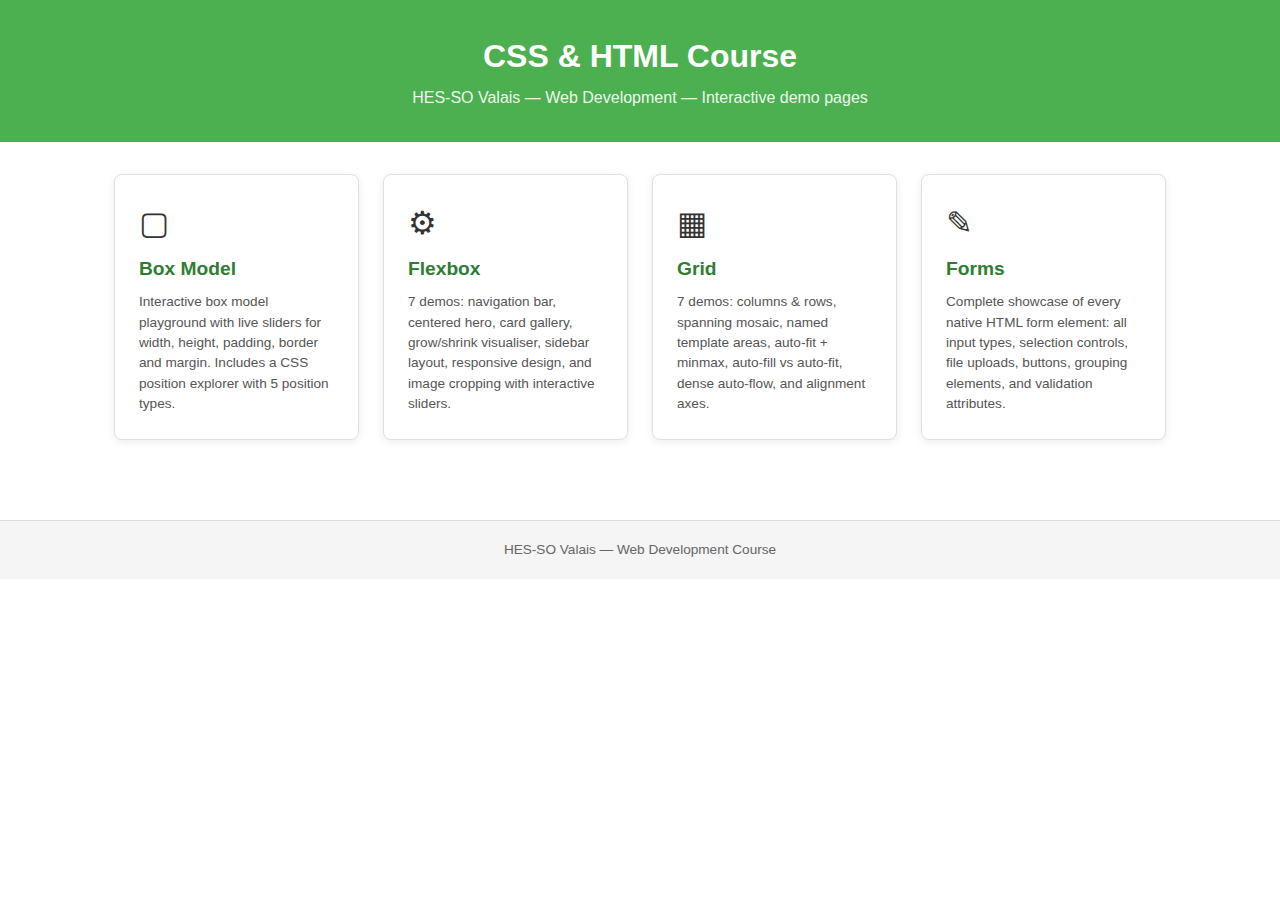
<file: index.html>
<!DOCTYPE html>
<html lang="en">
<head>
    <meta charset="utf-8">
    <meta name="viewport" content="width=device-width">
    <title>CSS &amp; HTML Course – HES-SO Valais</title>
    <link rel="stylesheet" href="css/reset.css">
    <link rel="stylesheet" href="css/variables.css">
    <link rel="stylesheet" href="css/layout.css">
    <link rel="stylesheet" href="css/typography.css">
    <link rel="stylesheet" href="css/forms.css">
    <link rel="stylesheet" href="css/components.css">
    <link rel="stylesheet" href="css/responsive.css">
</head>
<body>

    <!-- ====================================================
         Page header
    ===================================================== -->
    <header class="page-header">
        <h1>CSS &amp; HTML Course</h1>
        <p>HES-SO Valais &mdash; Web Development &mdash; Interactive demo pages</p>
    </header>

    <main class="page-main">

        <div class="hub-grid">

            <a class="hub-card" href="boxmodel.html">
                <span class="hub-card__icon">&#9634;</span>
                <h2 class="hub-card__title">Box Model</h2>
                <p class="hub-card__desc">
                    Interactive box model playground with live sliders for width, height, padding,
                    border and margin. Includes a CSS position explorer with 5 position types.
                </p>
            </a>

            <a class="hub-card" href="flexbox.html">
                <span class="hub-card__icon">&#9881;</span>
                <h2 class="hub-card__title">Flexbox</h2>
                <p class="hub-card__desc">
                    7 demos: navigation bar, centered hero, card gallery, grow/shrink visualiser,
                    sidebar layout, responsive design, and image cropping with interactive sliders.
                </p>
            </a>

            <a class="hub-card" href="grid.html">
                <span class="hub-card__icon">&#9638;</span>
                <h2 class="hub-card__title">Grid</h2>
                <p class="hub-card__desc">
                    7 demos: columns &amp; rows, spanning mosaic, named template areas, auto-fit + minmax,
                    auto-fill vs auto-fit, dense auto-flow, and alignment axes.
                </p>
            </a>

            <a class="hub-card" href="forms.html">
                <span class="hub-card__icon">&#9998;</span>
                <h2 class="hub-card__title">Forms</h2>
                <p class="hub-card__desc">
                    Complete showcase of every native HTML form element: all input types, selection
                    controls, file uploads, buttons, grouping elements, and validation attributes.
                </p>
            </a>

        </div>

    </main>

    <!-- ====================================================
         Page footer
    ===================================================== -->
    <footer class="page-footer">
        <p>
            HES-SO Valais &mdash; Web Development Course
        </p>
    </footer>

</body>
</html>
</file>
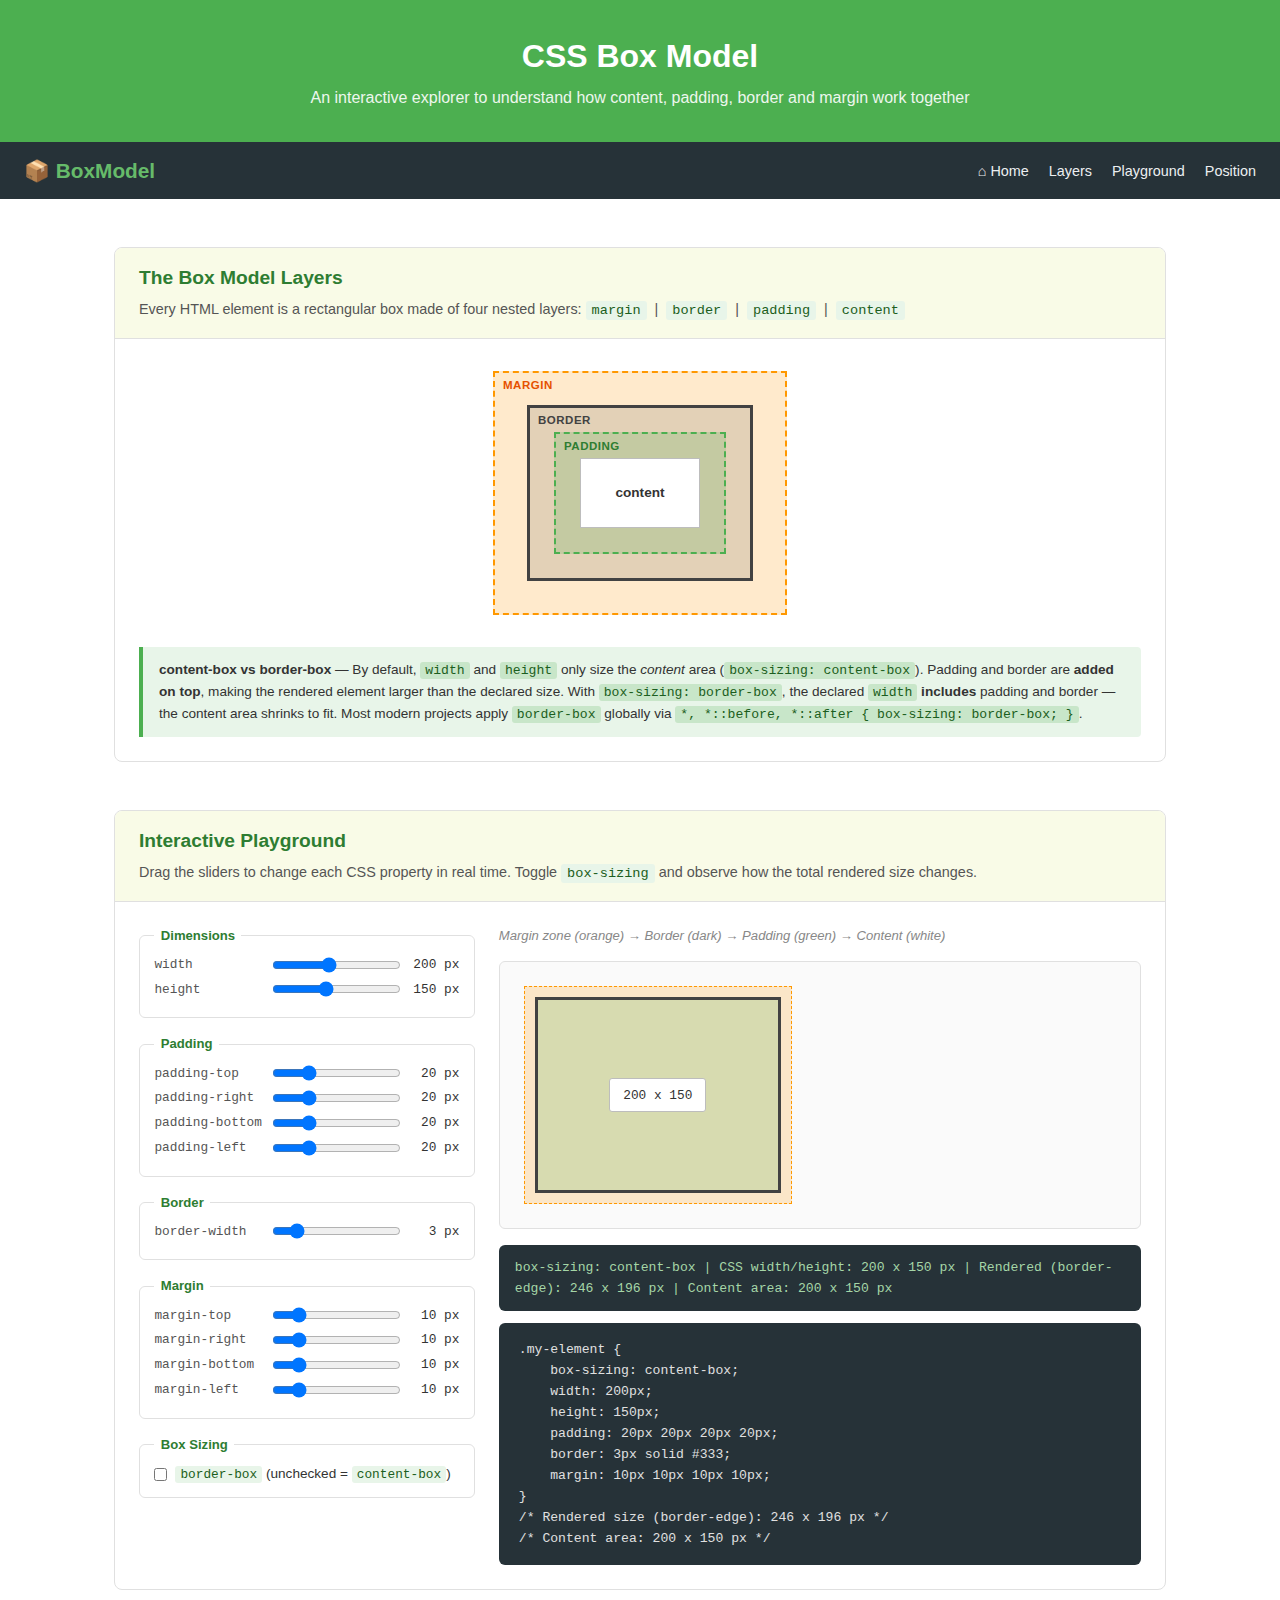
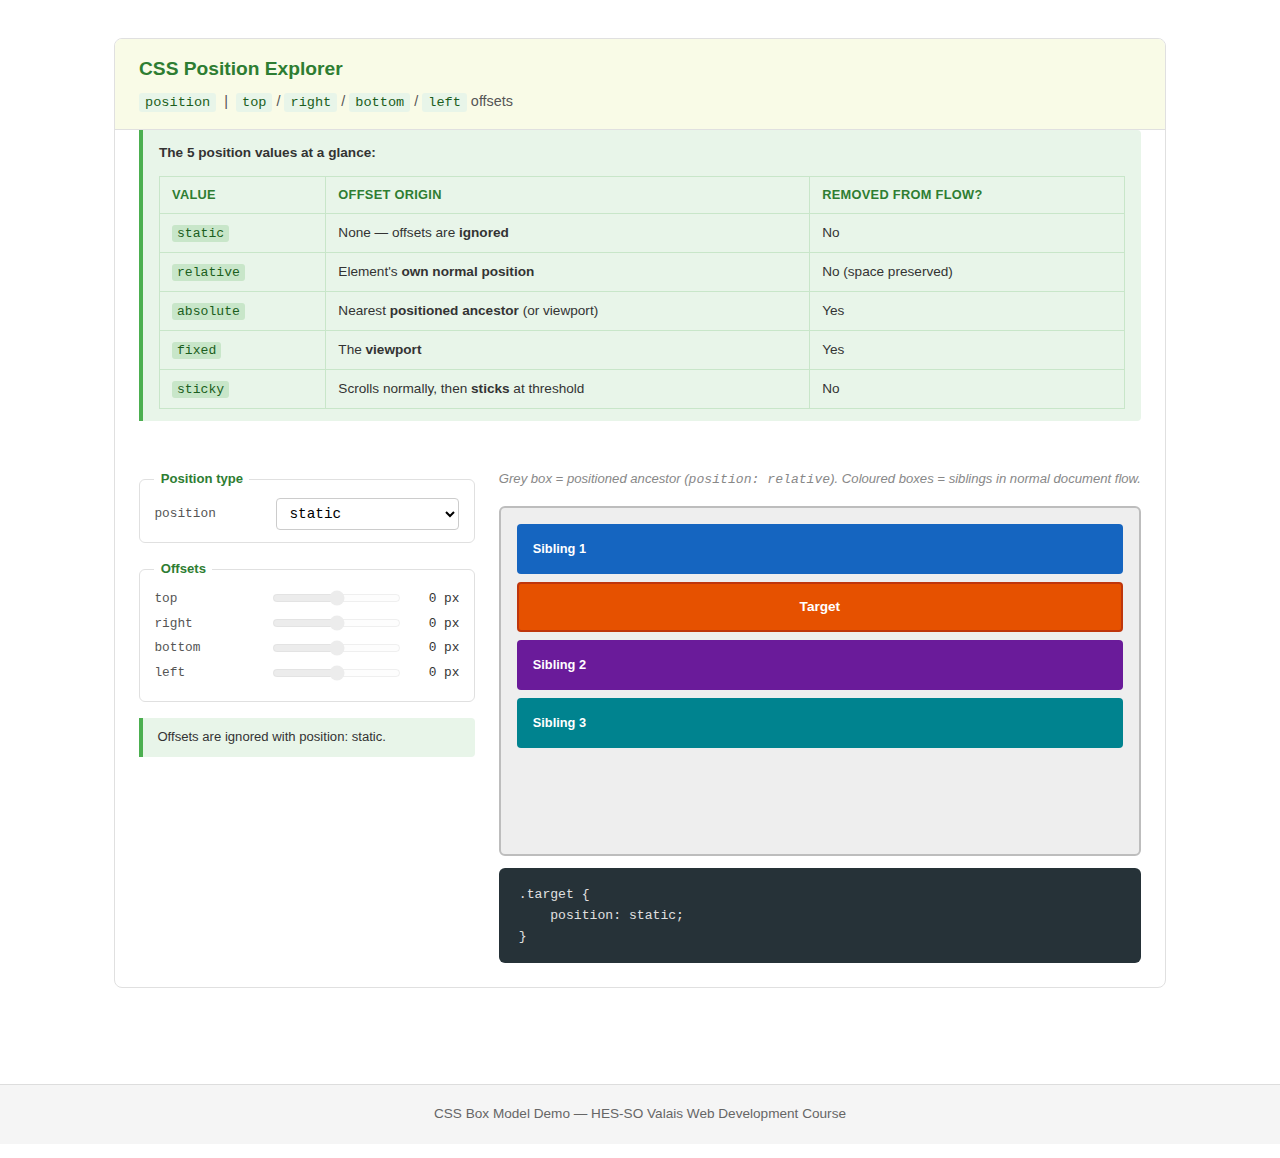
<file: boxmodel.html>
<!DOCTYPE html>
<html lang="en">
<head>
    <meta charset="utf-8">
    <meta name="viewport" content="width=device-width">
    <title>CSS Box Model – Interactive Explorer</title>
    <link rel="stylesheet" href="css/reset.css">
    <link rel="stylesheet" href="css/variables.css">
    <link rel="stylesheet" href="css/layout.css">
    <link rel="stylesheet" href="css/typography.css">
    <link rel="stylesheet" href="css/forms.css">
    <link rel="stylesheet" href="css/components.css">
    <link rel="stylesheet" href="css/responsive.css">
</head>
<body>

    <!-- ====================================================
         Page header
    ===================================================== -->
    <header class="page-header">
        <h1>CSS Box Model</h1>
        <p>An interactive explorer to understand how content, padding, border and margin work together</p>
    </header>

    <!-- ====================================================
         Site navigation
    ===================================================== -->
    <nav class="grid-nav" aria-label="Section navigation">
        <span class="grid-nav__logo">📦 BoxModel</span>
        <ul class="grid-nav__links" role="list">
            <li><a class="grid-nav__link" href="index.html">&#8962; Home</a></li>
            <li><a class="grid-nav__link" href="#demo-layers">Layers</a></li>
            <li><a class="grid-nav__link" href="#demo-playground">Playground</a></li>
            <li><a class="grid-nav__link" href="#demo-position">Position</a></li>
        </ul>
    </nav>

    <main class="page-main">

        <!-- ================================================
             Section 1 – Theory: the four layers
        ================================================= -->
        <section id="demo-layers" class="demo-section">
            <div class="demo-label">
                <h2>The Box Model Layers</h2>
                <p>
                    Every HTML element is a rectangular box made of four nested layers:
                    <code>margin</code> &nbsp;|&nbsp;
                    <code>border</code> &nbsp;|&nbsp;
                    <code>padding</code> &nbsp;|&nbsp;
                    <code>content</code>
                </p>
            </div>

            <!-- Static CSS-only diagram -->
            <div class="bm-diagram-wrapper">
                <div class="bm-diagram">
                    <span class="bm-diagram__tag">margin</span>
                    <div class="bm-diagram__layer--border">
                        <span class="bm-diagram__tag">border</span>
                        <div class="bm-diagram__layer--padding">
                            <span class="bm-diagram__tag">padding</span>
                            <div class="bm-diagram__layer--content">
                                content
                            </div>
                        </div>
                    </div>
                </div>
            </div>

            <!-- Why box -->
            <div class="demo-why">
                <strong>content-box vs border-box</strong> &mdash;
                By default, <code>width</code> and <code>height</code> only size the
                <em>content</em> area (<code>box-sizing: content-box</code>).
                Padding and border are <strong>added on top</strong>, making the rendered
                element larger than the declared size.
                With <code>box-sizing: border-box</code>, the declared <code>width</code>
                <strong>includes</strong> padding and border &mdash; the content area shrinks
                to fit. Most modern projects apply <code>border-box</code> globally via
                <code>*, *::before, *::after { box-sizing: border-box; }</code>.
            </div>
        </section>

        <!-- ================================================
             Section 2 – Interactive playground
        ================================================= -->
        <section id="demo-playground" class="demo-section">
            <div class="demo-label">
                <h2>Interactive Playground</h2>
                <p>
                    Drag the sliders to change each CSS property in real time.
                    Toggle <code>box-sizing</code> and observe how the total rendered size changes.
                </p>
            </div>

            <div class="bm-playground">

                <!-- ── Controls panel ──────────────────────── -->
                <div class="bm-controls">

                    <!-- Dimensions -->
                    <fieldset class="bm-controls__fieldset">
                        <legend>Dimensions</legend>
                        <label class="bm-controls__group">
                            <span class="bm-controls__name">width</span>
                            <input type="range" id="bm-width" min="50" max="400" value="200">
                            <output id="bm-width-val">200 px</output>
                        </label>
                        <label class="bm-controls__group">
                            <span class="bm-controls__name">height</span>
                            <input type="range" id="bm-height" min="50" max="300" value="150">
                            <output id="bm-height-val">150 px</output>
                        </label>
                    </fieldset>

                    <!-- Padding -->
                    <fieldset class="bm-controls__fieldset">
                        <legend>Padding</legend>
                        <label class="bm-controls__group">
                            <span class="bm-controls__name">padding-top</span>
                            <input type="range" id="bm-pt" min="0" max="80" value="20">
                            <output id="bm-pt-val">20 px</output>
                        </label>
                        <label class="bm-controls__group">
                            <span class="bm-controls__name">padding-right</span>
                            <input type="range" id="bm-pr" min="0" max="80" value="20">
                            <output id="bm-pr-val">20 px</output>
                        </label>
                        <label class="bm-controls__group">
                            <span class="bm-controls__name">padding-bottom</span>
                            <input type="range" id="bm-pb" min="0" max="80" value="20">
                            <output id="bm-pb-val">20 px</output>
                        </label>
                        <label class="bm-controls__group">
                            <span class="bm-controls__name">padding-left</span>
                            <input type="range" id="bm-pl" min="0" max="80" value="20">
                            <output id="bm-pl-val">20 px</output>
                        </label>
                    </fieldset>

                    <!-- Border -->
                    <fieldset class="bm-controls__fieldset">
                        <legend>Border</legend>
                        <label class="bm-controls__group">
                            <span class="bm-controls__name">border-width</span>
                            <input type="range" id="bm-bw" min="0" max="20" value="3">
                            <output id="bm-bw-val">3 px</output>
                        </label>
                    </fieldset>

                    <!-- Margin -->
                    <fieldset class="bm-controls__fieldset">
                        <legend>Margin</legend>
                        <label class="bm-controls__group">
                            <span class="bm-controls__name">margin-top</span>
                            <input type="range" id="bm-mt" min="0" max="60" value="10">
                            <output id="bm-mt-val">10 px</output>
                        </label>
                        <label class="bm-controls__group">
                            <span class="bm-controls__name">margin-right</span>
                            <input type="range" id="bm-mr" min="0" max="60" value="10">
                            <output id="bm-mr-val">10 px</output>
                        </label>
                        <label class="bm-controls__group">
                            <span class="bm-controls__name">margin-bottom</span>
                            <input type="range" id="bm-mb" min="0" max="60" value="10">
                            <output id="bm-mb-val">10 px</output>
                        </label>
                        <label class="bm-controls__group">
                            <span class="bm-controls__name">margin-left</span>
                            <input type="range" id="bm-ml" min="0" max="60" value="10">
                            <output id="bm-ml-val">10 px</output>
                        </label>
                    </fieldset>

                    <!-- Box-sizing toggle -->
                    <fieldset class="bm-controls__fieldset">
                        <legend>Box Sizing</legend>
                        <label class="bm-controls__checkbox">
                            <input type="checkbox" id="bm-border-box">
                            <span><code>border-box</code> (unchecked = <code>content-box</code>)</span>
                        </label>
                    </fieldset>
                </div>

                <!-- ── Live preview ────────────────────────── -->
                <div class="bm-preview">
                    <p class="bm-preview__hint">Margin zone (orange) &rarr; Border (dark) &rarr; Padding (green) &rarr; Content (white)</p>

                    <div class="bm-preview__stage">
                        <!-- Orange wrapper visualises the margin area -->
                        <div class="bm-margin-zone" id="bm-margin-zone">
                            <div class="bm-target" id="bm-target">
                                <span class="bm-target__label" id="bm-content-label">content</span>
                            </div>
                        </div>
                    </div>

                    <!-- Readout -->
                    <div class="bm-readout" id="bm-readout">
                        <!-- filled by JS -->
                    </div>

                    <!-- Live CSS code -->
                    <pre class="bm-code"><code id="bm-code-output">/* move a slider… */</code></pre>
                </div>

            </div>
        </section>

        <!-- ================================================
             Section 3 – CSS Position Explorer
             Demonstrates: position values + top/right/bottom/left offsets
        ================================================= -->
        <section id="demo-position" class="demo-section">
            <div class="demo-label">
                <h2>CSS Position Explorer</h2>
                <p>
                    <code>position</code> &nbsp;|&nbsp;
                    <code>top</code> / <code>right</code> / <code>bottom</code> / <code>left</code> offsets
                </p>
            </div>

            <!-- Theory: the 5 position values -->
            <div class="demo-why">
                <strong>The 5 position values at a glance:</strong>
                <table class="pos-theory-table">
                    <thead>
                        <tr>
                            <th>Value</th>
                            <th>Offset origin</th>
                            <th>Removed from flow?</th>
                        </tr>
                    </thead>
                    <tbody>
                        <tr>
                            <td><code>static</code></td>
                            <td>None &mdash; offsets are <strong>ignored</strong></td>
                            <td>No</td>
                        </tr>
                        <tr>
                            <td><code>relative</code></td>
                            <td>Element's <strong>own normal position</strong></td>
                            <td>No (space preserved)</td>
                        </tr>
                        <tr>
                            <td><code>absolute</code></td>
                            <td>Nearest <strong>positioned ancestor</strong> (or viewport)</td>
                            <td>Yes</td>
                        </tr>
                        <tr>
                            <td><code>fixed</code></td>
                            <td>The <strong>viewport</strong></td>
                            <td>Yes</td>
                        </tr>
                        <tr>
                            <td><code>sticky</code></td>
                            <td>Scrolls normally, then <strong>sticks</strong> at threshold</td>
                            <td>No</td>
                        </tr>
                    </tbody>
                </table>
            </div>

            <div class="pos-playground">

                <!-- ── Controls ────────────────────────────── -->
                <div class="pos-controls">

                    <!-- Position type selector -->
                    <fieldset class="bm-controls__fieldset">
                        <legend>Position type</legend>
                        <label class="pos-controls__select-label">
                            <span class="bm-controls__name">position</span>
                            <select id="pos-type" class="pos-controls__select">
                                <option value="static" selected>static</option>
                                <option value="relative">relative</option>
                                <option value="absolute">absolute</option>
                                <option value="fixed">fixed</option>
                                <option value="sticky">sticky</option>
                            </select>
                        </label>
                    </fieldset>

                    <!-- Offset sliders -->
                    <fieldset class="bm-controls__fieldset" id="pos-offsets-fieldset">
                        <legend>Offsets</legend>
                        <label class="bm-controls__group">
                            <span class="bm-controls__name">top</span>
                            <input type="range" id="pos-top" min="-200" max="200" value="0">
                            <output id="pos-top-val">0 px</output>
                        </label>
                        <label class="bm-controls__group">
                            <span class="bm-controls__name">right</span>
                            <input type="range" id="pos-right" min="-200" max="200" value="0">
                            <output id="pos-right-val">0 px</output>
                        </label>
                        <label class="bm-controls__group">
                            <span class="bm-controls__name">bottom</span>
                            <input type="range" id="pos-bottom" min="-200" max="200" value="0">
                            <output id="pos-bottom-val">0 px</output>
                        </label>
                        <label class="bm-controls__group">
                            <span class="bm-controls__name">left</span>
                            <input type="range" id="pos-left" min="-200" max="200" value="0">
                            <output id="pos-left-val">0 px</output>
                        </label>
                    </fieldset>

                    <!-- Origin info -->
                    <div class="pos-origin-info" id="pos-origin-info">
                        Offsets are ignored with <code>position: static</code>.
                    </div>
                </div>

                <!-- ── Live preview ────────────────────────── -->
                <div class="pos-preview">
                    <p class="bm-preview__hint">
                        Grey box = positioned ancestor (<code>position: relative</code>).
                        Coloured boxes = siblings in normal document flow.
                    </p>

                    <div class="pos-container" id="pos-container">
                        <!-- Origin marker (dashed crosshair at container 0,0) -->
                        <div class="pos-origin-marker" id="pos-origin-marker">
                            <span class="pos-origin-marker__label">origin</span>
                        </div>

                        <div class="pos-sibling pos-sibling--1">Sibling 1</div>
                        <div class="pos-target" id="pos-target">Target</div>
                        <div class="pos-sibling pos-sibling--2">Sibling 2</div>
                        <div class="pos-sibling pos-sibling--3">Sibling 3</div>

                        <!-- Extra tall content for sticky scrolling demo -->
                        <div class="pos-scroll-filler" id="pos-scroll-filler">
                            <p>Scroll down inside this container to see <code>sticky</code> in action&hellip;</p>
                            <div class="pos-scroll-filler__spacer"></div>
                            <p>End of scrollable area.</p>
                        </div>
                    </div>

                    <!-- Warning note for fixed/sticky -->
                    <p class="pos-note" id="pos-note"></p>

                    <!-- Live CSS code -->
                    <pre class="bm-code"><code id="pos-code-output">/* choose a position type… */</code></pre>
                </div>

            </div>
        </section>

    </main>

    <!-- ====================================================
         Page footer
    ===================================================== -->
    <footer class="page-footer">
        <p>
            CSS Box Model Demo &mdash; HES-SO Valais Web Development Course
        </p>
    </footer>

    <!-- ====================================================
         JavaScript – Interactive box model sliders
    ===================================================== -->
    <script>
    (function () {

        /* ── Slider references ───────────────────────── */
        var w   = document.getElementById('bm-width');
        var h   = document.getElementById('bm-height');
        var pt  = document.getElementById('bm-pt');
        var pr  = document.getElementById('bm-pr');
        var pb  = document.getElementById('bm-pb');
        var pl  = document.getElementById('bm-pl');
        var bw  = document.getElementById('bm-bw');
        var mt  = document.getElementById('bm-mt');
        var mr  = document.getElementById('bm-mr');
        var mb  = document.getElementById('bm-mb');
        var ml  = document.getElementById('bm-ml');
        var bb  = document.getElementById('bm-border-box');

        /* ── Output references ───────────────────────── */
        var wVal  = document.getElementById('bm-width-val');
        var hVal  = document.getElementById('bm-height-val');
        var ptVal = document.getElementById('bm-pt-val');
        var prVal = document.getElementById('bm-pr-val');
        var pbVal = document.getElementById('bm-pb-val');
        var plVal = document.getElementById('bm-pl-val');
        var bwVal = document.getElementById('bm-bw-val');
        var mtVal = document.getElementById('bm-mt-val');
        var mrVal = document.getElementById('bm-mr-val');
        var mbVal = document.getElementById('bm-mb-val');
        var mlVal = document.getElementById('bm-ml-val');

        /* ── Target elements ─────────────────────────── */
        var target      = document.getElementById('bm-target');
        var marginZone  = document.getElementById('bm-margin-zone');
        var readout     = document.getElementById('bm-readout');
        var codeOutput  = document.getElementById('bm-code-output');
        var contentLabel = document.getElementById('bm-content-label');

        /* ── All sliders in one array for event binding ── */
        var sliders = [w, h, pt, pr, pb, pl, bw, mt, mr, mb, ml];

        /* ── Main update function ────────────────────── */
        function update() {
            /* Read values as numbers */
            var vw  = Number(w.value);
            var vh  = Number(h.value);
            var vpt = Number(pt.value);
            var vpr = Number(pr.value);
            var vpb = Number(pb.value);
            var vpl = Number(pl.value);
            var vbw = Number(bw.value);
            var vmt = Number(mt.value);
            var vmr = Number(mr.value);
            var vmb = Number(mb.value);
            var vml = Number(ml.value);
            var isBorderBox = bb.checked;

            /* Update output labels */
            wVal.textContent  = vw  + ' px';
            hVal.textContent  = vh  + ' px';
            ptVal.textContent = vpt + ' px';
            prVal.textContent = vpr + ' px';
            pbVal.textContent = vpb + ' px';
            plVal.textContent = vpl + ' px';
            bwVal.textContent = vbw + ' px';
            mtVal.textContent = vmt + ' px';
            mrVal.textContent = vmr + ' px';
            mbVal.textContent = vmb + ' px';
            mlVal.textContent = vml + ' px';

            /* Apply styles to the target div */
            var boxSizing = isBorderBox ? 'border-box' : 'content-box';
            target.style.boxSizing    = boxSizing;
            target.style.width        = vw  + 'px';
            target.style.height       = vh  + 'px';
            target.style.paddingTop   = vpt + 'px';
            target.style.paddingRight = vpr + 'px';
            target.style.paddingBottom = vpb + 'px';
            target.style.paddingLeft  = vpl + 'px';
            target.style.borderWidth  = vbw + 'px';

            /* Apply margin to the margin-zone wrapper (so the orange shows) */
            marginZone.style.paddingTop    = vmt + 'px';
            marginZone.style.paddingRight  = vmr + 'px';
            marginZone.style.paddingBottom = vmb + 'px';
            marginZone.style.paddingLeft   = vml + 'px';

            /* Compute total rendered size */
            var totalW, totalH;
            if (isBorderBox) {
                /* border-box: declared width includes padding + border */
                totalW = vw;
                totalH = vh;
            } else {
                /* content-box: padding + border are added outside */
                totalW = vw + vpl + vpr + (vbw * 2);
                totalH = vh + vpt + vpb + (vbw * 2);
            }

            /* Compute content area for display */
            var contentW, contentH;
            if (isBorderBox) {
                contentW = Math.max(0, vw - vpl - vpr - (vbw * 2));
                contentH = Math.max(0, vh - vpt - vpb - (vbw * 2));
            } else {
                contentW = vw;
                contentH = vh;
            }

            contentLabel.textContent = contentW + ' x ' + contentH;

            /* Readout */
            readout.textContent =
                'box-sizing: ' + boxSizing +
                '  |  CSS width/height: ' + vw + ' x ' + vh + ' px' +
                '  |  Rendered (border-edge): ' + totalW + ' x ' + totalH + ' px' +
                '  |  Content area: ' + contentW + ' x ' + contentH + ' px';

            /* Live CSS code */
            codeOutput.textContent =
                '.my-element {\n' +
                '    box-sizing: ' + boxSizing + ';\n' +
                '    width: '  + vw  + 'px;\n' +
                '    height: ' + vh  + 'px;\n' +
                '    padding: ' + vpt + 'px ' + vpr + 'px ' + vpb + 'px ' + vpl + 'px;\n' +
                '    border: '  + vbw + 'px solid #333;\n' +
                '    margin: '  + vmt + 'px ' + vmr + 'px ' + vmb + 'px ' + vml + 'px;\n' +
                '}\n' +
                '/* Rendered size (border-edge): ' + totalW + ' x ' + totalH + ' px */\n' +
                '/* Content area: ' + contentW + ' x ' + contentH + ' px */';
        }

        /* ── Event binding ───────────────────────────── */
        sliders.forEach(function (slider) {
            slider.addEventListener('input', update);
        });
        bb.addEventListener('change', update);

        /* ── Initial render ──────────────────────────── */
        update();

    })();
    </script>

    <!-- ====================================================
         JavaScript – CSS Position Explorer
    ===================================================== -->
    <script>
    (function () {

        /* ── References ──────────────────────────────── */
        var posType    = document.getElementById('pos-type');
        var topSlider  = document.getElementById('pos-top');
        var rightSlider = document.getElementById('pos-right');
        var bottomSlider = document.getElementById('pos-bottom');
        var leftSlider  = document.getElementById('pos-left');
        var topVal     = document.getElementById('pos-top-val');
        var rightVal   = document.getElementById('pos-right-val');
        var bottomVal  = document.getElementById('pos-bottom-val');
        var leftVal    = document.getElementById('pos-left-val');
        var target     = document.getElementById('pos-target');
        var container  = document.getElementById('pos-container');
        var originInfo = document.getElementById('pos-origin-info');
        var originMark = document.getElementById('pos-origin-marker');
        var codeOutput = document.getElementById('pos-code-output');
        var noteEl     = document.getElementById('pos-note');
        var filler     = document.getElementById('pos-scroll-filler');

        var sliders = [topSlider, rightSlider, bottomSlider, leftSlider];
        var outputs = [topVal, rightVal, bottomVal, leftVal];

        /* ── Origin messages per position value ──────── */
        var origins = {
            'static':   'Offsets are ignored with position: static.',
            'relative': 'Origin: element\'s own normal position in the document flow.',
            'absolute': 'Origin: the grey container (nearest positioned ancestor with position: relative).',
            'fixed':    'Origin: the browser viewport (element leaves the flow entirely).',
            'sticky':   'Sticks when reaching the offset threshold during scroll inside the container.'
        };

        /* ── Main update function ────────────────────── */
        function updatePosition() {
            var type = posType.value;
            var vt = Number(topSlider.value);
            var vr = Number(rightSlider.value);
            var vb = Number(bottomSlider.value);
            var vl = Number(leftSlider.value);

            /* Update output labels */
            topVal.textContent    = vt + ' px';
            rightVal.textContent  = vr + ' px';
            bottomVal.textContent = vb + ' px';
            leftVal.textContent   = vl + ' px';

            /* Update origin info */
            originInfo.textContent = origins[type] || '';

            /* ── Slider enable/disable logic ─────────── */
            var allDisabled = (type === 'static');
            var stickyMode  = (type === 'sticky');

            sliders.forEach(function (s, i) {
                /* For sticky: only top is useful */
                if (stickyMode) {
                    s.disabled = (i !== 0); /* index 0 = top */
                } else {
                    s.disabled = allDisabled;
                }
            });

            /* ── Apply position to target ────────────── */
            /* For fixed: use absolute as visual approximation inside container */
            var appliedType = (type === 'fixed') ? 'absolute' : type;
            target.style.position = appliedType;

            if (type === 'static') {
                target.style.top    = 'auto';
                target.style.right  = 'auto';
                target.style.bottom = 'auto';
                target.style.left   = 'auto';
            } else if (type === 'sticky') {
                target.style.top    = vt + 'px';
                target.style.right  = 'auto';
                target.style.bottom = 'auto';
                target.style.left   = 'auto';
            } else {
                target.style.top    = vt + 'px';
                target.style.right  = vr + 'px';
                target.style.bottom = vb + 'px';
                target.style.left   = vl + 'px';
            }

            /* ── Origin marker visibility ────────────── */
            var showMarker = (type === 'absolute' || type === 'fixed');
            originMark.style.display = showMarker ? 'block' : 'none';

            /* ── Scroll filler for sticky demo ───────── */
            if (type === 'sticky') {
                container.style.overflow = 'auto';
                container.style.maxHeight = '350px';
                filler.style.display = 'block';
            } else {
                container.style.overflow = 'visible';
                container.style.maxHeight = 'none';
                filler.style.display = 'none';
            }

            /* ── Note for fixed ──────────────────────── */
            if (type === 'fixed') {
                noteEl.textContent = 'Note: In a real page, position: fixed positions the element relative to the viewport. Here we approximate it with absolute inside the container for demo purposes.';
                noteEl.style.display = 'block';
            } else if (type === 'sticky') {
                noteEl.textContent = 'Tip: Scroll inside the grey container above to see the Target stick at the top offset.';
                noteEl.style.display = 'block';
            } else {
                noteEl.style.display = 'none';
            }

            /* ── Live CSS code ───────────────────────── */
            var code = '.target {\n    position: ' + type + ';';
            if (type !== 'static') {
                if (type === 'sticky') {
                    code += '\n    top: ' + vt + 'px;';
                } else {
                    code += '\n    top: '    + vt + 'px;';
                    code += '\n    right: '  + vr + 'px;';
                    code += '\n    bottom: ' + vb + 'px;';
                    code += '\n    left: '   + vl + 'px;';
                }
            }
            code += '\n}';

            if (type === 'absolute' || type === 'fixed') {
                code += '\n\n/* The positioned ancestor needs: */\n.container {\n    position: relative;\n}';
            }

            codeOutput.textContent = code;
        }

        /* ── Event binding ───────────────────────────── */
        posType.addEventListener('change', updatePosition);
        sliders.forEach(function (s) {
            s.addEventListener('input', updatePosition);
        });

        /* ── Initial render ──────────────────────────── */
        updatePosition();

    })();
    </script>

</body>
</html>
</file>
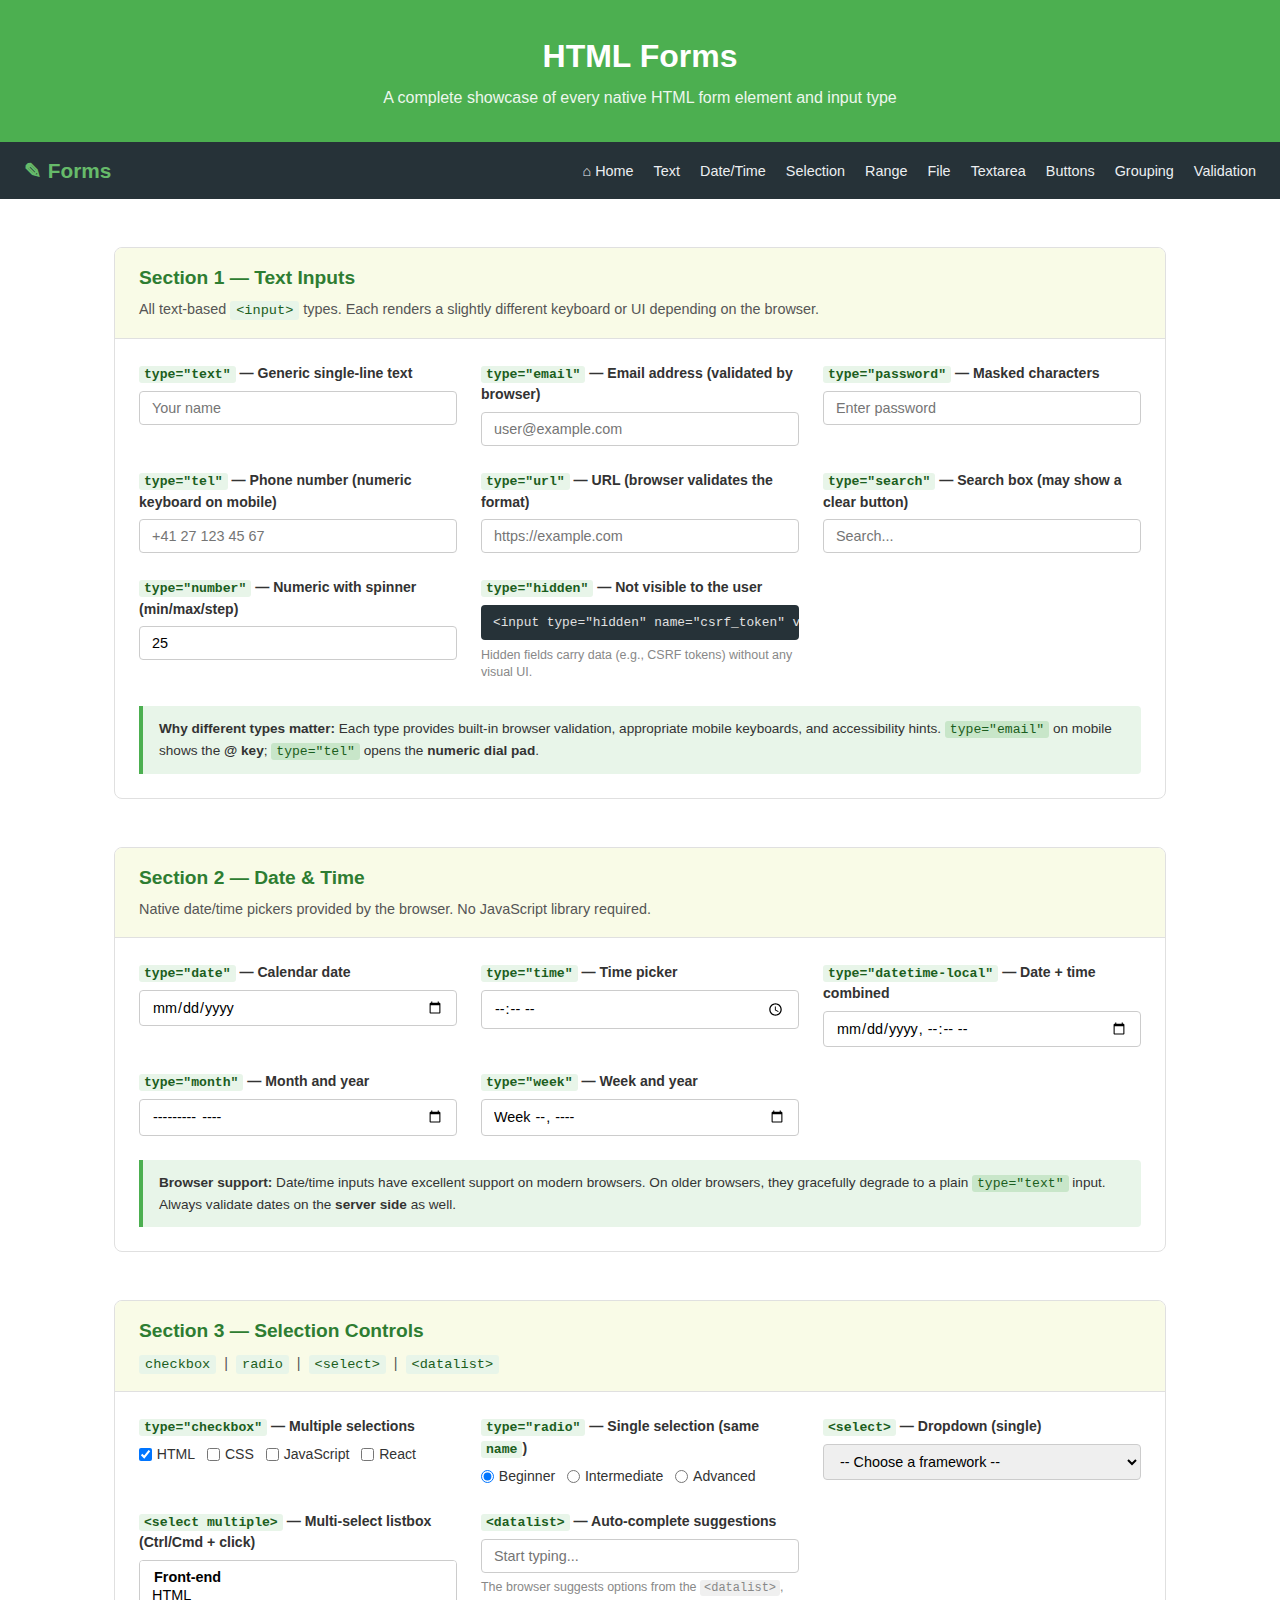
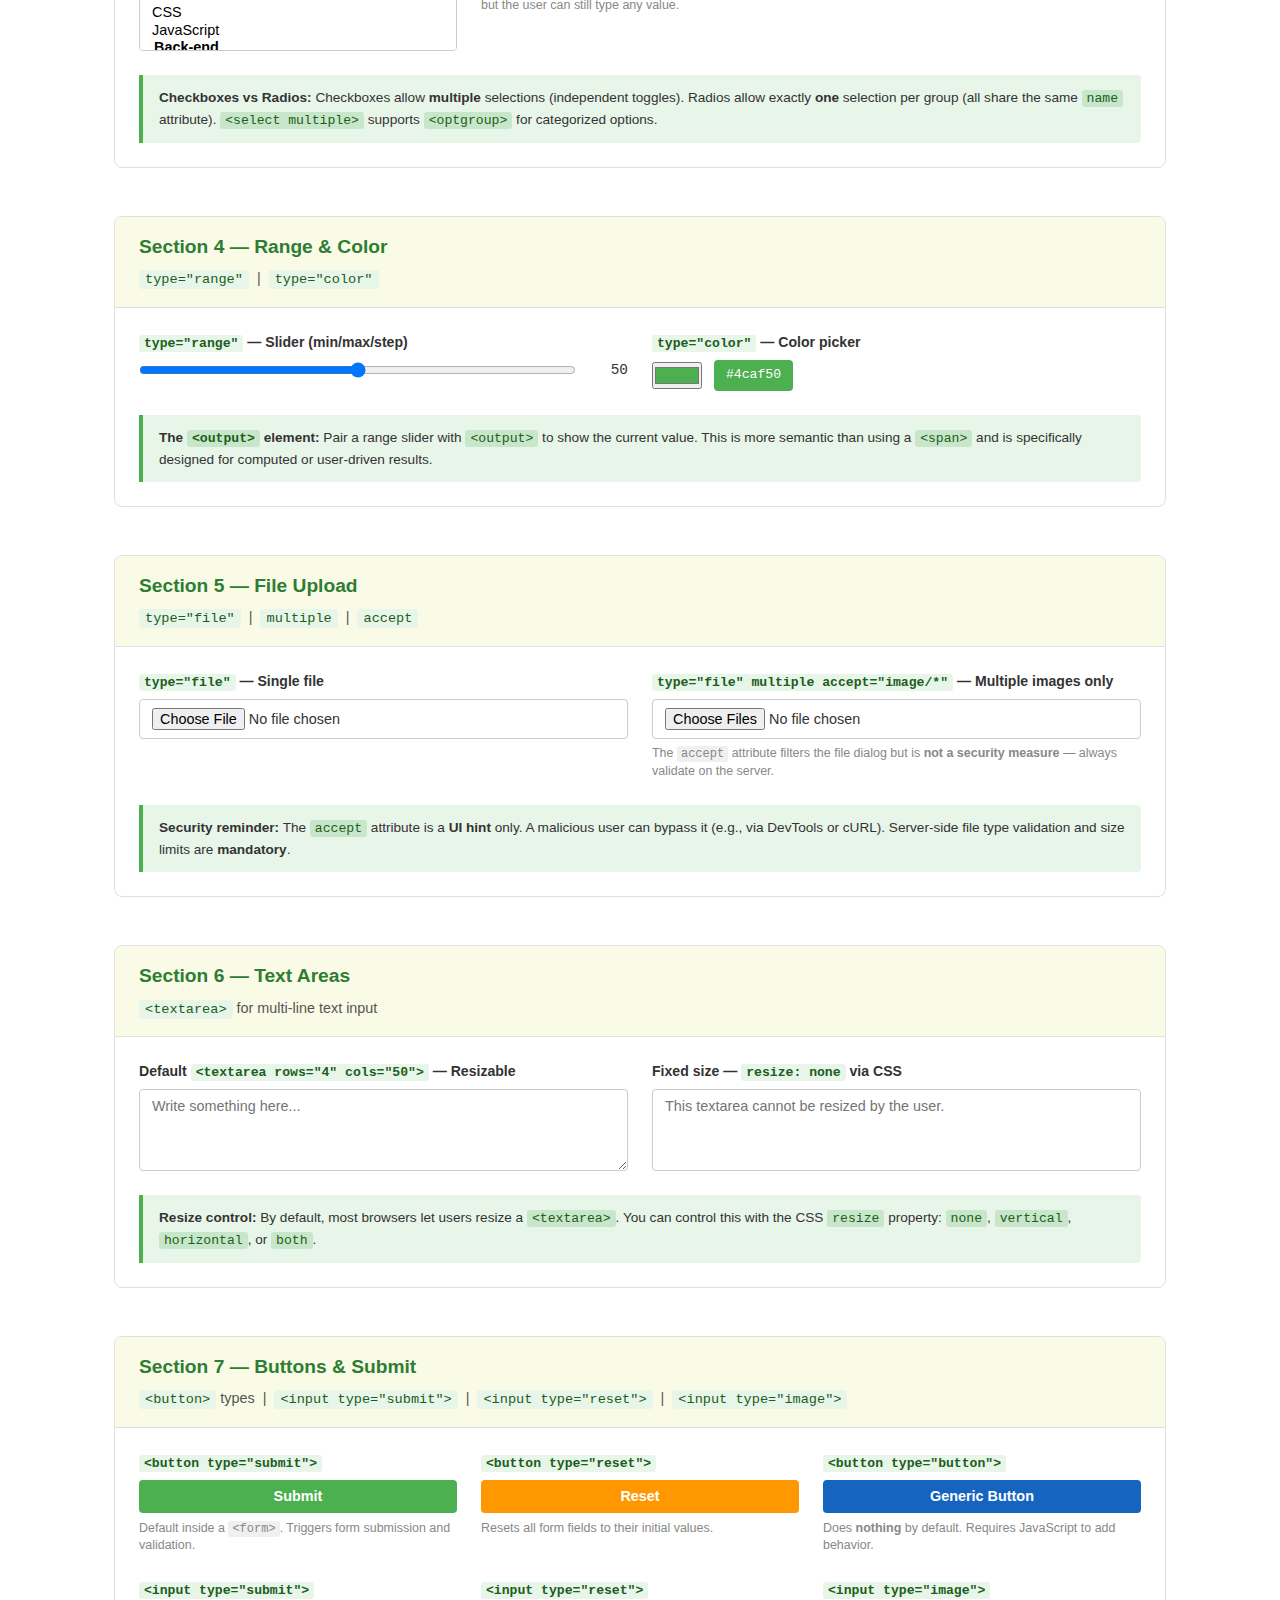
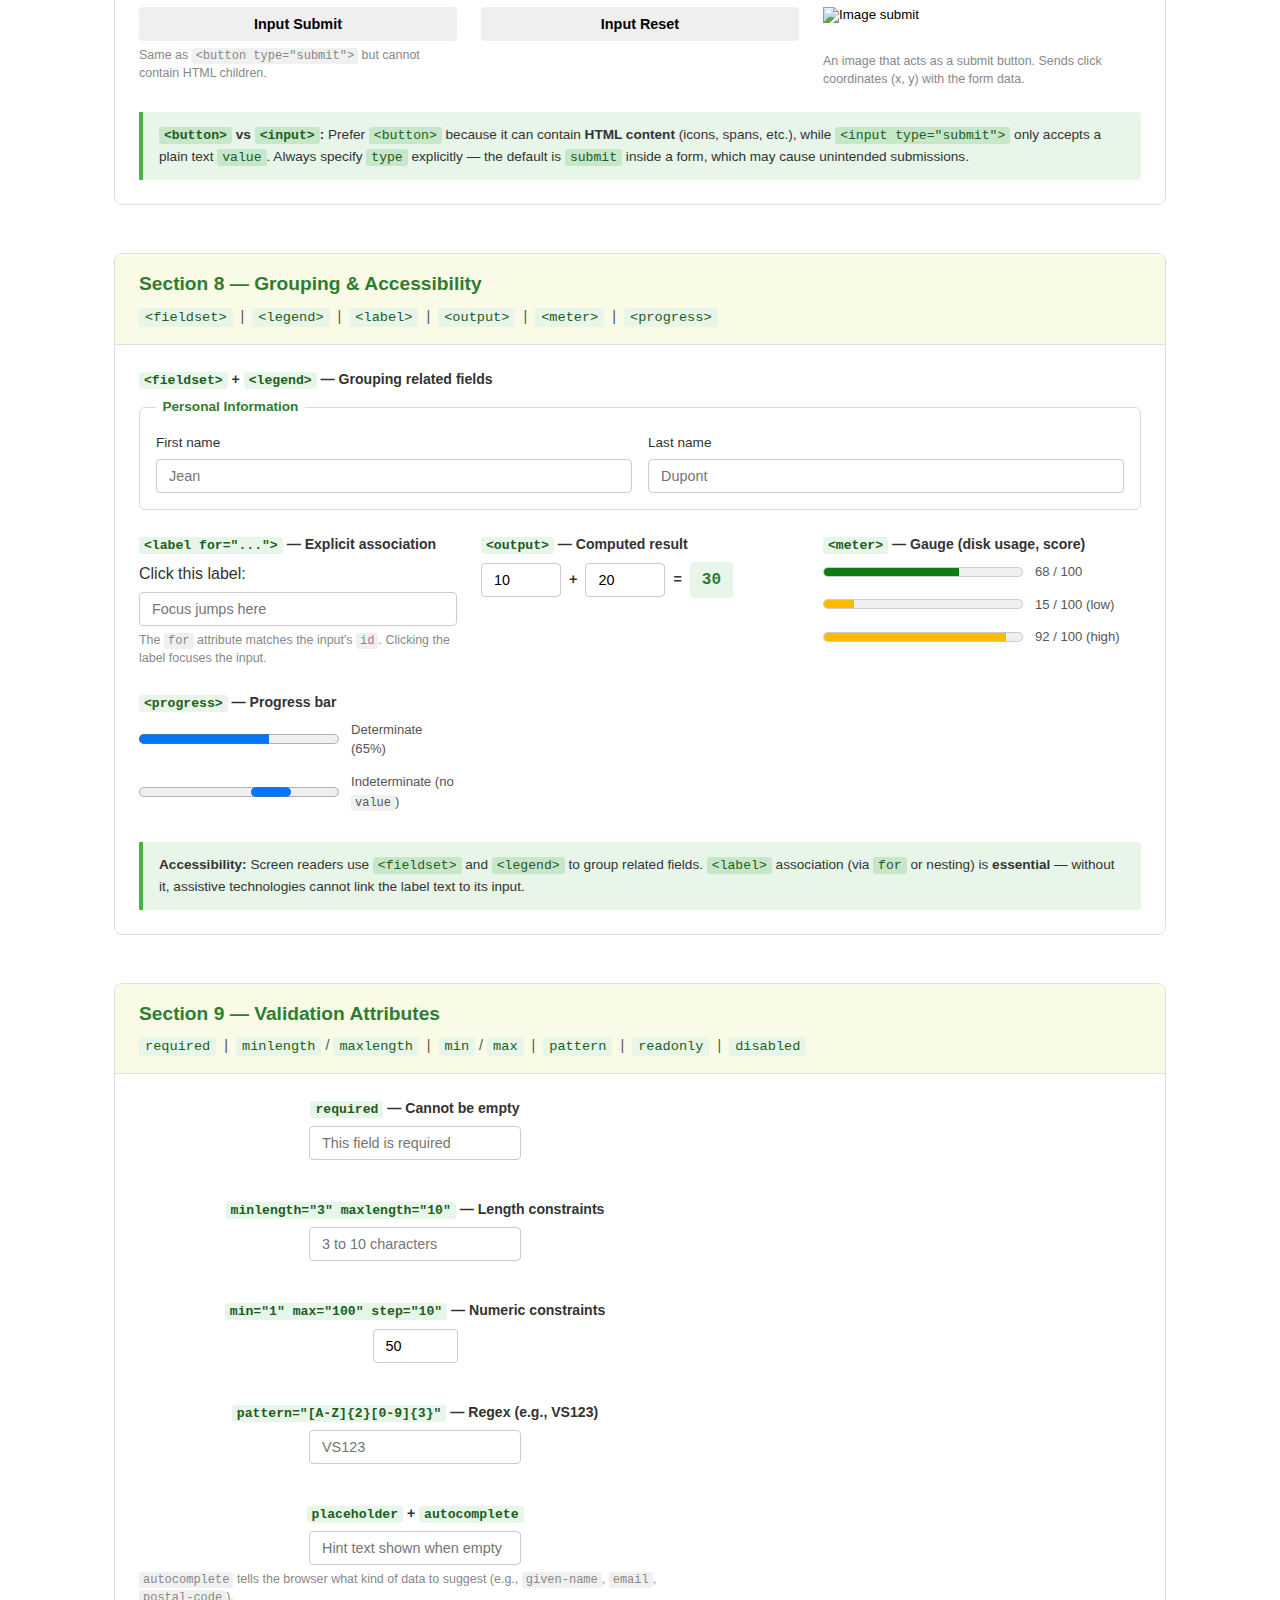
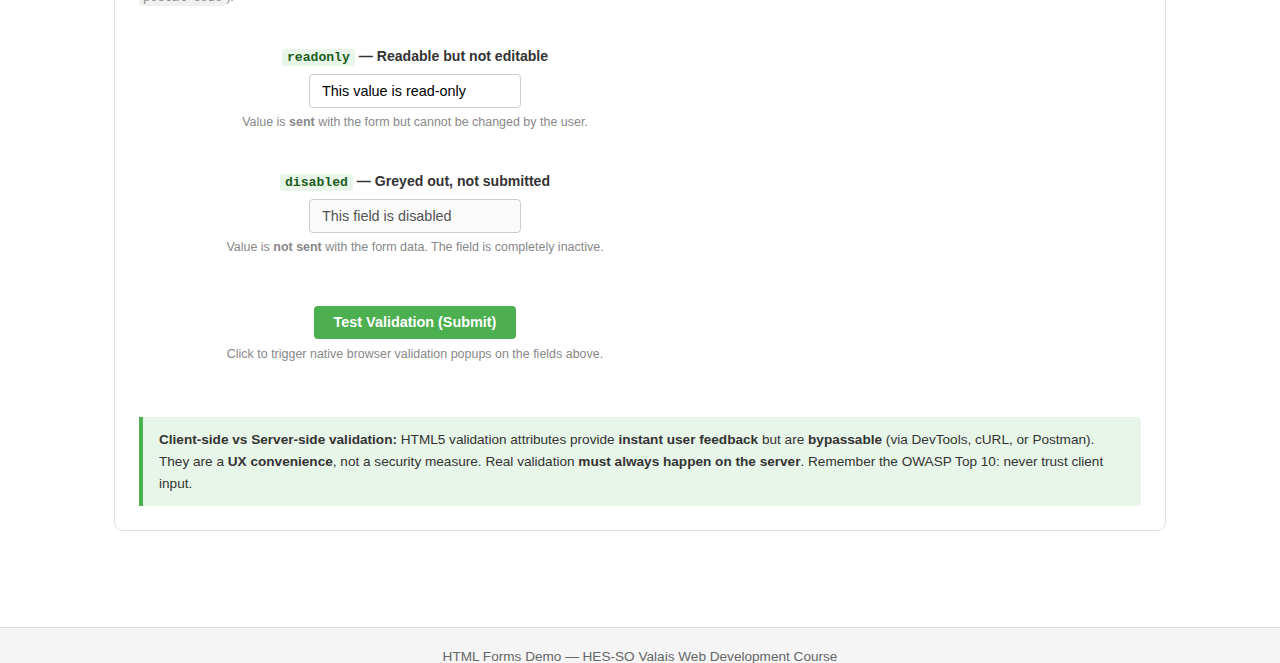
<file: forms.html>
<!DOCTYPE html>
<html lang="en">
<head>
    <meta charset="utf-8">
    <meta name="viewport" content="width=device-width">
    <title>HTML Forms – Native Components Showcase</title>
    <link rel="stylesheet" href="css/reset.css">
    <link rel="stylesheet" href="css/variables.css">
    <link rel="stylesheet" href="css/layout.css">
    <link rel="stylesheet" href="css/typography.css">
    <link rel="stylesheet" href="css/forms.css">
    <link rel="stylesheet" href="css/components.css">
    <link rel="stylesheet" href="css/responsive.css">
</head>
<body>

    <!-- ====================================================
         Page header
    ===================================================== -->
    <header class="page-header">
        <h1>HTML Forms</h1>
        <p>A complete showcase of every native HTML form element and input type</p>
    </header>

    <!-- ====================================================
         Site navigation
    ===================================================== -->
    <nav class="grid-nav" aria-label="Section navigation">
        <span class="grid-nav__logo">&#9998; Forms</span>
        <ul class="grid-nav__links" role="list">
            <li><a class="grid-nav__link" href="index.html">&#8962; Home</a></li>
            <li><a class="grid-nav__link" href="#demo-text">Text</a></li>
            <li><a class="grid-nav__link" href="#demo-datetime">Date/Time</a></li>
            <li><a class="grid-nav__link" href="#demo-selection">Selection</a></li>
            <li><a class="grid-nav__link" href="#demo-range">Range</a></li>
            <li><a class="grid-nav__link" href="#demo-file">File</a></li>
            <li><a class="grid-nav__link" href="#demo-textarea">Textarea</a></li>
            <li><a class="grid-nav__link" href="#demo-buttons">Buttons</a></li>
            <li><a class="grid-nav__link" href="#demo-grouping">Grouping</a></li>
            <li><a class="grid-nav__link" href="#demo-validation">Validation</a></li>
        </ul>
    </nav>

    <main class="page-main">

        <!-- ================================================
             Section 1 – Text-based inputs
        ================================================= -->
        <section id="demo-text" class="demo-section">
            <div class="demo-label">
                <h2>Section 1 — Text Inputs</h2>
                <p>
                    All text-based <code>&lt;input&gt;</code> types.
                    Each renders a slightly different keyboard or UI depending on the browser.
                </p>
            </div>

            <div class="fm-grid">
                <div class="fm-group">
                    <label class="fm-label" for="fm-text">
                        <code>type="text"</code> — Generic single-line text
                    </label>
                    <input type="text" id="fm-text" class="fm-input" placeholder="Your name">
                </div>

                <div class="fm-group">
                    <label class="fm-label" for="fm-email">
                        <code>type="email"</code> — Email address (validated by browser)
                    </label>
                    <input type="email" id="fm-email" class="fm-input" placeholder="user@example.com">
                </div>

                <div class="fm-group">
                    <label class="fm-label" for="fm-password">
                        <code>type="password"</code> — Masked characters
                    </label>
                    <input type="password" id="fm-password" class="fm-input" placeholder="Enter password">
                </div>

                <div class="fm-group">
                    <label class="fm-label" for="fm-tel">
                        <code>type="tel"</code> — Phone number (numeric keyboard on mobile)
                    </label>
                    <input type="tel" id="fm-tel" class="fm-input" placeholder="+41 27 123 45 67">
                </div>

                <div class="fm-group">
                    <label class="fm-label" for="fm-url">
                        <code>type="url"</code> — URL (browser validates the format)
                    </label>
                    <input type="url" id="fm-url" class="fm-input" placeholder="https://example.com">
                </div>

                <div class="fm-group">
                    <label class="fm-label" for="fm-search">
                        <code>type="search"</code> — Search box (may show a clear button)
                    </label>
                    <input type="search" id="fm-search" class="fm-input" placeholder="Search...">
                </div>

                <div class="fm-group">
                    <label class="fm-label" for="fm-number">
                        <code>type="number"</code> — Numeric with spinner (min/max/step)
                    </label>
                    <input type="number" id="fm-number" class="fm-input" min="0" max="100" step="5" value="25">
                </div>

                <div class="fm-group">
                    <label class="fm-label">
                        <code>type="hidden"</code> — Not visible to the user
                    </label>
                    <pre class="fm-code-snippet">&lt;input type="hidden" name="csrf_token" value="abc123"&gt;</pre>
                    <p class="fm-hint">Hidden fields carry data (e.g., CSRF tokens) without any visual UI.</p>
                </div>
            </div>

            <div class="demo-why">
                <strong>Why different types matter:</strong> Each type provides built-in browser validation,
                appropriate mobile keyboards, and accessibility hints.
                <code>type="email"</code> on mobile shows the <strong>@ key</strong>;
                <code>type="tel"</code> opens the <strong>numeric dial pad</strong>.
            </div>
        </section>

        <!-- ================================================
             Section 2 – Date & Time inputs
        ================================================= -->
        <section id="demo-datetime" class="demo-section">
            <div class="demo-label">
                <h2>Section 2 — Date &amp; Time</h2>
                <p>
                    Native date/time pickers provided by the browser.
                    No JavaScript library required.
                </p>
            </div>

            <div class="fm-grid">
                <div class="fm-group">
                    <label class="fm-label" for="fm-date">
                        <code>type="date"</code> — Calendar date
                    </label>
                    <input type="date" id="fm-date" class="fm-input">
                </div>

                <div class="fm-group">
                    <label class="fm-label" for="fm-time">
                        <code>type="time"</code> — Time picker
                    </label>
                    <input type="time" id="fm-time" class="fm-input">
                </div>

                <div class="fm-group">
                    <label class="fm-label" for="fm-datetime-local">
                        <code>type="datetime-local"</code> — Date + time combined
                    </label>
                    <input type="datetime-local" id="fm-datetime-local" class="fm-input">
                </div>

                <div class="fm-group">
                    <label class="fm-label" for="fm-month">
                        <code>type="month"</code> — Month and year
                    </label>
                    <input type="month" id="fm-month" class="fm-input">
                </div>

                <div class="fm-group">
                    <label class="fm-label" for="fm-week">
                        <code>type="week"</code> — Week and year
                    </label>
                    <input type="week" id="fm-week" class="fm-input">
                </div>
            </div>

            <div class="demo-why">
                <strong>Browser support:</strong> Date/time inputs have excellent support on modern browsers.
                On older browsers, they gracefully degrade to a plain <code>type="text"</code> input.
                Always validate dates on the <strong>server side</strong> as well.
            </div>
        </section>

        <!-- ================================================
             Section 3 – Selection controls
        ================================================= -->
        <section id="demo-selection" class="demo-section">
            <div class="demo-label">
                <h2>Section 3 — Selection Controls</h2>
                <p>
                    <code>checkbox</code> &nbsp;|&nbsp;
                    <code>radio</code> &nbsp;|&nbsp;
                    <code>&lt;select&gt;</code> &nbsp;|&nbsp;
                    <code>&lt;datalist&gt;</code>
                </p>
            </div>

            <div class="fm-grid">
                <!-- Checkboxes -->
                <div class="fm-group">
                    <span class="fm-label"><code>type="checkbox"</code> — Multiple selections</span>
                    <div class="fm-check-group">
                        <label class="fm-check">
                            <input type="checkbox" name="lang" value="html" checked>
                            HTML
                        </label>
                        <label class="fm-check">
                            <input type="checkbox" name="lang" value="css">
                            CSS
                        </label>
                        <label class="fm-check">
                            <input type="checkbox" name="lang" value="js">
                            JavaScript
                        </label>
                        <label class="fm-check">
                            <input type="checkbox" name="lang" value="react">
                            React
                        </label>
                    </div>
                </div>

                <!-- Radio buttons -->
                <div class="fm-group">
                    <span class="fm-label"><code>type="radio"</code> — Single selection (same <code>name</code>)</span>
                    <div class="fm-check-group">
                        <label class="fm-check">
                            <input type="radio" name="level" value="beginner" checked>
                            Beginner
                        </label>
                        <label class="fm-check">
                            <input type="radio" name="level" value="intermediate">
                            Intermediate
                        </label>
                        <label class="fm-check">
                            <input type="radio" name="level" value="advanced">
                            Advanced
                        </label>
                    </div>
                </div>

                <!-- Select -->
                <div class="fm-group">
                    <label class="fm-label" for="fm-select">
                        <code>&lt;select&gt;</code> — Dropdown (single)
                    </label>
                    <select id="fm-select" class="fm-input">
                        <option value="">-- Choose a framework --</option>
                        <option value="react">React</option>
                        <option value="vue">Vue</option>
                        <option value="angular">Angular</option>
                        <option value="svelte">Svelte</option>
                    </select>
                </div>

                <!-- Select multiple -->
                <div class="fm-group">
                    <label class="fm-label" for="fm-select-multi">
                        <code>&lt;select multiple&gt;</code> — Multi-select listbox (Ctrl/Cmd + click)
                    </label>
                    <select id="fm-select-multi" class="fm-input" multiple size="4">
                        <optgroup label="Front-end">
                            <option value="html">HTML</option>
                            <option value="css">CSS</option>
                            <option value="js">JavaScript</option>
                        </optgroup>
                        <optgroup label="Back-end">
                            <option value="java">Java</option>
                            <option value="python">Python</option>
                            <option value="node">Node.js</option>
                        </optgroup>
                    </select>
                </div>

                <!-- Datalist -->
                <div class="fm-group">
                    <label class="fm-label" for="fm-datalist">
                        <code>&lt;datalist&gt;</code> — Auto-complete suggestions
                    </label>
                    <input type="text" id="fm-datalist" class="fm-input" list="browsers-list" placeholder="Start typing...">
                    <datalist id="browsers-list">
                        <option value="Chrome"></option>
                        <option value="Firefox"></option>
                        <option value="Safari"></option>
                        <option value="Edge"></option>
                        <option value="Opera"></option>
                        <option value="Brave"></option>
                    </datalist>
                    <p class="fm-hint">The browser suggests options from the <code>&lt;datalist&gt;</code>, but the user can still type any value.</p>
                </div>
            </div>

            <div class="demo-why">
                <strong>Checkboxes vs Radios:</strong> Checkboxes allow <strong>multiple</strong> selections
                (independent toggles). Radios allow exactly <strong>one</strong> selection per group
                (all share the same <code>name</code> attribute). <code>&lt;select multiple&gt;</code>
                supports <code>&lt;optgroup&gt;</code> for categorized options.
            </div>
        </section>

        <!-- ================================================
             Section 4 – Range & Color
        ================================================= -->
        <section id="demo-range" class="demo-section">
            <div class="demo-label">
                <h2>Section 4 — Range &amp; Color</h2>
                <p>
                    <code>type="range"</code> &nbsp;|&nbsp;
                    <code>type="color"</code>
                </p>
            </div>

            <div class="fm-grid">
                <div class="fm-group">
                    <label class="fm-label" for="fm-range">
                        <code>type="range"</code> — Slider (min/max/step)
                    </label>
                    <div class="fm-range-row">
                        <input type="range" id="fm-range" min="0" max="100" step="1" value="50">
                        <output id="fm-range-val">50</output>
                    </div>
                </div>

                <div class="fm-group">
                    <label class="fm-label" for="fm-color">
                        <code>type="color"</code> — Color picker
                    </label>
                    <div class="fm-color-row">
                        <input type="color" id="fm-color" value="#4caf50">
                        <span class="fm-color-preview" id="fm-color-preview">#4caf50</span>
                    </div>
                </div>
            </div>

            <div class="demo-why">
                <strong>The <code>&lt;output&gt;</code> element:</strong> Pair a range slider with
                <code>&lt;output&gt;</code> to show the current value. This is more semantic than using
                a <code>&lt;span&gt;</code> and is specifically designed for computed or user-driven results.
            </div>
        </section>

        <!-- ================================================
             Section 5 – File & Media
        ================================================= -->
        <section id="demo-file" class="demo-section">
            <div class="demo-label">
                <h2>Section 5 — File Upload</h2>
                <p>
                    <code>type="file"</code> &nbsp;|&nbsp;
                    <code>multiple</code> &nbsp;|&nbsp;
                    <code>accept</code>
                </p>
            </div>

            <div class="fm-grid">
                <div class="fm-group">
                    <label class="fm-label" for="fm-file">
                        <code>type="file"</code> — Single file
                    </label>
                    <input type="file" id="fm-file" class="fm-input">
                </div>

                <div class="fm-group">
                    <label class="fm-label" for="fm-file-multi">
                        <code>type="file" multiple accept="image/*"</code> — Multiple images only
                    </label>
                    <input type="file" id="fm-file-multi" class="fm-input" multiple accept="image/*">
                    <p class="fm-hint">The <code>accept</code> attribute filters the file dialog but is <strong>not a security measure</strong> &mdash; always validate on the server.</p>
                </div>
            </div>

            <div class="demo-why">
                <strong>Security reminder:</strong> The <code>accept</code> attribute is a <strong>UI hint</strong> only.
                A malicious user can bypass it (e.g., via DevTools or cURL). Server-side file type validation
                and size limits are <strong>mandatory</strong>.
            </div>
        </section>

        <!-- ================================================
             Section 6 – Textarea
        ================================================= -->
        <section id="demo-textarea" class="demo-section">
            <div class="demo-label">
                <h2>Section 6 — Text Areas</h2>
                <p>
                    <code>&lt;textarea&gt;</code> for multi-line text input
                </p>
            </div>

            <div class="fm-grid">
                <div class="fm-group">
                    <label class="fm-label" for="fm-textarea">
                        Default <code>&lt;textarea rows="4" cols="50"&gt;</code> — Resizable
                    </label>
                    <textarea id="fm-textarea" class="fm-input" rows="4" cols="50" placeholder="Write something here..."></textarea>
                </div>

                <div class="fm-group">
                    <label class="fm-label" for="fm-textarea-fixed">
                        Fixed size — <code>resize: none</code> via CSS
                    </label>
                    <textarea id="fm-textarea-fixed" class="fm-input fm-textarea--fixed" rows="4" cols="50" placeholder="This textarea cannot be resized by the user."></textarea>
                </div>
            </div>

            <div class="demo-why">
                <strong>Resize control:</strong> By default, most browsers let users resize a
                <code>&lt;textarea&gt;</code>. You can control this with the CSS
                <code>resize</code> property: <code>none</code>, <code>vertical</code>,
                <code>horizontal</code>, or <code>both</code>.
            </div>
        </section>

        <!-- ================================================
             Section 7 – Buttons & Submit
        ================================================= -->
        <section id="demo-buttons" class="demo-section">
            <div class="demo-label">
                <h2>Section 7 — Buttons &amp; Submit</h2>
                <p>
                    <code>&lt;button&gt;</code> types &nbsp;|&nbsp;
                    <code>&lt;input type="submit"&gt;</code> &nbsp;|&nbsp;
                    <code>&lt;input type="reset"&gt;</code> &nbsp;|&nbsp;
                    <code>&lt;input type="image"&gt;</code>
                </p>
            </div>

            <div class="fm-grid">
                <div class="fm-group">
                    <span class="fm-label"><code>&lt;button type="submit"&gt;</code></span>
                    <button type="submit" class="fm-btn fm-btn--submit">Submit</button>
                    <p class="fm-hint">Default inside a <code>&lt;form&gt;</code>. Triggers form submission and validation.</p>
                </div>

                <div class="fm-group">
                    <span class="fm-label"><code>&lt;button type="reset"&gt;</code></span>
                    <button type="reset" class="fm-btn fm-btn--reset">Reset</button>
                    <p class="fm-hint">Resets all form fields to their initial values.</p>
                </div>

                <div class="fm-group">
                    <span class="fm-label"><code>&lt;button type="button"&gt;</code></span>
                    <button type="button" class="fm-btn fm-btn--button">Generic Button</button>
                    <p class="fm-hint">Does <strong>nothing</strong> by default. Requires JavaScript to add behavior.</p>
                </div>

                <div class="fm-group">
                    <span class="fm-label"><code>&lt;input type="submit"&gt;</code></span>
                    <input type="submit" class="fm-btn" value="Input Submit">
                    <p class="fm-hint">Same as <code>&lt;button type="submit"&gt;</code> but cannot contain HTML children.</p>
                </div>

                <div class="fm-group">
                    <span class="fm-label"><code>&lt;input type="reset"&gt;</code></span>
                    <input type="reset" class="fm-btn" value="Input Reset">
                </div>

                <div class="fm-group">
                    <span class="fm-label"><code>&lt;input type="image"&gt;</code></span>
                    <input type="image" src="https://picsum.photos/seed/btn/120/40" alt="Image submit" width="120" height="40">
                    <p class="fm-hint">An image that acts as a submit button. Sends click coordinates (x, y) with the form data.</p>
                </div>
            </div>

            <div class="demo-why">
                <strong><code>&lt;button&gt;</code> vs <code>&lt;input&gt;</code>:</strong>
                Prefer <code>&lt;button&gt;</code> because it can contain <strong>HTML content</strong>
                (icons, spans, etc.), while <code>&lt;input type="submit"&gt;</code> only accepts a
                plain text <code>value</code>. Always specify <code>type</code> explicitly &mdash;
                the default is <code>submit</code> inside a form, which may cause unintended submissions.
            </div>
        </section>

        <!-- ================================================
             Section 8 – Grouping & Accessibility
        ================================================= -->
        <section id="demo-grouping" class="demo-section">
            <div class="demo-label">
                <h2>Section 8 — Grouping &amp; Accessibility</h2>
                <p>
                    <code>&lt;fieldset&gt;</code> &nbsp;|&nbsp;
                    <code>&lt;legend&gt;</code> &nbsp;|&nbsp;
                    <code>&lt;label&gt;</code> &nbsp;|&nbsp;
                    <code>&lt;output&gt;</code> &nbsp;|&nbsp;
                    <code>&lt;meter&gt;</code> &nbsp;|&nbsp;
                    <code>&lt;progress&gt;</code>
                </p>
            </div>

            <div class="fm-grid">
                <!-- Fieldset + Legend -->
                <div class="fm-group fm-group--wide">
                    <span class="fm-label"><code>&lt;fieldset&gt;</code> + <code>&lt;legend&gt;</code> — Grouping related fields</span>
                    <fieldset class="fm-fieldset">
                        <legend>Personal Information</legend>
                        <label class="fm-inline-label">
                            First name
                            <input type="text" class="fm-input" placeholder="Jean">
                        </label>
                        <label class="fm-inline-label">
                            Last name
                            <input type="text" class="fm-input" placeholder="Dupont">
                        </label>
                    </fieldset>
                </div>

                <!-- Label: explicit vs implicit -->
                <div class="fm-group">
                    <span class="fm-label"><code>&lt;label for="..."&gt;</code> — Explicit association</span>
                    <label for="fm-explicit">Click this label:</label>
                    <input type="text" id="fm-explicit" class="fm-input" placeholder="Focus jumps here">
                    <p class="fm-hint">The <code>for</code> attribute matches the input's <code>id</code>. Clicking the label focuses the input.</p>
                </div>

                <!-- Output -->
                <div class="fm-group">
                    <span class="fm-label"><code>&lt;output&gt;</code> — Computed result</span>
                    <div class="fm-calc-row">
                        <input type="number" id="fm-calc-a" class="fm-input fm-input--small" value="10">
                        <span>+</span>
                        <input type="number" id="fm-calc-b" class="fm-input fm-input--small" value="20">
                        <span>=</span>
                        <output id="fm-calc-result">30</output>
                    </div>
                </div>

                <!-- Meter -->
                <div class="fm-group">
                    <span class="fm-label"><code>&lt;meter&gt;</code> — Gauge (disk usage, score)</span>
                    <div class="fm-meter-row">
                        <meter min="0" max="100" low="25" high="75" optimum="50" value="68">68%</meter>
                        <span>68 / 100</span>
                    </div>
                    <div class="fm-meter-row">
                        <meter min="0" max="100" low="25" high="75" optimum="50" value="15">15%</meter>
                        <span>15 / 100 (low)</span>
                    </div>
                    <div class="fm-meter-row">
                        <meter min="0" max="100" low="25" high="75" optimum="50" value="92">92%</meter>
                        <span>92 / 100 (high)</span>
                    </div>
                </div>

                <!-- Progress -->
                <div class="fm-group">
                    <span class="fm-label"><code>&lt;progress&gt;</code> — Progress bar</span>
                    <div class="fm-meter-row">
                        <progress max="100" value="65">65%</progress>
                        <span>Determinate (65%)</span>
                    </div>
                    <div class="fm-meter-row">
                        <progress>Loading...</progress>
                        <span>Indeterminate (no <code>value</code>)</span>
                    </div>
                </div>
            </div>

            <div class="demo-why">
                <strong>Accessibility:</strong> Screen readers use <code>&lt;fieldset&gt;</code> and
                <code>&lt;legend&gt;</code> to group related fields. <code>&lt;label&gt;</code> association
                (via <code>for</code> or nesting) is <strong>essential</strong> &mdash; without it,
                assistive technologies cannot link the label text to its input.
            </div>
        </section>

        <!-- ================================================
             Section 9 – Validation Attributes
        ================================================= -->
        <section id="demo-validation" class="demo-section">
            <div class="demo-label">
                <h2>Section 9 — Validation Attributes</h2>
                <p>
                    <code>required</code> &nbsp;|&nbsp;
                    <code>minlength</code> / <code>maxlength</code> &nbsp;|&nbsp;
                    <code>min</code> / <code>max</code> &nbsp;|&nbsp;
                    <code>pattern</code> &nbsp;|&nbsp;
                    <code>readonly</code> &nbsp;|&nbsp;
                    <code>disabled</code>
                </p>
            </div>

            <!-- This form uses native browser validation (no JS) -->
            <form class="fm-validation-form" novalidate="false">
                <div class="fm-grid">
                    <div class="fm-group">
                        <label class="fm-label" for="fm-v-required">
                            <code>required</code> — Cannot be empty
                        </label>
                        <input type="text" id="fm-v-required" class="fm-input" required placeholder="This field is required">
                    </div>

                    <div class="fm-group">
                        <label class="fm-label" for="fm-v-minmax-len">
                            <code>minlength="3" maxlength="10"</code> — Length constraints
                        </label>
                        <input type="text" id="fm-v-minmax-len" class="fm-input" minlength="3" maxlength="10" placeholder="3 to 10 characters">
                    </div>

                    <div class="fm-group">
                        <label class="fm-label" for="fm-v-minmax">
                            <code>min="1" max="100" step="10"</code> — Numeric constraints
                        </label>
                        <input type="number" id="fm-v-minmax" class="fm-input" min="1" max="100" step="10" value="50">
                    </div>

                    <div class="fm-group">
                        <label class="fm-label" for="fm-v-pattern">
                            <code>pattern="[A-Z]{2}[0-9]{3}"</code> — Regex (e.g., VS123)
                        </label>
                        <input type="text" id="fm-v-pattern" class="fm-input" pattern="[A-Z]{2}[0-9]{3}" placeholder="VS123" title="Two uppercase letters followed by three digits">
                    </div>

                    <div class="fm-group">
                        <label class="fm-label" for="fm-v-placeholder">
                            <code>placeholder</code> + <code>autocomplete</code>
                        </label>
                        <input type="text" id="fm-v-placeholder" class="fm-input" placeholder="Hint text shown when empty" autocomplete="given-name">
                        <p class="fm-hint"><code>autocomplete</code> tells the browser what kind of data to suggest (e.g., <code>given-name</code>, <code>email</code>, <code>postal-code</code>).</p>
                    </div>

                    <div class="fm-group">
                        <label class="fm-label" for="fm-v-readonly">
                            <code>readonly</code> — Readable but not editable
                        </label>
                        <input type="text" id="fm-v-readonly" class="fm-input" value="This value is read-only" readonly>
                        <p class="fm-hint">Value is <strong>sent</strong> with the form but cannot be changed by the user.</p>
                    </div>

                    <div class="fm-group">
                        <label class="fm-label" for="fm-v-disabled">
                            <code>disabled</code> — Greyed out, not submitted
                        </label>
                        <input type="text" id="fm-v-disabled" class="fm-input" value="This field is disabled" disabled>
                        <p class="fm-hint">Value is <strong>not sent</strong> with the form data. The field is completely inactive.</p>
                    </div>

                    <div class="fm-group fm-group--wide">
                        <button type="submit" class="fm-btn fm-btn--submit">Test Validation (Submit)</button>
                        <p class="fm-hint">Click to trigger native browser validation popups on the fields above.</p>
                    </div>
                </div>
            </form>

            <div class="demo-why">
                <strong>Client-side vs Server-side validation:</strong>
                HTML5 validation attributes provide <strong>instant user feedback</strong> but are
                <strong>bypassable</strong> (via DevTools, cURL, or Postman).
                They are a <strong>UX convenience</strong>, not a security measure.
                Real validation <strong>must always happen on the server</strong>.
                Remember the OWASP Top 10: never trust client input.
            </div>
        </section>

    </main>

    <!-- ====================================================
         Page footer
    ===================================================== -->
    <footer class="page-footer">
        <p>
            HTML Forms Demo &mdash; HES-SO Valais Web Development Course
        </p>
    </footer>

    <!-- ====================================================
         JavaScript – Live updates for range, color, calculator
    ===================================================== -->
    <script>
    (function () {

        /* ── Range slider ────────────────────────────── */
        var range = document.getElementById('fm-range');
        var rangeVal = document.getElementById('fm-range-val');
        range.addEventListener('input', function () {
            rangeVal.textContent = range.value;
        });

        /* ── Color picker ────────────────────────────── */
        var color = document.getElementById('fm-color');
        var colorPreview = document.getElementById('fm-color-preview');
        color.addEventListener('input', function () {
            colorPreview.textContent = color.value;
            colorPreview.style.backgroundColor = color.value;
            /* Adjust text color for readability */
            var r = parseInt(color.value.slice(1, 3), 16);
            var g = parseInt(color.value.slice(3, 5), 16);
            var b = parseInt(color.value.slice(5, 7), 16);
            var brightness = (r * 299 + g * 587 + b * 114) / 1000;
            colorPreview.style.color = brightness > 128 ? '#333' : '#fff';
        });

        /* ── Calculator (output demo) ────────────────── */
        var calcA = document.getElementById('fm-calc-a');
        var calcB = document.getElementById('fm-calc-b');
        var calcResult = document.getElementById('fm-calc-result');
        function updateCalc() {
            calcResult.textContent = Number(calcA.value) + Number(calcB.value);
        }
        calcA.addEventListener('input', updateCalc);
        calcB.addEventListener('input', updateCalc);

    })();
    </script>

</body>
</html>
</file>
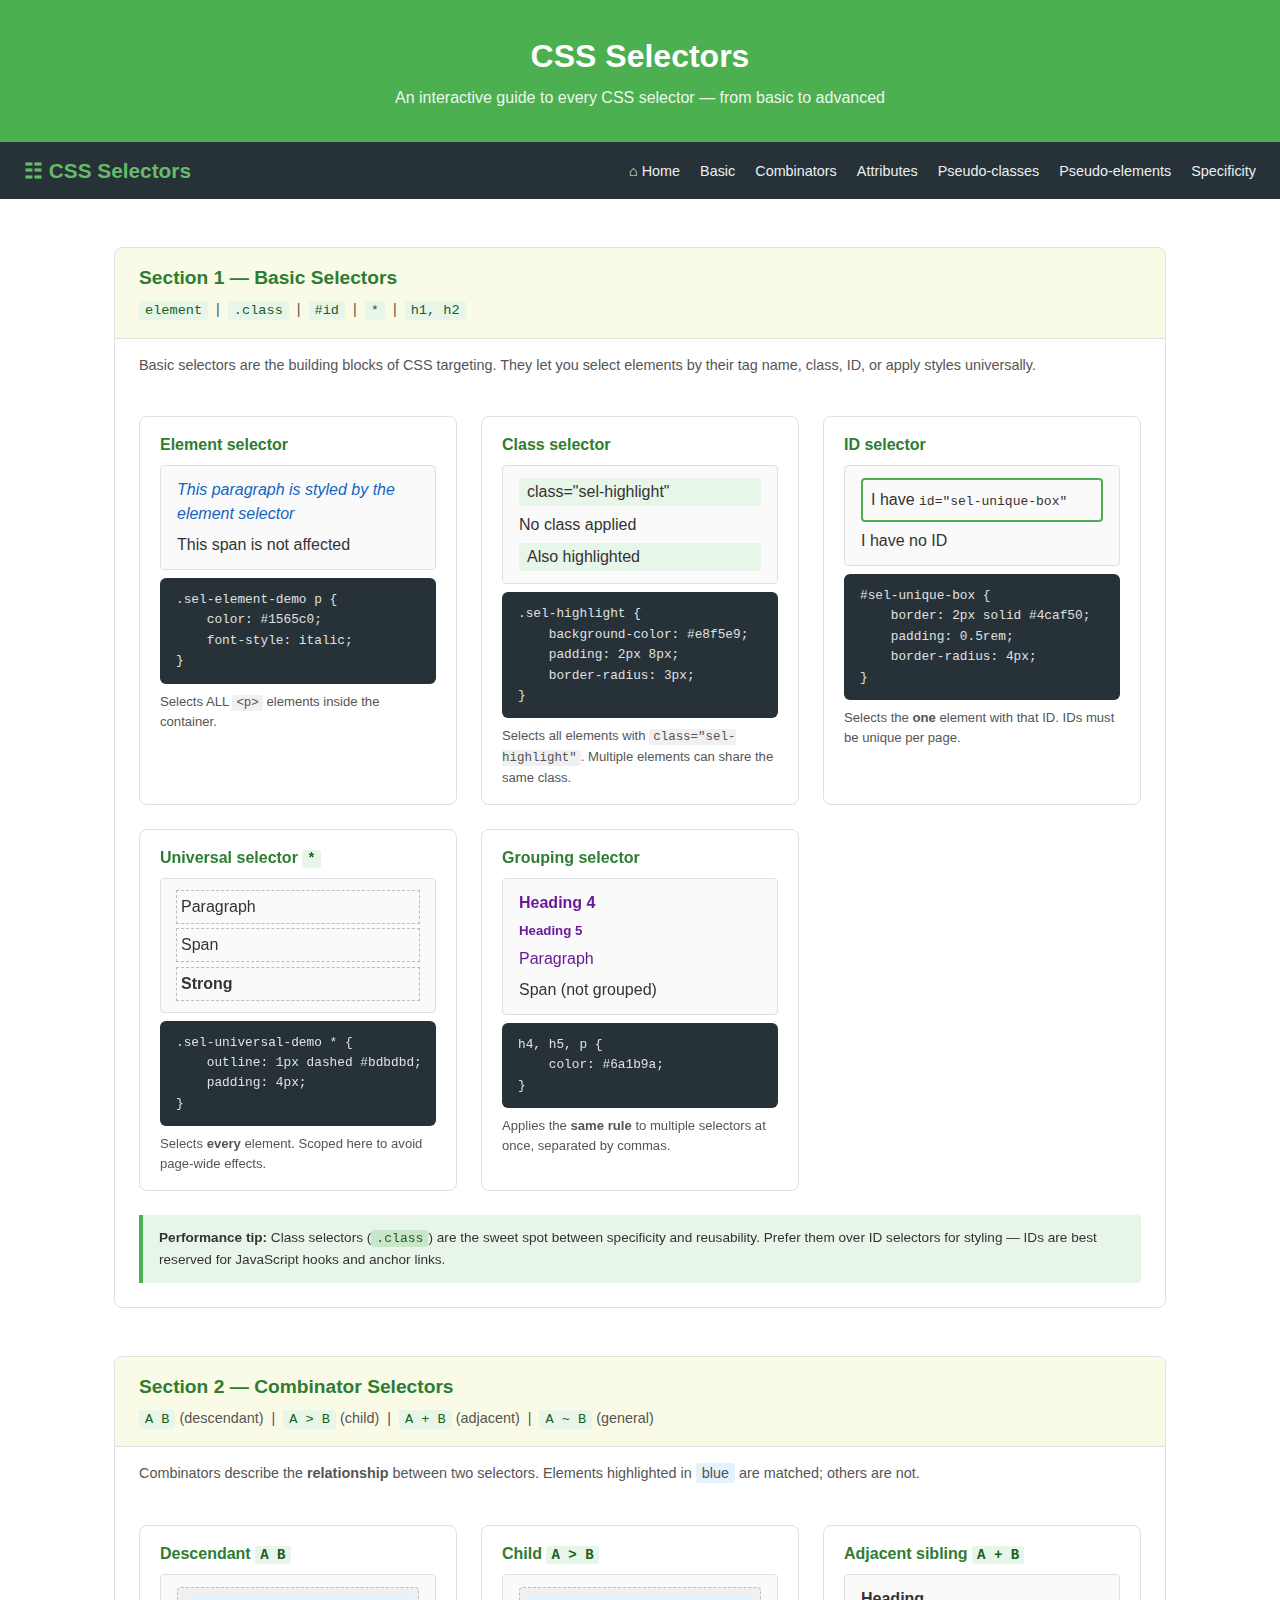
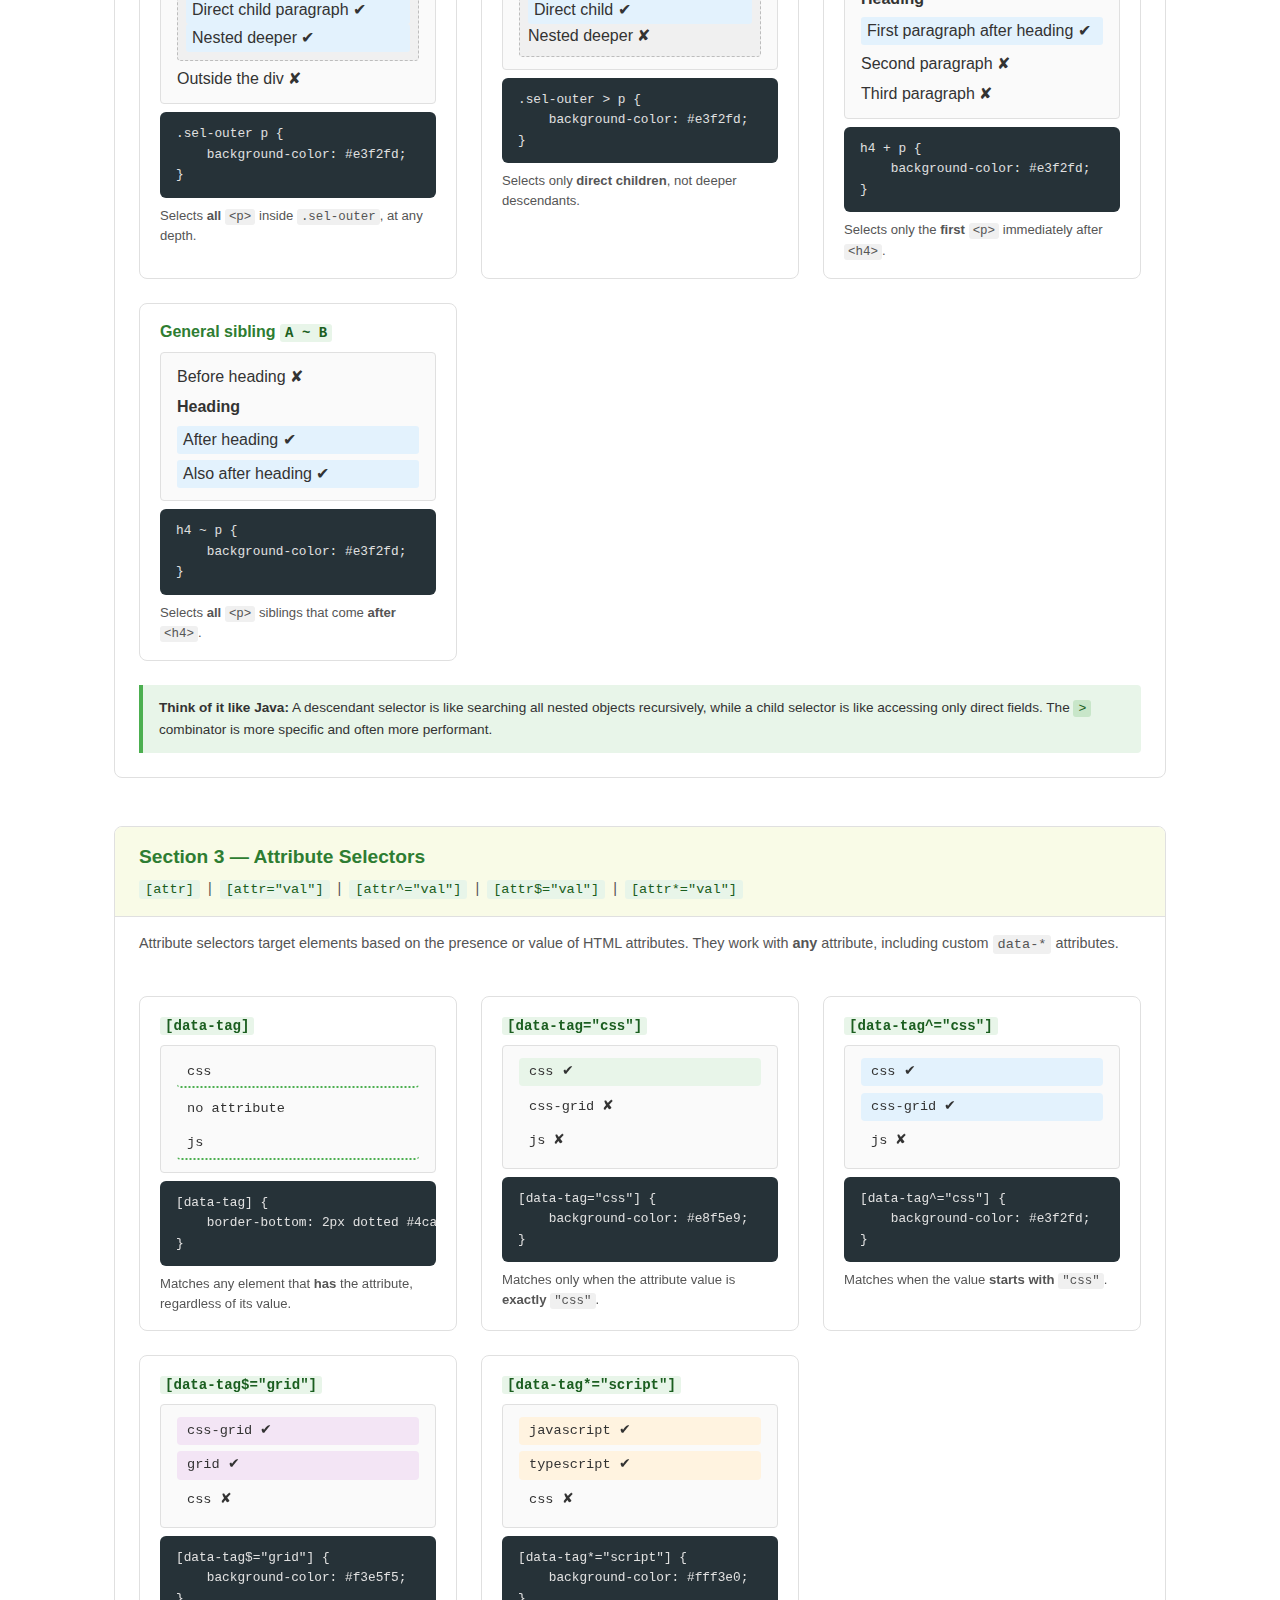
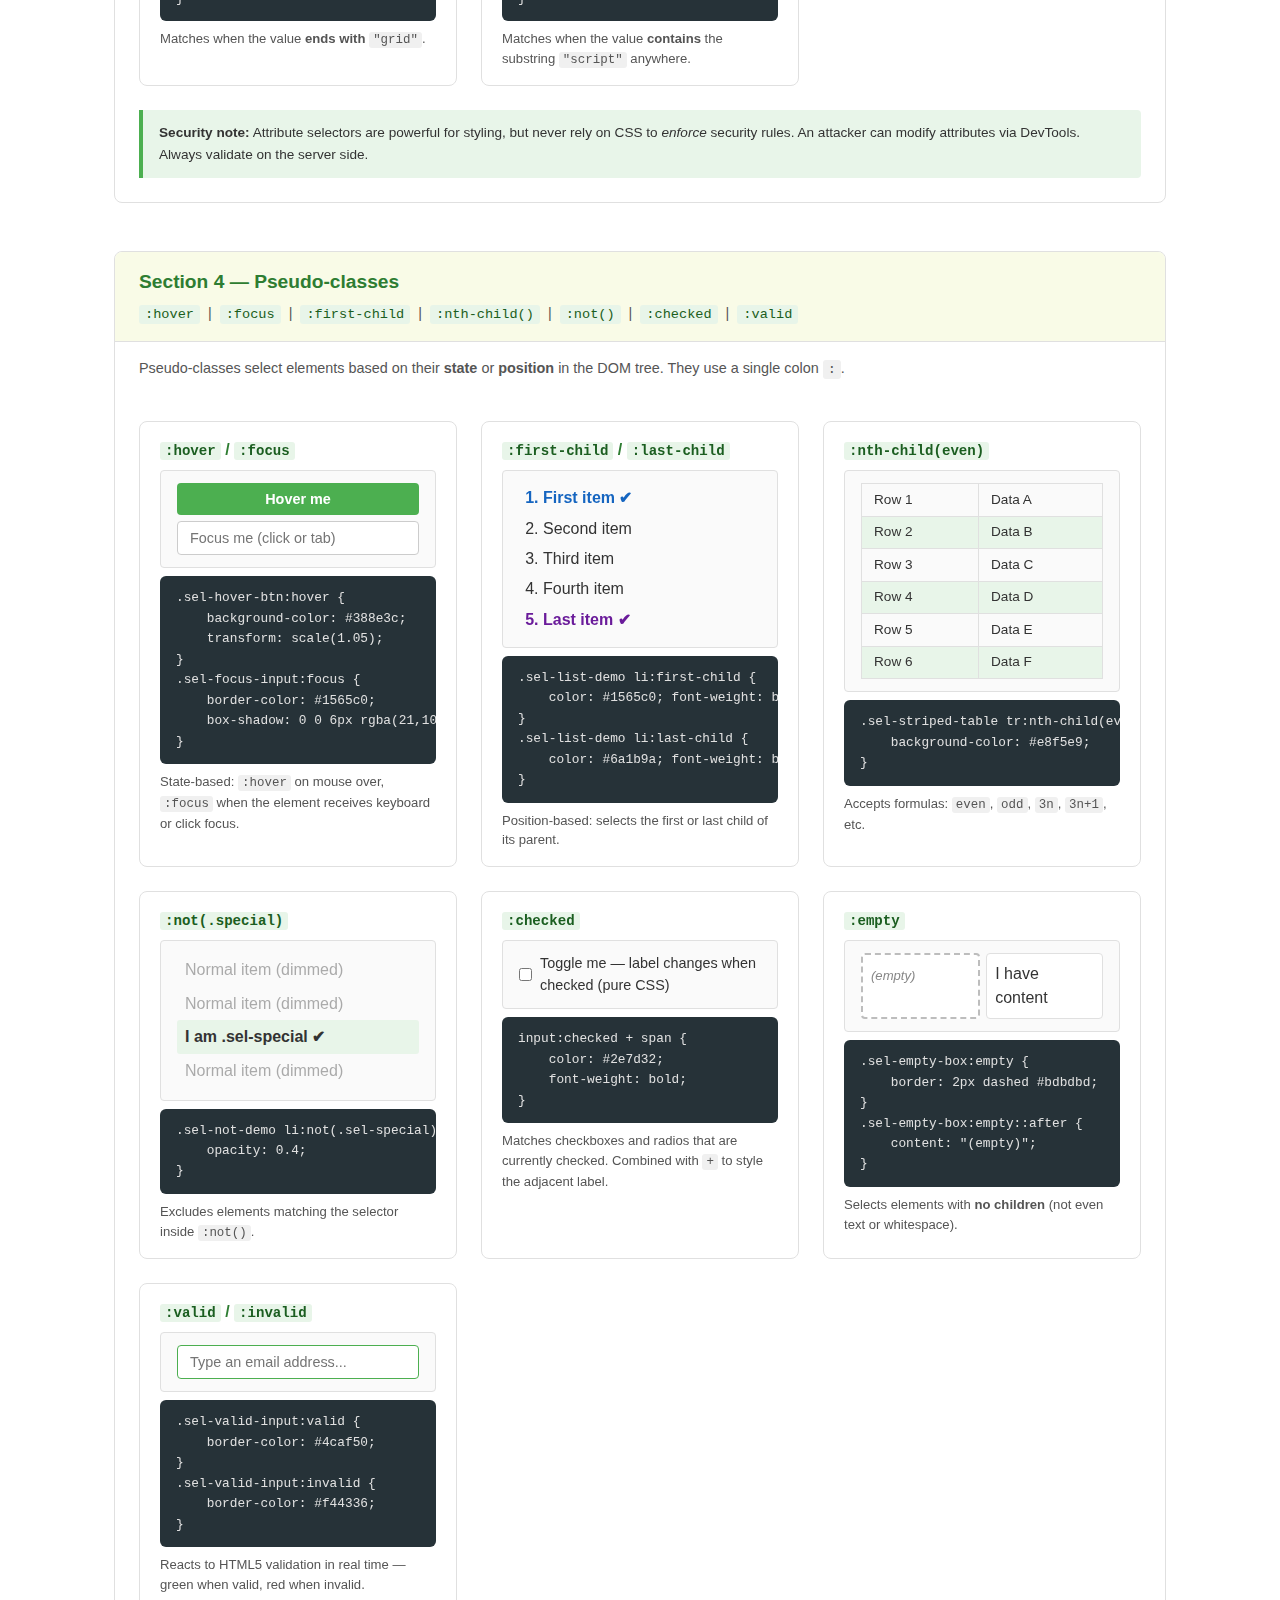
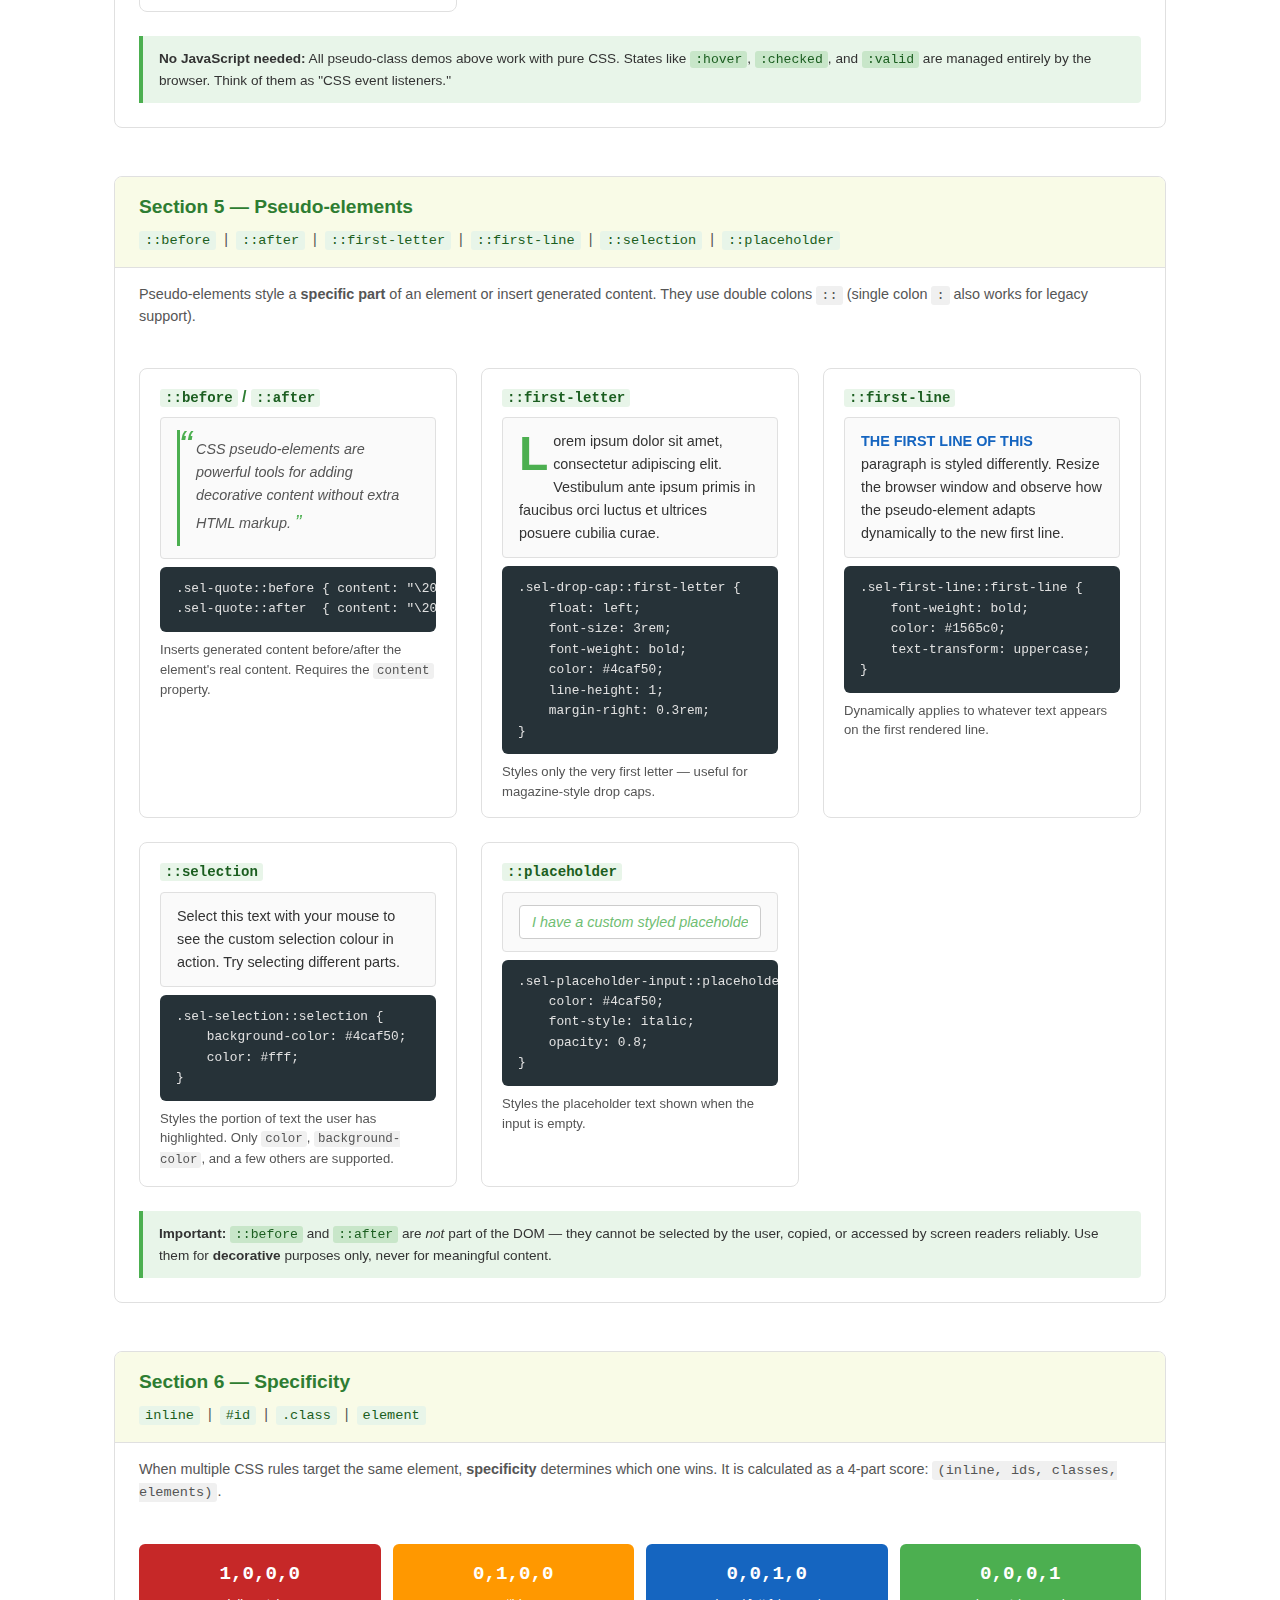
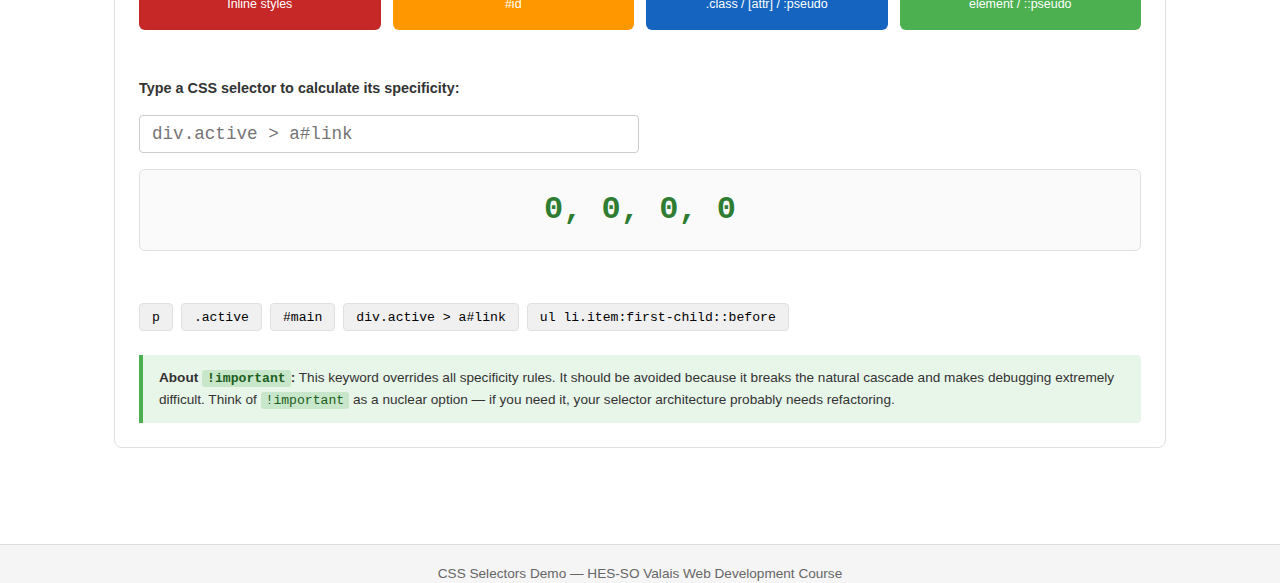
<file: selectors.html>
<!DOCTYPE html>
<html lang="en">
<head>
    <meta charset="utf-8">
    <meta name="viewport" content="width=device-width">
    <title>CSS Selectors – Interactive Guide</title>
    <link rel="stylesheet" href="css/reset.css">
    <link rel="stylesheet" href="css/variables.css">
    <link rel="stylesheet" href="css/layout.css">
    <link rel="stylesheet" href="css/typography.css">
    <link rel="stylesheet" href="css/forms.css">
    <link rel="stylesheet" href="css/components.css">
    <link rel="stylesheet" href="css/responsive.css">
</head>
<body>

    <!-- ====================================================
         Page header
    ===================================================== -->
    <header class="page-header">
        <h1>CSS Selectors</h1>
        <p>An interactive guide to every CSS selector — from basic to advanced</p>
    </header>

    <!-- ====================================================
         Navigation
    ===================================================== -->
    <nav class="grid-nav" aria-label="Section navigation">
        <span class="grid-nav__logo">&#9783; CSS Selectors</span>
        <ul class="grid-nav__links" role="list">
            <li><a class="grid-nav__link" href="index.html">&#8962; Home</a></li>
            <li><a class="grid-nav__link" href="#demo-basic">Basic</a></li>
            <li><a class="grid-nav__link" href="#demo-combinators">Combinators</a></li>
            <li><a class="grid-nav__link" href="#demo-attributes">Attributes</a></li>
            <li><a class="grid-nav__link" href="#demo-pseudo-classes">Pseudo-classes</a></li>
            <li><a class="grid-nav__link" href="#demo-pseudo-elements">Pseudo-elements</a></li>
            <li><a class="grid-nav__link" href="#demo-specificity">Specificity</a></li>
        </ul>
    </nav>

    <main class="page-main">

        <!-- ================================================
             Section 1 – Basic Selectors
        ================================================= -->
        <section id="demo-basic" class="demo-section">
            <div class="demo-label">
                <h2>Section 1 — Basic Selectors</h2>
                <p>
                    <code>element</code> &nbsp;|&nbsp;
                    <code>.class</code> &nbsp;|&nbsp;
                    <code>#id</code> &nbsp;|&nbsp;
                    <code>*</code> &nbsp;|&nbsp;
                    <code>h1, h2</code>
                </p>
            </div>

            <p class="demo-section__note">
                Basic selectors are the building blocks of CSS targeting. They let you select elements
                by their tag name, class, ID, or apply styles universally.
            </p>

            <div class="sel-demo-grid">
                <!-- Element selector -->
                <div class="sel-demo-card">
                    <h3 class="sel-demo-card__title">Element selector</h3>
                    <div class="sel-demo-card__preview sel-element-demo">
                        <p>This paragraph is styled by the element selector</p>
                        <span>This span is not affected</span>
                    </div>
                    <pre class="sel-code-block"><code>.sel-element-demo p {
    color: #1565c0;
    font-style: italic;
}</code></pre>
                    <p class="sel-demo-card__explain">Selects ALL <code>&lt;p&gt;</code> elements inside the container.</p>
                </div>

                <!-- Class selector -->
                <div class="sel-demo-card">
                    <h3 class="sel-demo-card__title">Class selector</h3>
                    <div class="sel-demo-card__preview">
                        <span class="sel-highlight">class="sel-highlight"</span>
                        <span>No class applied</span>
                        <span class="sel-highlight">Also highlighted</span>
                    </div>
                    <pre class="sel-code-block"><code>.sel-highlight {
    background-color: #e8f5e9;
    padding: 2px 8px;
    border-radius: 3px;
}</code></pre>
                    <p class="sel-demo-card__explain">Selects all elements with <code>class="sel-highlight"</code>. Multiple elements can share the same class.</p>
                </div>

                <!-- ID selector -->
                <div class="sel-demo-card">
                    <h3 class="sel-demo-card__title">ID selector</h3>
                    <div class="sel-demo-card__preview">
                        <div id="sel-unique-box">I have <code>id="sel-unique-box"</code></div>
                        <div>I have no ID</div>
                    </div>
                    <pre class="sel-code-block"><code>#sel-unique-box {
    border: 2px solid #4caf50;
    padding: 0.5rem;
    border-radius: 4px;
}</code></pre>
                    <p class="sel-demo-card__explain">Selects the <strong>one</strong> element with that ID. IDs must be unique per page.</p>
                </div>

                <!-- Universal selector -->
                <div class="sel-demo-card">
                    <h3 class="sel-demo-card__title">Universal selector <code>*</code></h3>
                    <div class="sel-demo-card__preview sel-universal-demo">
                        <p>Paragraph</p>
                        <span>Span</span>
                        <strong>Strong</strong>
                    </div>
                    <pre class="sel-code-block"><code>.sel-universal-demo * {
    outline: 1px dashed #bdbdbd;
    padding: 4px;
}</code></pre>
                    <p class="sel-demo-card__explain">Selects <strong>every</strong> element. Scoped here to avoid page-wide effects.</p>
                </div>

                <!-- Grouping selector -->
                <div class="sel-demo-card">
                    <h3 class="sel-demo-card__title">Grouping selector</h3>
                    <div class="sel-demo-card__preview sel-grouping-demo">
                        <h4>Heading 4</h4>
                        <h5>Heading 5</h5>
                        <p>Paragraph</p>
                        <span>Span (not grouped)</span>
                    </div>
                    <pre class="sel-code-block"><code>h4, h5, p {
    color: #6a1b9a;
}</code></pre>
                    <p class="sel-demo-card__explain">Applies the <strong>same rule</strong> to multiple selectors at once, separated by commas.</p>
                </div>
            </div>

            <aside class="demo-why">
                <strong>Performance tip:</strong> Class selectors (<code>.class</code>) are the sweet spot between
                specificity and reusability. Prefer them over ID selectors for styling — IDs are best reserved for
                JavaScript hooks and anchor links.
            </aside>
        </section>

        <!-- ================================================
             Section 2 – Combinator Selectors
        ================================================= -->
        <section id="demo-combinators" class="demo-section">
            <div class="demo-label">
                <h2>Section 2 — Combinator Selectors</h2>
                <p>
                    <code>A B</code> (descendant) &nbsp;|&nbsp;
                    <code>A &gt; B</code> (child) &nbsp;|&nbsp;
                    <code>A + B</code> (adjacent) &nbsp;|&nbsp;
                    <code>A ~ B</code> (general)
                </p>
            </div>

            <p class="demo-section__note">
                Combinators describe the <strong>relationship</strong> between two selectors.
                Elements highlighted in <span style="background:#e3f2fd;padding:2px 6px;border-radius:3px">blue</span> are matched;
                others are not.
            </p>

            <div class="sel-demo-grid">
                <!-- Descendant -->
                <div class="sel-demo-card">
                    <h3 class="sel-demo-card__title">Descendant <code>A B</code></h3>
                    <div class="sel-demo-card__preview sel-descendant-demo">
                        <div class="sel-outer">
                            <p>Direct child paragraph &#10004;</p>
                            <section>
                                <p>Nested deeper &#10004;</p>
                            </section>
                        </div>
                        <p>Outside the div &#10008;</p>
                    </div>
                    <pre class="sel-code-block"><code>.sel-outer p {
    background-color: #e3f2fd;
}</code></pre>
                    <p class="sel-demo-card__explain">Selects <strong>all</strong> <code>&lt;p&gt;</code> inside <code>.sel-outer</code>, at any depth.</p>
                </div>

                <!-- Child -->
                <div class="sel-demo-card">
                    <h3 class="sel-demo-card__title">Child <code>A &gt; B</code></h3>
                    <div class="sel-demo-card__preview sel-child-demo">
                        <div class="sel-outer">
                            <p>Direct child &#10004;</p>
                            <section>
                                <p>Nested deeper &#10008;</p>
                            </section>
                        </div>
                    </div>
                    <pre class="sel-code-block"><code>.sel-outer > p {
    background-color: #e3f2fd;
}</code></pre>
                    <p class="sel-demo-card__explain">Selects only <strong>direct children</strong>, not deeper descendants.</p>
                </div>

                <!-- Adjacent sibling -->
                <div class="sel-demo-card">
                    <h3 class="sel-demo-card__title">Adjacent sibling <code>A + B</code></h3>
                    <div class="sel-demo-card__preview sel-adjacent-demo">
                        <h4>Heading</h4>
                        <p>First paragraph after heading &#10004;</p>
                        <p>Second paragraph &#10008;</p>
                        <p>Third paragraph &#10008;</p>
                    </div>
                    <pre class="sel-code-block"><code>h4 + p {
    background-color: #e3f2fd;
}</code></pre>
                    <p class="sel-demo-card__explain">Selects only the <strong>first</strong> <code>&lt;p&gt;</code> immediately after <code>&lt;h4&gt;</code>.</p>
                </div>

                <!-- General sibling -->
                <div class="sel-demo-card">
                    <h3 class="sel-demo-card__title">General sibling <code>A ~ B</code></h3>
                    <div class="sel-demo-card__preview sel-general-demo">
                        <p>Before heading &#10008;</p>
                        <h4>Heading</h4>
                        <p>After heading &#10004;</p>
                        <p>Also after heading &#10004;</p>
                    </div>
                    <pre class="sel-code-block"><code>h4 ~ p {
    background-color: #e3f2fd;
}</code></pre>
                    <p class="sel-demo-card__explain">Selects <strong>all</strong> <code>&lt;p&gt;</code> siblings that come <strong>after</strong> <code>&lt;h4&gt;</code>.</p>
                </div>
            </div>

            <aside class="demo-why">
                <strong>Think of it like Java:</strong> A descendant selector is like searching all nested objects
                recursively, while a child selector is like accessing only direct fields. The <code>&gt;</code> combinator
                is more specific and often more performant.
            </aside>
        </section>

        <!-- ================================================
             Section 3 – Attribute Selectors
        ================================================= -->
        <section id="demo-attributes" class="demo-section">
            <div class="demo-label">
                <h2>Section 3 — Attribute Selectors</h2>
                <p>
                    <code>[attr]</code> &nbsp;|&nbsp;
                    <code>[attr="val"]</code> &nbsp;|&nbsp;
                    <code>[attr^="val"]</code> &nbsp;|&nbsp;
                    <code>[attr$="val"]</code> &nbsp;|&nbsp;
                    <code>[attr*="val"]</code>
                </p>
            </div>

            <p class="demo-section__note">
                Attribute selectors target elements based on the presence or value of HTML attributes.
                They work with <strong>any</strong> attribute, including custom <code>data-*</code> attributes.
            </p>

            <div class="sel-demo-grid">
                <!-- [attr] -->
                <div class="sel-demo-card">
                    <h3 class="sel-demo-card__title"><code>[data-tag]</code></h3>
                    <div class="sel-demo-card__preview sel-attr-has-demo">
                        <span data-tag="css">css</span>
                        <span>no attribute</span>
                        <span data-tag="js">js</span>
                    </div>
                    <pre class="sel-code-block"><code>[data-tag] {
    border-bottom: 2px dotted #4caf50;
}</code></pre>
                    <p class="sel-demo-card__explain">Matches any element that <strong>has</strong> the attribute, regardless of its value.</p>
                </div>

                <!-- [attr="val"] -->
                <div class="sel-demo-card">
                    <h3 class="sel-demo-card__title"><code>[data-tag="css"]</code></h3>
                    <div class="sel-demo-card__preview sel-attr-exact-demo">
                        <span data-tag="css">css &#10004;</span>
                        <span data-tag="css-grid">css-grid &#10008;</span>
                        <span data-tag="js">js &#10008;</span>
                    </div>
                    <pre class="sel-code-block"><code>[data-tag="css"] {
    background-color: #e8f5e9;
}</code></pre>
                    <p class="sel-demo-card__explain">Matches only when the attribute value is <strong>exactly</strong> <code>"css"</code>.</p>
                </div>

                <!-- [attr^="val"] -->
                <div class="sel-demo-card">
                    <h3 class="sel-demo-card__title"><code>[data-tag^="css"]</code></h3>
                    <div class="sel-demo-card__preview sel-attr-start-demo">
                        <span data-tag="css">css &#10004;</span>
                        <span data-tag="css-grid">css-grid &#10004;</span>
                        <span data-tag="js">js &#10008;</span>
                    </div>
                    <pre class="sel-code-block"><code>[data-tag^="css"] {
    background-color: #e3f2fd;
}</code></pre>
                    <p class="sel-demo-card__explain">Matches when the value <strong>starts with</strong> <code>"css"</code>.</p>
                </div>

                <!-- [attr$="val"] -->
                <div class="sel-demo-card">
                    <h3 class="sel-demo-card__title"><code>[data-tag$="grid"]</code></h3>
                    <div class="sel-demo-card__preview sel-attr-end-demo">
                        <span data-tag="css-grid">css-grid &#10004;</span>
                        <span data-tag="grid">grid &#10004;</span>
                        <span data-tag="css">css &#10008;</span>
                    </div>
                    <pre class="sel-code-block"><code>[data-tag$="grid"] {
    background-color: #f3e5f5;
}</code></pre>
                    <p class="sel-demo-card__explain">Matches when the value <strong>ends with</strong> <code>"grid"</code>.</p>
                </div>

                <!-- [attr*="val"] -->
                <div class="sel-demo-card">
                    <h3 class="sel-demo-card__title"><code>[data-tag*="script"]</code></h3>
                    <div class="sel-demo-card__preview sel-attr-contains-demo">
                        <span data-tag="javascript">javascript &#10004;</span>
                        <span data-tag="typescript">typescript &#10004;</span>
                        <span data-tag="css">css &#10008;</span>
                    </div>
                    <pre class="sel-code-block"><code>[data-tag*="script"] {
    background-color: #fff3e0;
}</code></pre>
                    <p class="sel-demo-card__explain">Matches when the value <strong>contains</strong> the substring <code>"script"</code> anywhere.</p>
                </div>
            </div>

            <aside class="demo-why">
                <strong>Security note:</strong> Attribute selectors are powerful for styling, but never rely on
                CSS to <em>enforce</em> security rules. An attacker can modify attributes via DevTools. Always
                validate on the server side.
            </aside>
        </section>

        <!-- ================================================
             Section 4 – Pseudo-classes
        ================================================= -->
        <section id="demo-pseudo-classes" class="demo-section">
            <div class="demo-label">
                <h2>Section 4 — Pseudo-classes</h2>
                <p>
                    <code>:hover</code> &nbsp;|&nbsp;
                    <code>:focus</code> &nbsp;|&nbsp;
                    <code>:first-child</code> &nbsp;|&nbsp;
                    <code>:nth-child()</code> &nbsp;|&nbsp;
                    <code>:not()</code> &nbsp;|&nbsp;
                    <code>:checked</code> &nbsp;|&nbsp;
                    <code>:valid</code>
                </p>
            </div>

            <p class="demo-section__note">
                Pseudo-classes select elements based on their <strong>state</strong> or <strong>position</strong>
                in the DOM tree. They use a single colon <code>:</code>.
            </p>

            <div class="sel-demo-grid">
                <!-- :hover / :focus -->
                <div class="sel-demo-card">
                    <h3 class="sel-demo-card__title"><code>:hover</code> / <code>:focus</code></h3>
                    <div class="sel-demo-card__preview">
                        <button class="sel-hover-btn" type="button">Hover me</button>
                        <input class="sel-focus-input fm-input" type="text" placeholder="Focus me (click or tab)">
                    </div>
                    <pre class="sel-code-block"><code>.sel-hover-btn:hover {
    background-color: #388e3c;
    transform: scale(1.05);
}
.sel-focus-input:focus {
    border-color: #1565c0;
    box-shadow: 0 0 6px rgba(21,101,192,0.4);
}</code></pre>
                    <p class="sel-demo-card__explain">State-based: <code>:hover</code> on mouse over, <code>:focus</code> when the element receives keyboard or click focus.</p>
                </div>

                <!-- :first-child / :last-child -->
                <div class="sel-demo-card">
                    <h3 class="sel-demo-card__title"><code>:first-child</code> / <code>:last-child</code></h3>
                    <div class="sel-demo-card__preview">
                        <ul class="sel-list-demo">
                            <li>First item &#10004;</li>
                            <li>Second item</li>
                            <li>Third item</li>
                            <li>Fourth item</li>
                            <li>Last item &#10004;</li>
                        </ul>
                    </div>
                    <pre class="sel-code-block"><code>.sel-list-demo li:first-child {
    color: #1565c0; font-weight: bold;
}
.sel-list-demo li:last-child {
    color: #6a1b9a; font-weight: bold;
}</code></pre>
                    <p class="sel-demo-card__explain">Position-based: selects the first or last child of its parent.</p>
                </div>

                <!-- :nth-child() -->
                <div class="sel-demo-card">
                    <h3 class="sel-demo-card__title"><code>:nth-child(even)</code></h3>
                    <div class="sel-demo-card__preview">
                        <table class="sel-striped-table">
                            <tr><td>Row 1</td><td>Data A</td></tr>
                            <tr><td>Row 2</td><td>Data B</td></tr>
                            <tr><td>Row 3</td><td>Data C</td></tr>
                            <tr><td>Row 4</td><td>Data D</td></tr>
                            <tr><td>Row 5</td><td>Data E</td></tr>
                            <tr><td>Row 6</td><td>Data F</td></tr>
                        </table>
                    </div>
                    <pre class="sel-code-block"><code>.sel-striped-table tr:nth-child(even) {
    background-color: #e8f5e9;
}</code></pre>
                    <p class="sel-demo-card__explain">Accepts formulas: <code>even</code>, <code>odd</code>, <code>3n</code>, <code>3n+1</code>, etc.</p>
                </div>

                <!-- :not() -->
                <div class="sel-demo-card">
                    <h3 class="sel-demo-card__title"><code>:not(.special)</code></h3>
                    <div class="sel-demo-card__preview">
                        <ul class="sel-not-demo">
                            <li>Normal item (dimmed)</li>
                            <li>Normal item (dimmed)</li>
                            <li class="sel-special">I am .sel-special &#10004;</li>
                            <li>Normal item (dimmed)</li>
                        </ul>
                    </div>
                    <pre class="sel-code-block"><code>.sel-not-demo li:not(.sel-special) {
    opacity: 0.4;
}</code></pre>
                    <p class="sel-demo-card__explain">Excludes elements matching the selector inside <code>:not()</code>.</p>
                </div>

                <!-- :checked -->
                <div class="sel-demo-card">
                    <h3 class="sel-demo-card__title"><code>:checked</code></h3>
                    <div class="sel-demo-card__preview sel-checked-demo">
                        <label class="sel-check-label">
                            <input type="checkbox">
                            <span>Toggle me — label changes when checked (pure CSS)</span>
                        </label>
                    </div>
                    <pre class="sel-code-block"><code>input:checked + span {
    color: #2e7d32;
    font-weight: bold;
}</code></pre>
                    <p class="sel-demo-card__explain">Matches checkboxes and radios that are currently checked. Combined with <code>+</code> to style the adjacent label.</p>
                </div>

                <!-- :empty -->
                <div class="sel-demo-card">
                    <h3 class="sel-demo-card__title"><code>:empty</code></h3>
                    <div class="sel-demo-card__preview sel-empty-demo">
                        <div class="sel-empty-box"></div>
                        <div class="sel-empty-box">I have content</div>
                    </div>
                    <pre class="sel-code-block"><code>.sel-empty-box:empty {
    border: 2px dashed #bdbdbd;
}
.sel-empty-box:empty::after {
    content: "(empty)";
}</code></pre>
                    <p class="sel-demo-card__explain">Selects elements with <strong>no children</strong> (not even text or whitespace).</p>
                </div>

                <!-- :valid / :invalid -->
                <div class="sel-demo-card">
                    <h3 class="sel-demo-card__title"><code>:valid</code> / <code>:invalid</code></h3>
                    <div class="sel-demo-card__preview">
                        <input class="sel-valid-input fm-input" type="email" placeholder="Type an email address...">
                    </div>
                    <pre class="sel-code-block"><code>.sel-valid-input:valid {
    border-color: #4caf50;
}
.sel-valid-input:invalid {
    border-color: #f44336;
}</code></pre>
                    <p class="sel-demo-card__explain">Reacts to HTML5 validation in real time — green when valid, red when invalid.</p>
                </div>
            </div>

            <aside class="demo-why">
                <strong>No JavaScript needed:</strong> All pseudo-class demos above work with pure CSS.
                States like <code>:hover</code>, <code>:checked</code>, and <code>:valid</code> are managed
                entirely by the browser. Think of them as "CSS event listeners."
            </aside>
        </section>

        <!-- ================================================
             Section 5 – Pseudo-elements
        ================================================= -->
        <section id="demo-pseudo-elements" class="demo-section">
            <div class="demo-label">
                <h2>Section 5 — Pseudo-elements</h2>
                <p>
                    <code>::before</code> &nbsp;|&nbsp;
                    <code>::after</code> &nbsp;|&nbsp;
                    <code>::first-letter</code> &nbsp;|&nbsp;
                    <code>::first-line</code> &nbsp;|&nbsp;
                    <code>::selection</code> &nbsp;|&nbsp;
                    <code>::placeholder</code>
                </p>
            </div>

            <p class="demo-section__note">
                Pseudo-elements style a <strong>specific part</strong> of an element or insert generated content.
                They use double colons <code>::</code> (single colon <code>:</code> also works for legacy support).
            </p>

            <div class="sel-demo-grid">
                <!-- ::before / ::after -->
                <div class="sel-demo-card">
                    <h3 class="sel-demo-card__title"><code>::before</code> / <code>::after</code></h3>
                    <div class="sel-demo-card__preview">
                        <blockquote class="sel-quote">
                            CSS pseudo-elements are powerful tools for adding decorative content without extra HTML markup.
                        </blockquote>
                    </div>
                    <pre class="sel-code-block"><code>.sel-quote::before { content: "\201C"; }
.sel-quote::after  { content: "\201D"; }</code></pre>
                    <p class="sel-demo-card__explain">Inserts generated content before/after the element's real content. Requires the <code>content</code> property.</p>
                </div>

                <!-- ::first-letter -->
                <div class="sel-demo-card">
                    <h3 class="sel-demo-card__title"><code>::first-letter</code></h3>
                    <div class="sel-demo-card__preview">
                        <p class="sel-drop-cap">Lorem ipsum dolor sit amet, consectetur adipiscing elit. Vestibulum ante ipsum primis in faucibus orci luctus et ultrices posuere cubilia curae.</p>
                    </div>
                    <pre class="sel-code-block"><code>.sel-drop-cap::first-letter {
    float: left;
    font-size: 3rem;
    font-weight: bold;
    color: #4caf50;
    line-height: 1;
    margin-right: 0.3rem;
}</code></pre>
                    <p class="sel-demo-card__explain">Styles only the very first letter — useful for magazine-style drop caps.</p>
                </div>

                <!-- ::first-line -->
                <div class="sel-demo-card">
                    <h3 class="sel-demo-card__title"><code>::first-line</code></h3>
                    <div class="sel-demo-card__preview">
                        <p class="sel-first-line">The first line of this paragraph is styled differently. Resize the browser window and observe how the pseudo-element adapts dynamically to the new first line.</p>
                    </div>
                    <pre class="sel-code-block"><code>.sel-first-line::first-line {
    font-weight: bold;
    color: #1565c0;
    text-transform: uppercase;
}</code></pre>
                    <p class="sel-demo-card__explain">Dynamically applies to whatever text appears on the first rendered line.</p>
                </div>

                <!-- ::selection -->
                <div class="sel-demo-card">
                    <h3 class="sel-demo-card__title"><code>::selection</code></h3>
                    <div class="sel-demo-card__preview">
                        <p class="sel-selection">Select this text with your mouse to see the custom selection colour in action. Try selecting different parts.</p>
                    </div>
                    <pre class="sel-code-block"><code>.sel-selection::selection {
    background-color: #4caf50;
    color: #fff;
}</code></pre>
                    <p class="sel-demo-card__explain">Styles the portion of text the user has highlighted. Only <code>color</code>, <code>background-color</code>, and a few others are supported.</p>
                </div>

                <!-- ::placeholder -->
                <div class="sel-demo-card">
                    <h3 class="sel-demo-card__title"><code>::placeholder</code></h3>
                    <div class="sel-demo-card__preview">
                        <input class="sel-placeholder-input fm-input" type="text" placeholder="I have a custom styled placeholder...">
                    </div>
                    <pre class="sel-code-block"><code>.sel-placeholder-input::placeholder {
    color: #4caf50;
    font-style: italic;
    opacity: 0.8;
}</code></pre>
                    <p class="sel-demo-card__explain">Styles the placeholder text shown when the input is empty.</p>
                </div>
            </div>

            <aside class="demo-why">
                <strong>Important:</strong> <code>::before</code> and <code>::after</code> are <em>not</em> part
                of the DOM — they cannot be selected by the user, copied, or accessed by screen readers reliably.
                Use them for <strong>decorative</strong> purposes only, never for meaningful content.
            </aside>
        </section>

        <!-- ================================================
             Section 6 – Specificity
        ================================================= -->
        <section id="demo-specificity" class="demo-section">
            <div class="demo-label">
                <h2>Section 6 — Specificity</h2>
                <p>
                    <code>inline</code> &nbsp;|&nbsp;
                    <code>#id</code> &nbsp;|&nbsp;
                    <code>.class</code> &nbsp;|&nbsp;
                    <code>element</code>
                </p>
            </div>

            <p class="demo-section__note">
                When multiple CSS rules target the same element, <strong>specificity</strong> determines which one wins.
                It is calculated as a 4-part score: <code>(inline, ids, classes, elements)</code>.
            </p>

            <!-- Part A: Visual diagram -->
            <div class="sel-specificity-diagram">
                <div class="sel-spec-level sel-spec-level--inline">
                    <span class="sel-spec-level__score">1,0,0,0</span>
                    <span class="sel-spec-level__label">Inline styles</span>
                </div>
                <div class="sel-spec-level sel-spec-level--id">
                    <span class="sel-spec-level__score">0,1,0,0</span>
                    <span class="sel-spec-level__label">#id</span>
                </div>
                <div class="sel-spec-level sel-spec-level--class">
                    <span class="sel-spec-level__score">0,0,1,0</span>
                    <span class="sel-spec-level__label">.class / [attr] / :pseudo</span>
                </div>
                <div class="sel-spec-level sel-spec-level--element">
                    <span class="sel-spec-level__score">0,0,0,1</span>
                    <span class="sel-spec-level__label">element / ::pseudo</span>
                </div>
            </div>

            <!-- Part B: Interactive calculator -->
            <div class="sel-calc">
                <label class="sel-calc__label" for="sel-calc-input">
                    Type a CSS selector to calculate its specificity:
                </label>
                <input type="text" id="sel-calc-input" class="sel-calc__input fm-input" placeholder="div.active > a#link" autocomplete="off">
                <div class="sel-calc__result">
                    <span class="sel-calc__score" id="sel-calc-score">0, 0, 0, 0</span>
                </div>
                <div class="sel-calc__breakdown" id="sel-calc-breakdown"></div>

                <!-- Predefined examples -->
                <div class="sel-calc__examples">
                    <button class="sel-calc__example" type="button" data-selector="p">p</button>
                    <button class="sel-calc__example" type="button" data-selector=".active">.active</button>
                    <button class="sel-calc__example" type="button" data-selector="#main">#main</button>
                    <button class="sel-calc__example" type="button" data-selector="div.active > a#link">div.active > a#link</button>
                    <button class="sel-calc__example" type="button" data-selector="ul li.item:first-child::before">ul li.item:first-child::before</button>
                </div>
            </div>

            <aside class="demo-why">
                <strong>About <code>!important</code>:</strong> This keyword overrides all specificity rules.
                It should be avoided because it breaks the natural cascade and makes debugging extremely difficult.
                Think of <code>!important</code> as a nuclear option — if you need it, your selector architecture
                probably needs refactoring.
            </aside>
        </section>

    </main>

    <!-- ====================================================
         Footer
    ===================================================== -->
    <footer class="page-footer">
        <p>
            CSS Selectors Demo &mdash; HES-SO Valais Web Development Course
        </p>
    </footer>

    <script src="js/selectors.js"></script>

</body>
</html>
</file>
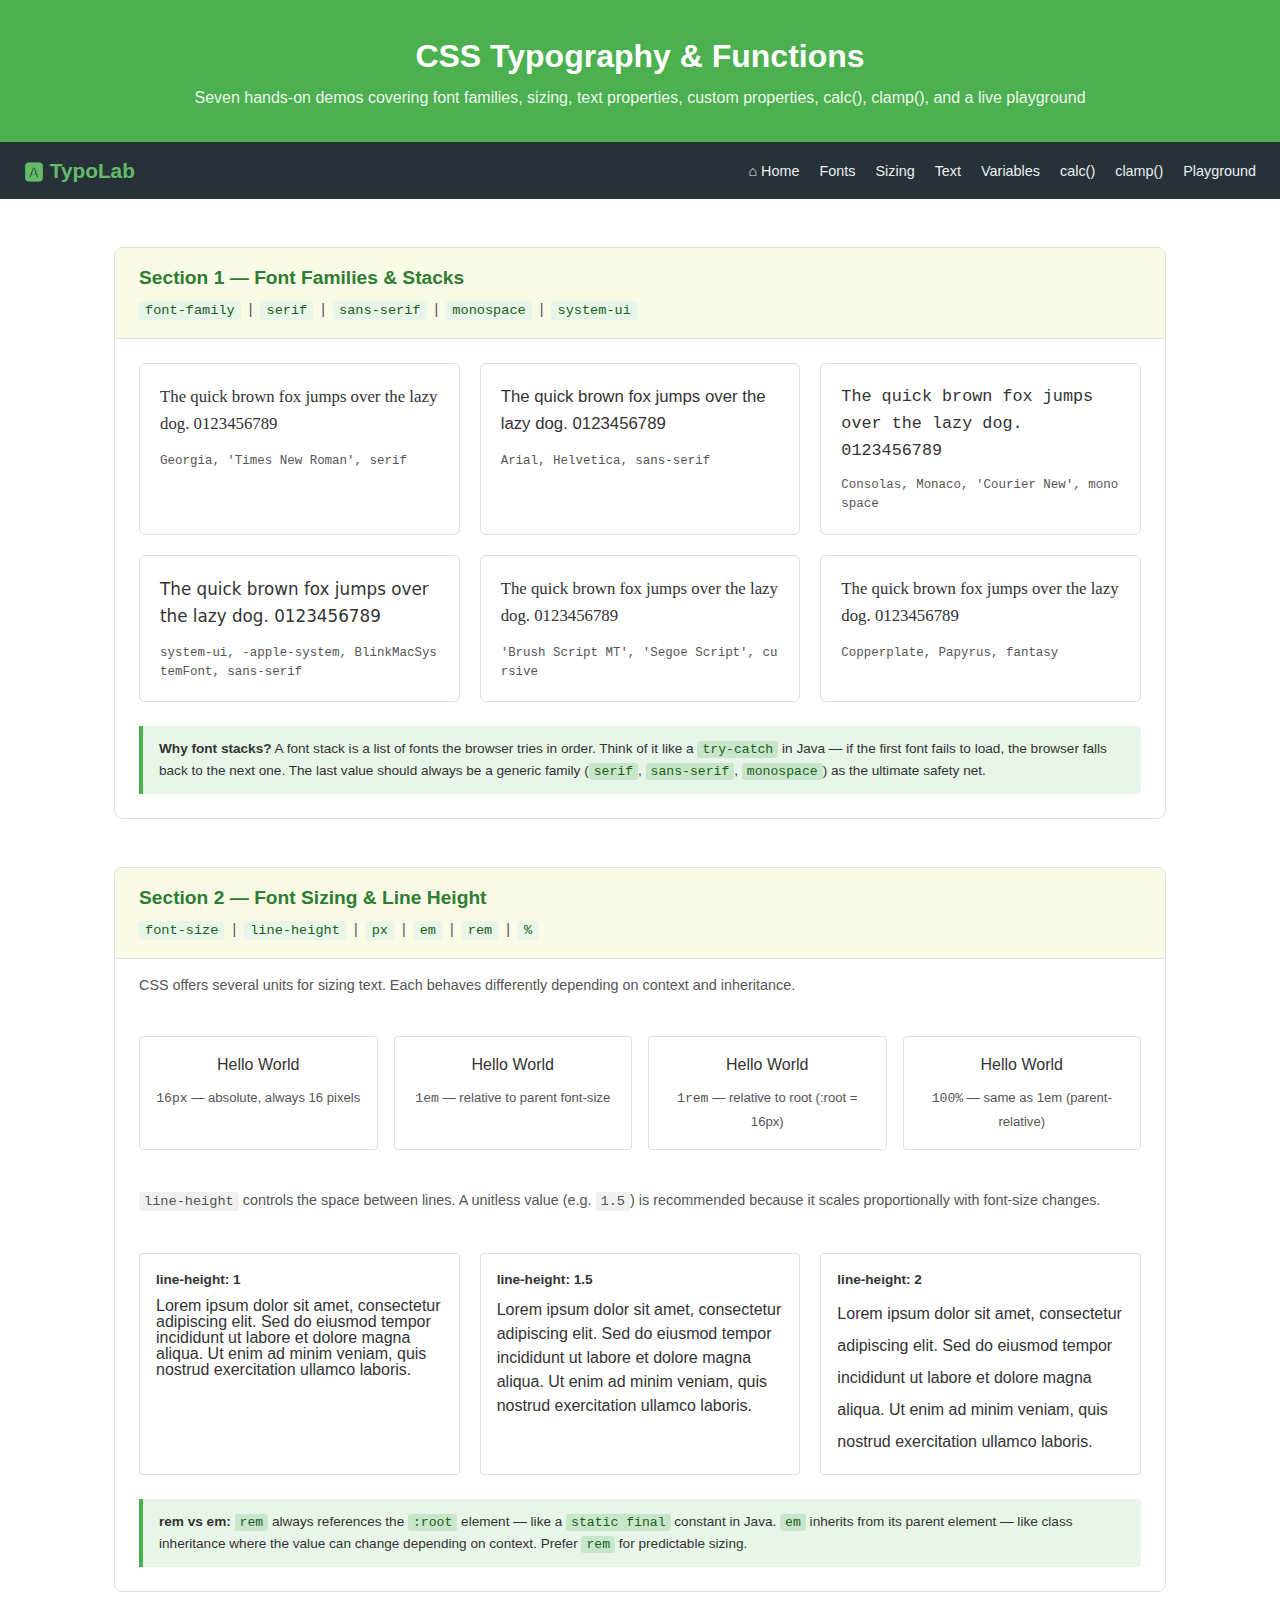
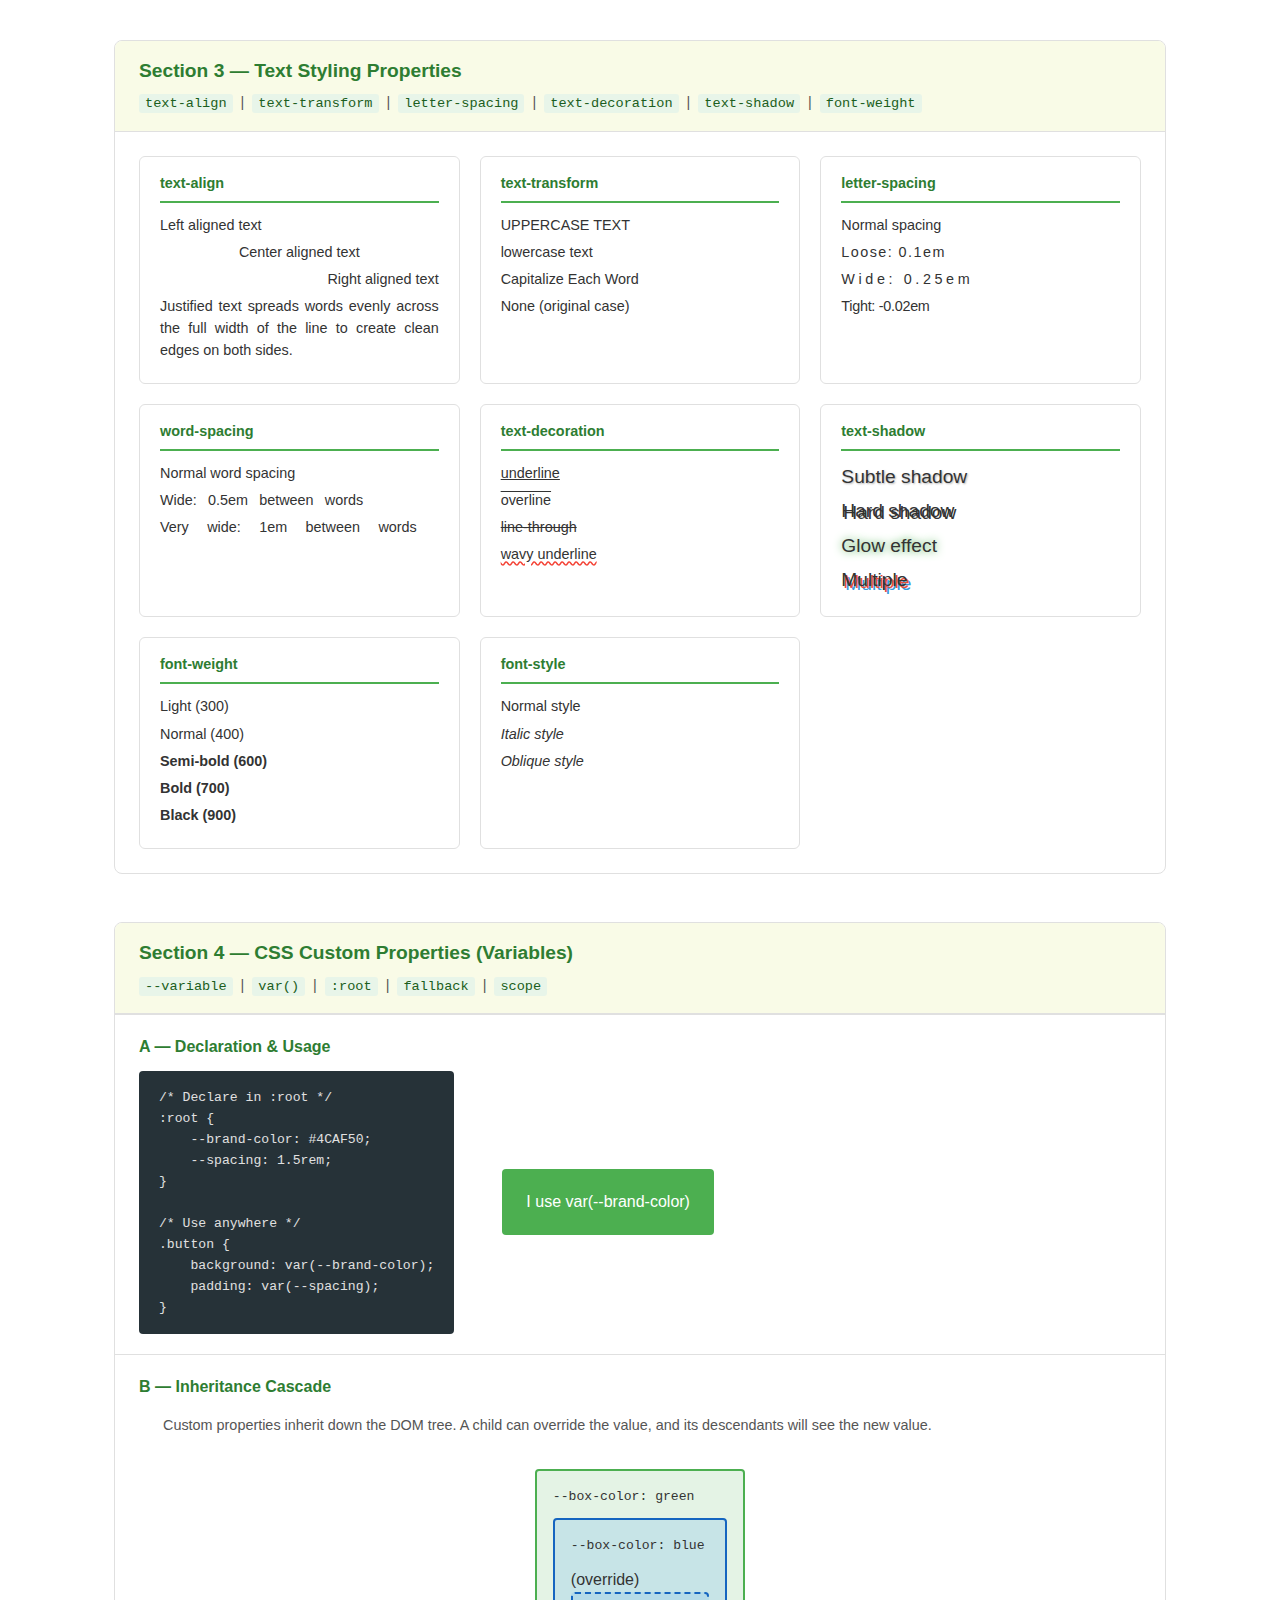
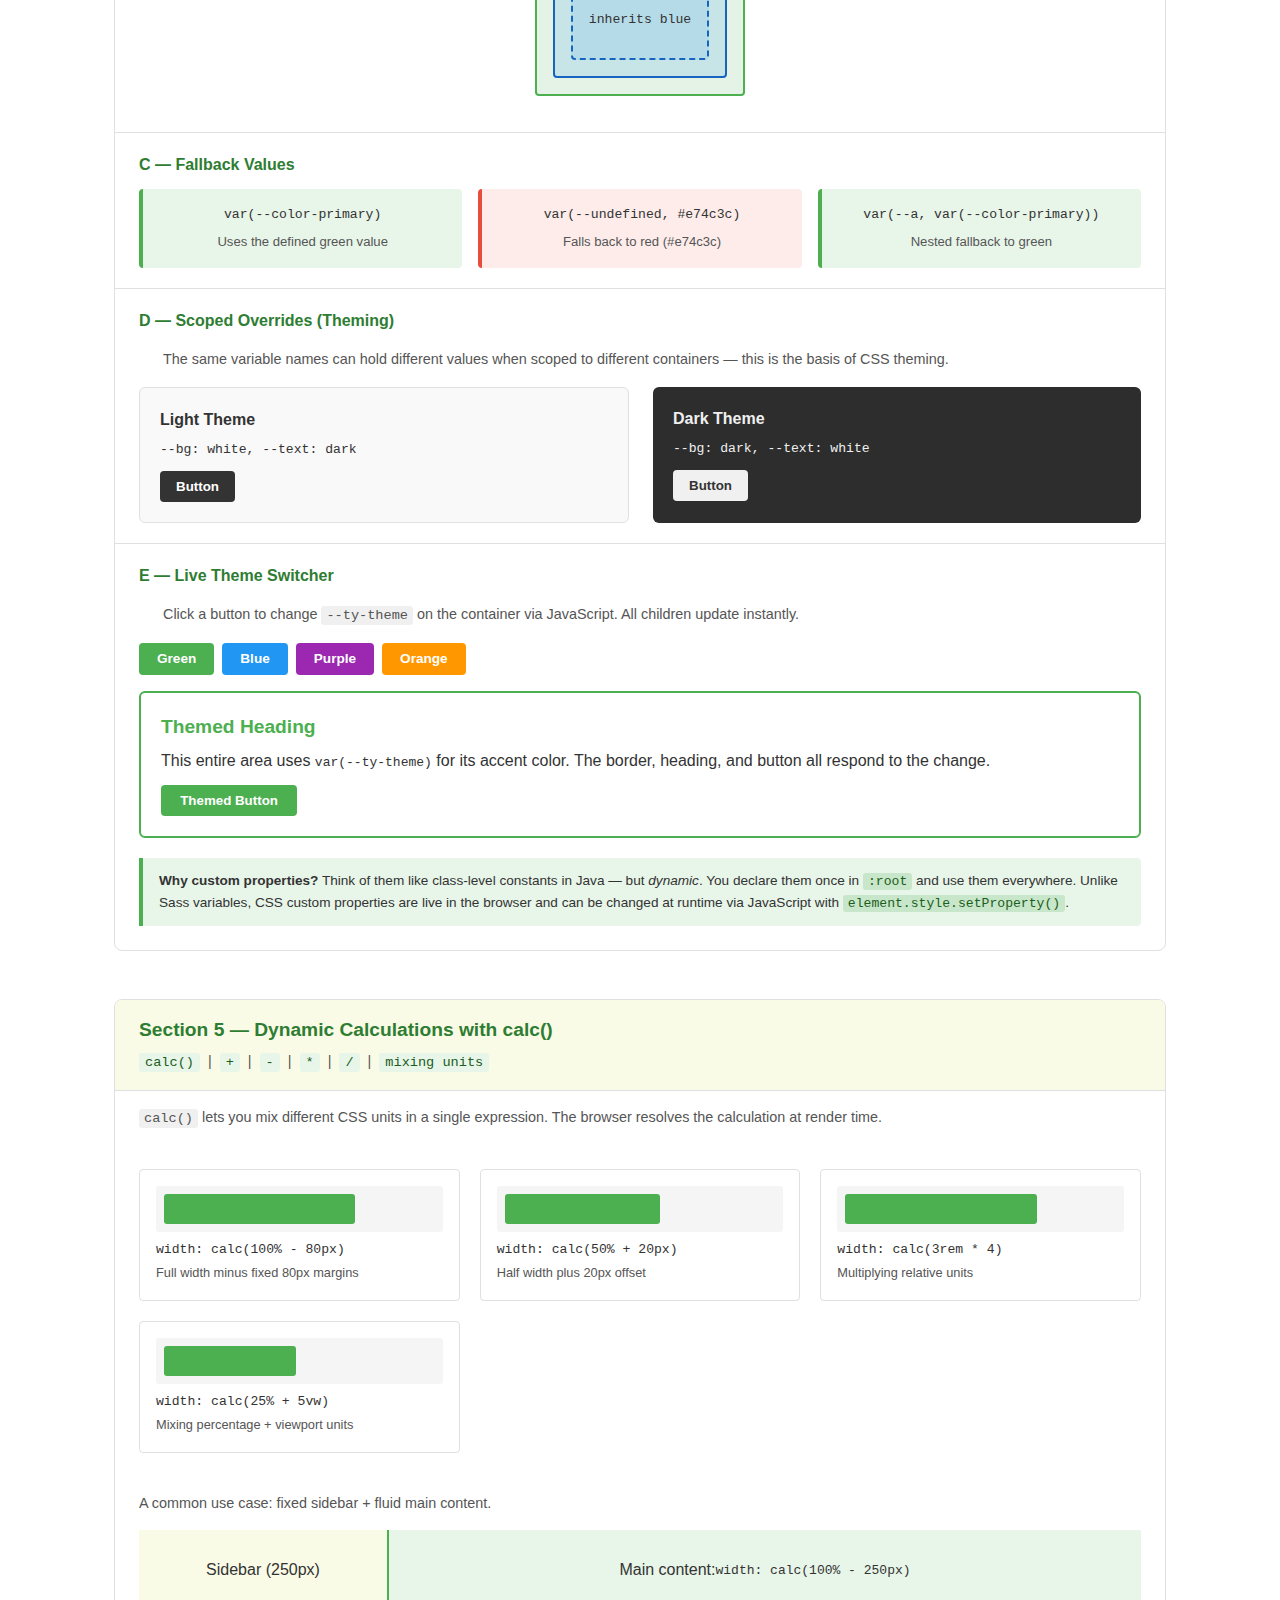
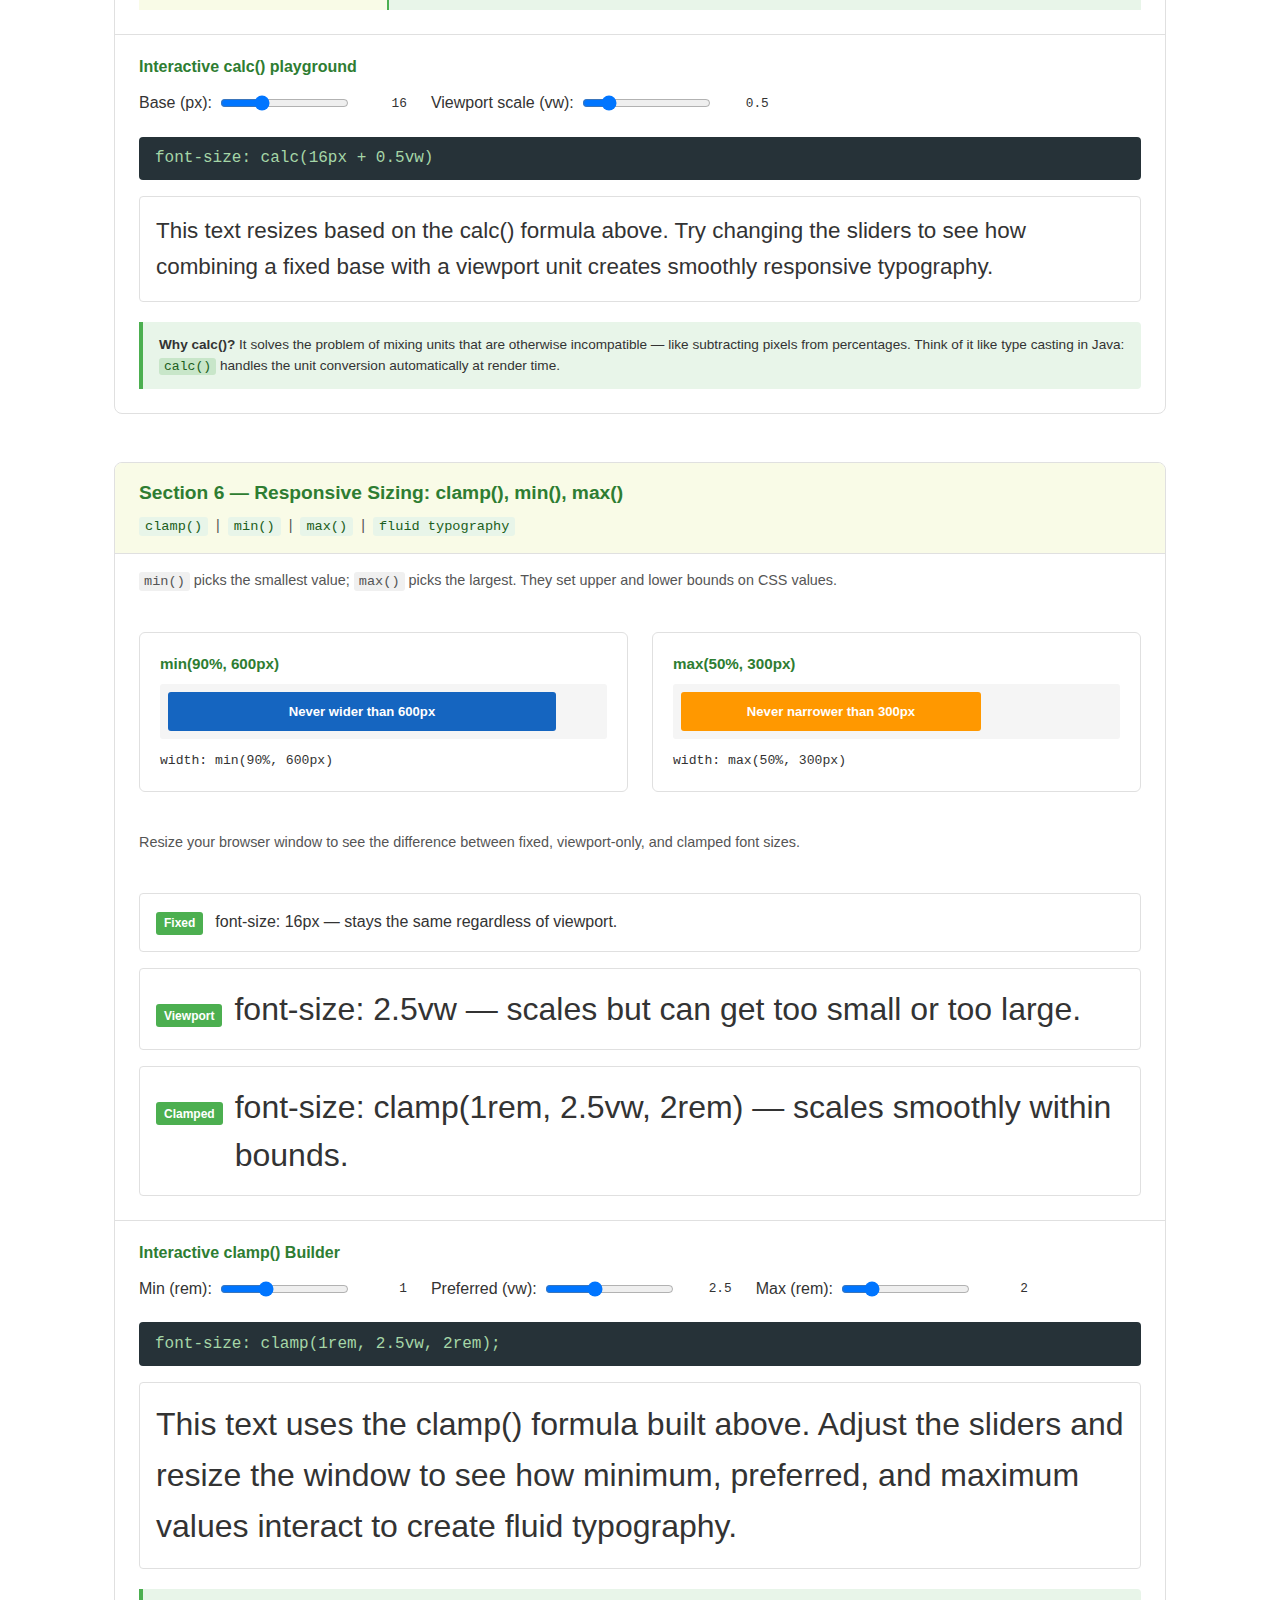
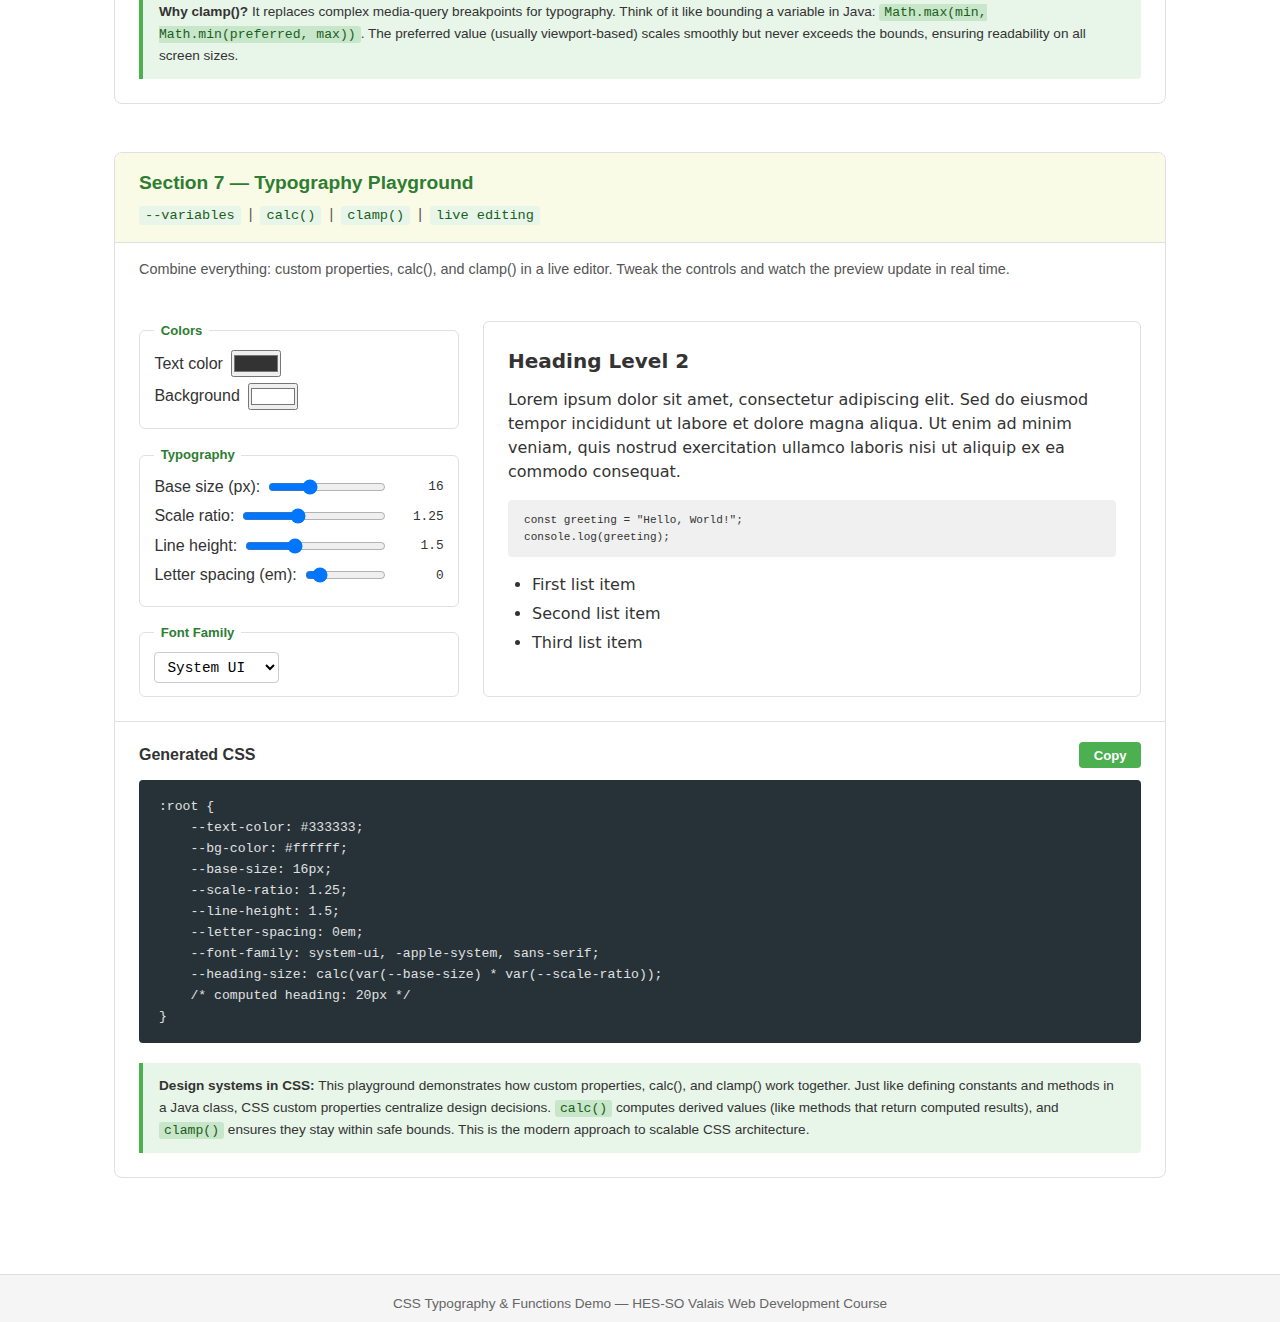
<file: typography.html>
<!DOCTYPE html>
<html lang="en">
<head>
    <meta charset="UTF-8">
    <meta name="viewport" content="width=device-width, initial-scale=1.0">
    <title>CSS Typography &amp; Functions – HES-SO Valais</title>
    <link rel="stylesheet" href="css/reset.css">
    <link rel="stylesheet" href="css/variables.css">
    <link rel="stylesheet" href="css/layout.css">
    <link rel="stylesheet" href="css/typography.css">
    <link rel="stylesheet" href="css/forms.css">
    <link rel="stylesheet" href="css/components.css">
    <link rel="stylesheet" href="css/responsive.css">
</head>
<body>

    <!-- ====================================================
         Page header
    ===================================================== -->
    <header class="page-header">
        <h1>CSS Typography &amp; Functions</h1>
        <p>Seven hands-on demos covering font families, sizing, text properties, custom properties, calc(), clamp(), and a live playground</p>
    </header>

    <!-- ====================================================
         Navigation
    ===================================================== -->
    <nav class="grid-nav" aria-label="Section navigation">
        <span class="grid-nav__logo">&#127344; TypoLab</span>
        <ul class="grid-nav__links" role="list">
            <li><a class="grid-nav__link" href="index.html">&#8962; Home</a></li>
            <li><a class="grid-nav__link" href="#demo-font-families">Fonts</a></li>
            <li><a class="grid-nav__link" href="#demo-sizing">Sizing</a></li>
            <li><a class="grid-nav__link" href="#demo-text-properties">Text</a></li>
            <li><a class="grid-nav__link" href="#demo-custom-properties">Variables</a></li>
            <li><a class="grid-nav__link" href="#demo-calc">calc()</a></li>
            <li><a class="grid-nav__link" href="#demo-clamp">clamp()</a></li>
            <li><a class="grid-nav__link" href="#demo-playground">Playground</a></li>
        </ul>
    </nav>

    <main class="page-main">

        <!-- ================================================
             Section 1 – Font Families & Stacks
        ================================================= -->
        <section id="demo-font-families" class="demo-section">
            <div class="demo-label">
                <h2>Section 1 &mdash; Font Families &amp; Stacks</h2>
                <p>
                    <code>font-family</code> &nbsp;|&nbsp;
                    <code>serif</code> &nbsp;|&nbsp;
                    <code>sans-serif</code> &nbsp;|&nbsp;
                    <code>monospace</code> &nbsp;|&nbsp;
                    <code>system-ui</code>
                </p>
            </div>

            <div class="ty-font-grid">

                <div class="ty-font-card">
                    <p class="ty-font-card__sample ty-font--serif">
                        The quick brown fox jumps over the lazy dog. 0123456789
                    </p>
                    <code class="ty-font-card__stack">Georgia, 'Times New Roman', serif</code>
                </div>

                <div class="ty-font-card">
                    <p class="ty-font-card__sample ty-font--sans">
                        The quick brown fox jumps over the lazy dog. 0123456789
                    </p>
                    <code class="ty-font-card__stack">Arial, Helvetica, sans-serif</code>
                </div>

                <div class="ty-font-card">
                    <p class="ty-font-card__sample ty-font--mono">
                        The quick brown fox jumps over the lazy dog. 0123456789
                    </p>
                    <code class="ty-font-card__stack">Consolas, Monaco, 'Courier New', monospace</code>
                </div>

                <div class="ty-font-card">
                    <p class="ty-font-card__sample ty-font--system">
                        The quick brown fox jumps over the lazy dog. 0123456789
                    </p>
                    <code class="ty-font-card__stack">system-ui, -apple-system, BlinkMacSystemFont, sans-serif</code>
                </div>

                <div class="ty-font-card">
                    <p class="ty-font-card__sample ty-font--cursive">
                        The quick brown fox jumps over the lazy dog. 0123456789
                    </p>
                    <code class="ty-font-card__stack">'Brush Script MT', 'Segoe Script', cursive</code>
                </div>

                <div class="ty-font-card">
                    <p class="ty-font-card__sample ty-font--fantasy">
                        The quick brown fox jumps over the lazy dog. 0123456789
                    </p>
                    <code class="ty-font-card__stack">Copperplate, Papyrus, fantasy</code>
                </div>

            </div>

            <div class="demo-why">
                <p>
                    <strong>Why font stacks?</strong> A font stack is a list of fonts the browser
                    tries in order. Think of it like a <code>try-catch</code> in Java &mdash; if
                    the first font fails to load, the browser falls back to the next one. The last
                    value should always be a generic family (<code>serif</code>,
                    <code>sans-serif</code>, <code>monospace</code>) as the ultimate safety net.
                </p>
            </div>
        </section>

        <!-- ================================================
             Section 2 – Font Sizing & Line Height
        ================================================= -->
        <section id="demo-sizing" class="demo-section">
            <div class="demo-label">
                <h2>Section 2 &mdash; Font Sizing &amp; Line Height</h2>
                <p>
                    <code>font-size</code> &nbsp;|&nbsp;
                    <code>line-height</code> &nbsp;|&nbsp;
                    <code>px</code> &nbsp;|&nbsp;
                    <code>em</code> &nbsp;|&nbsp;
                    <code>rem</code> &nbsp;|&nbsp;
                    <code>%</code>
                </p>
            </div>

            <p class="demo-section__note">
                CSS offers several units for sizing text. Each behaves differently depending on
                context and inheritance.
            </p>

            <!-- Part A – Unit comparison -->
            <div class="ty-units-grid">

                <div class="ty-unit-demo">
                    <p class="ty-unit-demo__sample" style="font-size: 16px">
                        Hello World
                    </p>
                    <span class="ty-unit-demo__label"><code>16px</code> &mdash; absolute, always 16 pixels</span>
                </div>

                <div class="ty-unit-demo">
                    <p class="ty-unit-demo__sample" style="font-size: 1em">
                        Hello World
                    </p>
                    <span class="ty-unit-demo__label"><code>1em</code> &mdash; relative to parent font-size</span>
                </div>

                <div class="ty-unit-demo">
                    <p class="ty-unit-demo__sample" style="font-size: 1rem">
                        Hello World
                    </p>
                    <span class="ty-unit-demo__label"><code>1rem</code> &mdash; relative to root (:root = 16px)</span>
                </div>

                <div class="ty-unit-demo">
                    <p class="ty-unit-demo__sample" style="font-size: 100%">
                        Hello World
                    </p>
                    <span class="ty-unit-demo__label"><code>100%</code> &mdash; same as 1em (parent-relative)</span>
                </div>

            </div>

            <!-- Part B – Line-height comparison -->
            <p class="demo-section__note">
                <code>line-height</code> controls the space between lines. A unitless value
                (e.g.&nbsp;<code>1.5</code>) is recommended because it scales proportionally
                with font-size changes.
            </p>

            <div class="ty-lineheight-compare">

                <div class="ty-lineheight-box ty-lineheight-box--tight">
                    <strong>line-height: 1</strong>
                    <p>
                        Lorem ipsum dolor sit amet, consectetur adipiscing elit. Sed do eiusmod
                        tempor incididunt ut labore et dolore magna aliqua. Ut enim ad minim
                        veniam, quis nostrud exercitation ullamco laboris.
                    </p>
                </div>

                <div class="ty-lineheight-box ty-lineheight-box--normal">
                    <strong>line-height: 1.5</strong>
                    <p>
                        Lorem ipsum dolor sit amet, consectetur adipiscing elit. Sed do eiusmod
                        tempor incididunt ut labore et dolore magna aliqua. Ut enim ad minim
                        veniam, quis nostrud exercitation ullamco laboris.
                    </p>
                </div>

                <div class="ty-lineheight-box ty-lineheight-box--loose">
                    <strong>line-height: 2</strong>
                    <p>
                        Lorem ipsum dolor sit amet, consectetur adipiscing elit. Sed do eiusmod
                        tempor incididunt ut labore et dolore magna aliqua. Ut enim ad minim
                        veniam, quis nostrud exercitation ullamco laboris.
                    </p>
                </div>

            </div>

            <div class="demo-why">
                <p>
                    <strong>rem vs em:</strong> <code>rem</code> always references the
                    <code>:root</code> element &mdash; like a <code>static final</code>
                    constant in Java. <code>em</code> inherits from its parent element &mdash;
                    like class inheritance where the value can change depending on context.
                    Prefer <code>rem</code> for predictable sizing.
                </p>
            </div>
        </section>

        <!-- ================================================
             Section 3 – Text Styling Properties
        ================================================= -->
        <section id="demo-text-properties" class="demo-section">
            <div class="demo-label">
                <h2>Section 3 &mdash; Text Styling Properties</h2>
                <p>
                    <code>text-align</code> &nbsp;|&nbsp;
                    <code>text-transform</code> &nbsp;|&nbsp;
                    <code>letter-spacing</code> &nbsp;|&nbsp;
                    <code>text-decoration</code> &nbsp;|&nbsp;
                    <code>text-shadow</code> &nbsp;|&nbsp;
                    <code>font-weight</code>
                </p>
            </div>

            <div class="ty-props-grid">

                <!-- text-align -->
                <div class="ty-prop-card">
                    <h4 class="ty-prop-card__title">text-align</h4>
                    <div class="ty-prop-card__samples">
                        <p style="text-align: left">Left aligned text</p>
                        <p style="text-align: center">Center aligned text</p>
                        <p style="text-align: right">Right aligned text</p>
                        <p style="text-align: justify">Justified text spreads words evenly across the full width of the line to create clean edges on both sides.</p>
                    </div>
                </div>

                <!-- text-transform -->
                <div class="ty-prop-card">
                    <h4 class="ty-prop-card__title">text-transform</h4>
                    <div class="ty-prop-card__samples">
                        <p style="text-transform: uppercase">uppercase text</p>
                        <p style="text-transform: lowercase">LOWERCASE TEXT</p>
                        <p style="text-transform: capitalize">capitalize each word</p>
                        <p style="text-transform: none">None (original case)</p>
                    </div>
                </div>

                <!-- letter-spacing -->
                <div class="ty-prop-card">
                    <h4 class="ty-prop-card__title">letter-spacing</h4>
                    <div class="ty-prop-card__samples">
                        <p style="letter-spacing: normal">Normal spacing</p>
                        <p style="letter-spacing: 0.1em">Loose: 0.1em</p>
                        <p style="letter-spacing: 0.25em">Wide: 0.25em</p>
                        <p style="letter-spacing: -0.02em">Tight: -0.02em</p>
                    </div>
                </div>

                <!-- word-spacing -->
                <div class="ty-prop-card">
                    <h4 class="ty-prop-card__title">word-spacing</h4>
                    <div class="ty-prop-card__samples">
                        <p style="word-spacing: normal">Normal word spacing</p>
                        <p style="word-spacing: 0.5em">Wide: 0.5em between words</p>
                        <p style="word-spacing: 1em">Very wide: 1em between words</p>
                    </div>
                </div>

                <!-- text-decoration -->
                <div class="ty-prop-card">
                    <h4 class="ty-prop-card__title">text-decoration</h4>
                    <div class="ty-prop-card__samples">
                        <p style="text-decoration: underline">underline</p>
                        <p style="text-decoration: overline">overline</p>
                        <p style="text-decoration: line-through">line-through</p>
                        <p style="text-decoration: underline wavy var(--color-error)">wavy underline</p>
                    </div>
                </div>

                <!-- text-shadow -->
                <div class="ty-prop-card">
                    <h4 class="ty-prop-card__title">text-shadow</h4>
                    <div class="ty-prop-card__samples ty-prop-card__samples--large">
                        <p style="text-shadow: 1px 1px 2px rgba(0,0,0,0.3)">Subtle shadow</p>
                        <p style="text-shadow: 2px 2px 0 #333">Hard shadow</p>
                        <p style="text-shadow: 0 0 8px var(--color-primary)">Glow effect</p>
                        <p style="text-shadow: 2px 2px 0 #e74c3c, 4px 4px 0 #3498db">Multiple</p>
                    </div>
                </div>

                <!-- font-weight -->
                <div class="ty-prop-card">
                    <h4 class="ty-prop-card__title">font-weight</h4>
                    <div class="ty-prop-card__samples">
                        <p style="font-weight: 300">Light (300)</p>
                        <p style="font-weight: 400">Normal (400)</p>
                        <p style="font-weight: 600">Semi-bold (600)</p>
                        <p style="font-weight: 700">Bold (700)</p>
                        <p style="font-weight: 900">Black (900)</p>
                    </div>
                </div>

                <!-- font-style -->
                <div class="ty-prop-card">
                    <h4 class="ty-prop-card__title">font-style</h4>
                    <div class="ty-prop-card__samples">
                        <p style="font-style: normal">Normal style</p>
                        <p style="font-style: italic">Italic style</p>
                        <p style="font-style: oblique">Oblique style</p>
                    </div>
                </div>

            </div>
        </section>

        <!-- ================================================
             Section 4 – CSS Custom Properties (Variables)
        ================================================= -->
        <section id="demo-custom-properties" class="demo-section">
            <div class="demo-label">
                <h2>Section 4 &mdash; CSS Custom Properties (Variables)</h2>
                <p>
                    <code>--variable</code> &nbsp;|&nbsp;
                    <code>var()</code> &nbsp;|&nbsp;
                    <code>:root</code> &nbsp;|&nbsp;
                    <code>fallback</code> &nbsp;|&nbsp;
                    <code>scope</code>
                </p>
            </div>

            <!-- Part A – Declaration & usage -->
            <div class="ty-vars-section">
                <h3 class="ty-vars-section__title">A &mdash; Declaration &amp; Usage</h3>
                <div class="ty-code-compare">
                    <pre class="ty-code-block"><code>/* Declare in :root */
:root {
    --brand-color: #4CAF50;
    --spacing: 1.5rem;
}

/* Use anywhere */
.button {
    background: var(--brand-color);
    padding: var(--spacing);
}</code></pre>
                    <div class="ty-code-result">
                        <button class="ty-demo-button" style="background: var(--color-primary); color: #fff; border: none; border-radius: var(--radius-md); padding: 1.5rem; font-size: 1rem; cursor: pointer">
                            I use var(--brand-color)
                        </button>
                    </div>
                </div>
            </div>

            <!-- Part B – Inheritance cascade -->
            <div class="ty-vars-section">
                <h3 class="ty-vars-section__title">B &mdash; Inheritance Cascade</h3>
                <p class="demo-section__note">
                    Custom properties inherit down the DOM tree. A child can override the
                    value, and its descendants will see the new value.
                </p>
                <div class="ty-inheritance-demo">
                    <div class="ty-inheritance-box ty-inheritance-box--parent">
                        <code>--box-color: green</code>
                        <div class="ty-inheritance-box ty-inheritance-box--child">
                            <code>--box-color: blue</code> (override)
                            <div class="ty-inheritance-box ty-inheritance-box--grandchild">
                                <code>inherits blue</code>
                            </div>
                        </div>
                    </div>
                </div>
            </div>

            <!-- Part C – Fallback values -->
            <div class="ty-vars-section">
                <h3 class="ty-vars-section__title">C &mdash; Fallback Values</h3>
                <div class="ty-fallback-demo">
                    <div class="ty-fallback-example ty-fallback-example--defined">
                        <code>var(--color-primary)</code>
                        <span>Uses the defined green value</span>
                    </div>
                    <div class="ty-fallback-example ty-fallback-example--fallback">
                        <code>var(--undefined, #e74c3c)</code>
                        <span>Falls back to red (#e74c3c)</span>
                    </div>
                    <div class="ty-fallback-example ty-fallback-example--nested">
                        <code>var(--a, var(--color-primary))</code>
                        <span>Nested fallback to green</span>
                    </div>
                </div>
            </div>

            <!-- Part D – Scoped overrides -->
            <div class="ty-vars-section">
                <h3 class="ty-vars-section__title">D &mdash; Scoped Overrides (Theming)</h3>
                <p class="demo-section__note">
                    The same variable names can hold different values when scoped to different
                    containers &mdash; this is the basis of CSS theming.
                </p>
                <div class="ty-scope-demo">
                    <div class="ty-theme-card ty-theme-card--light">
                        <h4>Light Theme</h4>
                        <p>--bg: white, --text: dark</p>
                        <button class="ty-theme-card__btn">Button</button>
                    </div>
                    <div class="ty-theme-card ty-theme-card--dark">
                        <h4>Dark Theme</h4>
                        <p>--bg: dark, --text: white</p>
                        <button class="ty-theme-card__btn">Button</button>
                    </div>
                </div>
            </div>

            <!-- Part E – Theme switcher -->
            <div class="ty-vars-section">
                <h3 class="ty-vars-section__title">E &mdash; Live Theme Switcher</h3>
                <p class="demo-section__note">
                    Click a button to change <code>--ty-theme</code> on the container via
                    JavaScript. All children update instantly.
                </p>
                <div class="ty-theme-switcher">
                    <div class="ty-theme-switcher__buttons">
                        <button class="ty-theme-btn ty-theme-btn--green" data-color="#4CAF50">Green</button>
                        <button class="ty-theme-btn ty-theme-btn--blue" data-color="#2196F3">Blue</button>
                        <button class="ty-theme-btn ty-theme-btn--purple" data-color="#9C27B0">Purple</button>
                        <button class="ty-theme-btn ty-theme-btn--orange" data-color="#FF9800">Orange</button>
                    </div>
                    <div class="ty-theme-preview" id="ty-theme-preview">
                        <h4 class="ty-theme-preview__heading">Themed Heading</h4>
                        <p class="ty-theme-preview__text">
                            This entire area uses <code>var(--ty-theme)</code> for its accent
                            color. The border, heading, and button all respond to the change.
                        </p>
                        <button class="ty-theme-preview__btn">Themed Button</button>
                    </div>
                </div>
            </div>

            <div class="demo-why">
                <p>
                    <strong>Why custom properties?</strong> Think of them like class-level
                    constants in Java &mdash; but <em>dynamic</em>. You declare them once in
                    <code>:root</code> and use them everywhere. Unlike Sass variables, CSS
                    custom properties are live in the browser and can be changed at runtime
                    via JavaScript with <code>element.style.setProperty()</code>.
                </p>
            </div>
        </section>

        <!-- ================================================
             Section 5 – calc()
        ================================================= -->
        <section id="demo-calc" class="demo-section">
            <div class="demo-label">
                <h2>Section 5 &mdash; Dynamic Calculations with calc()</h2>
                <p>
                    <code>calc()</code> &nbsp;|&nbsp;
                    <code>+</code> &nbsp;|&nbsp;
                    <code>-</code> &nbsp;|&nbsp;
                    <code>*</code> &nbsp;|&nbsp;
                    <code>/</code> &nbsp;|&nbsp;
                    <code>mixing units</code>
                </p>
            </div>

            <p class="demo-section__note">
                <code>calc()</code> lets you mix different CSS units in a single expression.
                The browser resolves the calculation at render time.
            </p>

            <!-- Part A – Visual examples -->
            <div class="ty-calc-grid">

                <div class="ty-calc-card">
                    <div class="ty-calc-card__visual">
                        <div class="ty-calc-bar" style="width: calc(100% - 80px)"></div>
                    </div>
                    <code class="ty-calc-card__code">width: calc(100% - 80px)</code>
                    <span class="ty-calc-card__explain">Full width minus fixed 80px margins</span>
                </div>

                <div class="ty-calc-card">
                    <div class="ty-calc-card__visual">
                        <div class="ty-calc-bar" style="width: calc(50% + 20px)"></div>
                    </div>
                    <code class="ty-calc-card__code">width: calc(50% + 20px)</code>
                    <span class="ty-calc-card__explain">Half width plus 20px offset</span>
                </div>

                <div class="ty-calc-card">
                    <div class="ty-calc-card__visual">
                        <div class="ty-calc-bar" style="width: calc(3rem * 4)"></div>
                    </div>
                    <code class="ty-calc-card__code">width: calc(3rem * 4)</code>
                    <span class="ty-calc-card__explain">Multiplying relative units</span>
                </div>

                <div class="ty-calc-card">
                    <div class="ty-calc-card__visual">
                        <div class="ty-calc-bar" style="width: calc(25% + 5vw)"></div>
                    </div>
                    <code class="ty-calc-card__code">width: calc(25% + 5vw)</code>
                    <span class="ty-calc-card__explain">Mixing percentage + viewport units</span>
                </div>

            </div>

            <!-- Part B – Layout example -->
            <p class="demo-section__note">
                A common use case: fixed sidebar + fluid main content.
            </p>
            <div class="ty-calc-layout">
                <div class="ty-calc-layout__sidebar">Sidebar (250px)</div>
                <div class="ty-calc-layout__main">Main content: <code>width: calc(100% - 250px)</code></div>
            </div>

            <!-- Part C – Interactive playground -->
            <div class="ty-calc-playground">
                <h4 class="ty-calc-playground__title">Interactive calc() playground</h4>
                <div class="ty-calc-controls">
                    <label class="bm-controls__group">
                        Base (px):
                        <input type="range" id="ty-calc-base" min="10" max="30" value="16">
                        <output id="ty-calc-base-out">16</output>
                    </label>
                    <label class="bm-controls__group">
                        Viewport scale (vw):
                        <input type="range" id="ty-calc-vw" min="0" max="3" step="0.1" value="0.5">
                        <output id="ty-calc-vw-out">0.5</output>
                    </label>
                </div>
                <div class="ty-calc-formula" id="ty-calc-formula">
                    font-size: calc(16px + 0.5vw)
                </div>
                <p class="ty-calc-preview" id="ty-calc-preview" style="font-size: calc(16px + 0.5vw)">
                    This text resizes based on the calc() formula above. Try changing the
                    sliders to see how combining a fixed base with a viewport unit creates
                    smoothly responsive typography.
                </p>
            </div>

            <div class="demo-why">
                <p>
                    <strong>Why calc()?</strong> It solves the problem of mixing units that are
                    otherwise incompatible &mdash; like subtracting pixels from percentages.
                    Think of it like type casting in Java: <code>calc()</code> handles the unit
                    conversion automatically at render time.
                </p>
            </div>
        </section>

        <!-- ================================================
             Section 6 – clamp(), min(), max()
        ================================================= -->
        <section id="demo-clamp" class="demo-section">
            <div class="demo-label">
                <h2>Section 6 &mdash; Responsive Sizing: clamp(), min(), max()</h2>
                <p>
                    <code>clamp()</code> &nbsp;|&nbsp;
                    <code>min()</code> &nbsp;|&nbsp;
                    <code>max()</code> &nbsp;|&nbsp;
                    <code>fluid typography</code>
                </p>
            </div>

            <!-- Part A – min() and max() -->
            <p class="demo-section__note">
                <code>min()</code> picks the smallest value; <code>max()</code> picks the
                largest. They set upper and lower bounds on CSS values.
            </p>

            <div class="ty-minmax-grid">
                <div class="ty-minmax-card">
                    <h4 class="ty-minmax-card__title">min(90%, 600px)</h4>
                    <div class="ty-minmax-card__visual">
                        <div class="ty-minmax-bar ty-minmax-bar--min">
                            Never wider than 600px
                        </div>
                    </div>
                    <code class="ty-minmax-card__code">width: min(90%, 600px)</code>
                </div>
                <div class="ty-minmax-card">
                    <h4 class="ty-minmax-card__title">max(50%, 300px)</h4>
                    <div class="ty-minmax-card__visual">
                        <div class="ty-minmax-bar ty-minmax-bar--max">
                            Never narrower than 300px
                        </div>
                    </div>
                    <code class="ty-minmax-card__code">width: max(50%, 300px)</code>
                </div>
            </div>

            <!-- Part B – Fluid typography comparison -->
            <p class="demo-section__note">
                Resize your browser window to see the difference between fixed, viewport-only,
                and clamped font sizes.
            </p>

            <div class="ty-clamp-compare">
                <div class="ty-clamp-example">
                    <span class="ty-clamp-example__label">Fixed</span>
                    <p class="ty-clamp-example__text" style="font-size: 16px">
                        font-size: 16px &mdash; stays the same regardless of viewport.
                    </p>
                </div>
                <div class="ty-clamp-example">
                    <span class="ty-clamp-example__label">Viewport</span>
                    <p class="ty-clamp-example__text" style="font-size: 2.5vw">
                        font-size: 2.5vw &mdash; scales but can get too small or too large.
                    </p>
                </div>
                <div class="ty-clamp-example">
                    <span class="ty-clamp-example__label">Clamped</span>
                    <p class="ty-clamp-example__text" style="font-size: clamp(1rem, 2.5vw, 2rem)">
                        font-size: clamp(1rem, 2.5vw, 2rem) &mdash; scales smoothly within bounds.
                    </p>
                </div>
            </div>

            <!-- Part C – clamp() builder -->
            <div class="ty-clamp-builder">
                <h4 class="ty-clamp-builder__title">Interactive clamp() Builder</h4>
                <div class="ty-clamp-controls">
                    <label class="bm-controls__group">
                        Min (rem):
                        <input type="range" id="ty-clamp-min" min="0.75" max="1.5" step="0.05" value="1">
                        <output id="ty-clamp-min-out">1</output>
                    </label>
                    <label class="bm-controls__group">
                        Preferred (vw):
                        <input type="range" id="ty-clamp-pref" min="1" max="5" step="0.1" value="2.5">
                        <output id="ty-clamp-pref-out">2.5</output>
                    </label>
                    <label class="bm-controls__group">
                        Max (rem):
                        <input type="range" id="ty-clamp-max" min="1.5" max="4" step="0.1" value="2">
                        <output id="ty-clamp-max-out">2</output>
                    </label>
                </div>
                <div class="ty-clamp-code" id="ty-clamp-code">
                    font-size: clamp(1rem, 2.5vw, 2rem);
                </div>
                <p class="ty-clamp-preview" id="ty-clamp-preview" style="font-size: clamp(1rem, 2.5vw, 2rem)">
                    This text uses the clamp() formula built above. Adjust the sliders
                    and resize the window to see how minimum, preferred, and maximum
                    values interact to create fluid typography.
                </p>
            </div>

            <div class="demo-why">
                <p>
                    <strong>Why clamp()?</strong> It replaces complex media-query breakpoints
                    for typography. Think of it like bounding a variable in Java:
                    <code>Math.max(min, Math.min(preferred, max))</code>. The preferred value
                    (usually viewport-based) scales smoothly but never exceeds the bounds,
                    ensuring readability on all screen sizes.
                </p>
            </div>
        </section>

        <!-- ================================================
             Section 7 – Typography Playground
        ================================================= -->
        <section id="demo-playground" class="demo-section">
            <div class="demo-label">
                <h2>Section 7 &mdash; Typography Playground</h2>
                <p>
                    <code>--variables</code> &nbsp;|&nbsp;
                    <code>calc()</code> &nbsp;|&nbsp;
                    <code>clamp()</code> &nbsp;|&nbsp;
                    <code>live editing</code>
                </p>
            </div>

            <p class="demo-section__note">
                Combine everything: custom properties, calc(), and clamp() in a live editor.
                Tweak the controls and watch the preview update in real time.
            </p>

            <div class="ty-playground">

                <!-- Controls panel -->
                <div class="ty-playground__controls">

                    <fieldset class="bm-controls__fieldset">
                        <legend>Colors</legend>
                        <label class="ty-playground__control-group">
                            Text color
                            <input type="color" id="ty-pg-text-color" value="#333333">
                        </label>
                        <label class="ty-playground__control-group">
                            Background
                            <input type="color" id="ty-pg-bg-color" value="#ffffff">
                        </label>
                    </fieldset>

                    <fieldset class="bm-controls__fieldset">
                        <legend>Typography</legend>
                        <label class="bm-controls__group">
                            Base size (px):
                            <input type="range" id="ty-pg-base" min="12" max="24" value="16">
                            <output id="ty-pg-base-out">16</output>
                        </label>
                        <label class="bm-controls__group">
                            Scale ratio:
                            <input type="range" id="ty-pg-ratio" min="1.1" max="1.5" step="0.01" value="1.25">
                            <output id="ty-pg-ratio-out">1.25</output>
                        </label>
                        <label class="bm-controls__group">
                            Line height:
                            <input type="range" id="ty-pg-lh" min="1" max="2.5" step="0.05" value="1.5">
                            <output id="ty-pg-lh-out">1.5</output>
                        </label>
                        <label class="bm-controls__group">
                            Letter spacing (em):
                            <input type="range" id="ty-pg-ls" min="-0.02" max="0.15" step="0.005" value="0">
                            <output id="ty-pg-ls-out">0</output>
                        </label>
                    </fieldset>

                    <fieldset class="bm-controls__fieldset">
                        <legend>Font Family</legend>
                        <select class="pos-controls__select" id="ty-pg-font">
                            <option value="system-ui, -apple-system, sans-serif">System UI</option>
                            <option value="Georgia, 'Times New Roman', serif">Serif</option>
                            <option value="Arial, Helvetica, sans-serif">Sans-serif</option>
                            <option value="Consolas, Monaco, monospace">Monospace</option>
                        </select>
                    </fieldset>

                </div>

                <!-- Live preview -->
                <div class="ty-playground__preview" id="ty-pg-preview">
                    <h2 class="ty-playground__preview-heading">Heading Level 2</h2>
                    <p class="ty-playground__preview-text">
                        Lorem ipsum dolor sit amet, consectetur adipiscing elit. Sed do eiusmod
                        tempor incididunt ut labore et dolore magna aliqua. Ut enim ad minim
                        veniam, quis nostrud exercitation ullamco laboris nisi ut aliquip ex ea
                        commodo consequat.
                    </p>
                    <pre class="ty-playground__preview-code"><code>const greeting = "Hello, World!";
console.log(greeting);</code></pre>
                    <ul class="ty-playground__preview-list">
                        <li>First list item</li>
                        <li>Second list item</li>
                        <li>Third list item</li>
                    </ul>
                </div>

            </div>

            <!-- Generated CSS output -->
            <div class="ty-playground__output">
                <div class="ty-playground__output-header">
                    <strong>Generated CSS</strong>
                    <button class="ty-playground__copy-btn" id="ty-pg-copy">Copy</button>
                </div>
                <pre class="ty-playground__code" id="ty-pg-code">:root {
    --text-color: #333333;
    --bg-color: #ffffff;
    --base-size: 16px;
    --scale-ratio: 1.25;
    --line-height: 1.5;
    --letter-spacing: 0em;
    --font-family: system-ui, -apple-system, sans-serif;
    --heading-size: calc(var(--base-size) * var(--scale-ratio));
}</pre>
            </div>

            <div class="demo-why">
                <p>
                    <strong>Design systems in CSS:</strong> This playground demonstrates how
                    custom properties, calc(), and clamp() work together. Just like defining
                    constants and methods in a Java class, CSS custom properties centralize
                    design decisions. <code>calc()</code> computes derived values (like methods
                    that return computed results), and <code>clamp()</code> ensures they stay
                    within safe bounds. This is the modern approach to scalable CSS architecture.
                </p>
            </div>
        </section>

    </main>

    <!-- ====================================================
         Page footer
    ===================================================== -->
    <footer class="page-footer">
        <p>
            CSS Typography &amp; Functions Demo &mdash; HES-SO Valais Web Development Course
        </p>
    </footer>

    <script src="js/typography.js"></script>
</body>
</html>
</file>
<file: css/variables.css>
/* ============================================================
   VARIABLES – CSS custom properties
   ============================================================ */

:root {
    /* ── Couleurs primaires (vert) ──────────────────────────── */
    --color-primary:         #4caf50;
    --color-primary-dark:    #388e3c;
    --color-primary-darker:  #2e7d32;
    --color-primary-darkest: #1b5e20;
    --color-primary-light:   #66bb6a;
    --color-primary-bg:      #e8f5e9;
    --color-primary-bg-alt:  #f9fbe7;
    --color-primary-border:  #c8e6c9;

    /* ── Neutres ────────────────────────────────────────────── */
    --color-text:            #333;
    --color-text-secondary:  #555;
    --color-text-muted:      #888;
    --color-text-light:      #666;
    --color-white:           #fff;
    --color-bg-light:        #f5f5f5;
    --color-bg-lighter:      #fafafa;
    --color-bg-code:         #f0f0f0;
    --color-border:          #e0e0e0;
    --color-border-light:    #ddd;
    --color-border-input:    #ccc;
    --color-gray-medium:     #bdbdbd;

    /* ── Foncés (navigation, code) ──────────────────────────── */
    --color-dark:            #263238;
    --color-dark-border:     #424242;
    --color-dark-text:       #eceff1;
    --color-dark-green:      #a5d6a7;
    --color-dark-code:       #e0e0e0;

    /* ── Accents ────────────────────────────────────────────── */
    --color-blue:            #1565c0;
    --color-blue-dark:       #0d47a1;
    --color-blue-bg:         #e3f2fd;
    --color-purple:          #6a1b9a;
    --color-purple-bg:       #f3e5f5;
    --color-teal:            #00838f;
    --color-green-medium:    #43a047;
    --color-orange:          #ff9800;
    --color-orange-dark:     #e65100;
    --color-orange-bg:       #fff3e0;
    --color-red:             #c62828;
    --color-red-dark:        #bf360c;
    --color-error:           #f44336;
    --color-error-bg:        #ffebee;

    /* ── Ombres ─────────────────────────────────────────────── */
    --shadow-sm:  0 2px 6px rgba(0, 0, 0, 0.07);
    --shadow-md:  0 2px 8px rgba(0, 0, 0, 0.08);
    --shadow-lg:  0 6px 20px rgba(0, 0, 0, 0.12);

    /* ── Typographie ────────────────────────────────────────── */
    --font-main: Arial, sans-serif;
    --font-mono: monospace;

    /* ── Rayons de bordure ──────────────────────────────────── */
    --radius-sm: 3px;
    --radius-md: 4px;
    --radius-lg: 6px;
    --radius-xl: 8px;
}
</file>
<file: css/layout.css>
/* ============================================================
   LAYOUT – Page structure, containers, grids
   ============================================================ */

/* ── Page-level structure ───────────────────────────────────── */
.page-header {
    background-color: var(--color-primary);
    color: var(--color-white);
    padding: 2rem 1.5rem;
    text-align: center;
}

.page-main {
    max-width: 1100px;
    margin: 0 auto;
    padding: 0 1.5rem 3rem;
}

.page-footer {
    background-color: var(--color-bg-light);
    border-top: 1px solid var(--color-border-light);
    padding: 1.2rem 1rem;
    text-align: center;
}

/* ── Demo section wrapper ───────────────────────────────────── */
.demo-section {
    border: 1px solid var(--color-border);
    border-radius: var(--radius-xl);
    margin: 3rem 0;
    overflow: hidden;
}

.demo-label {
    background-color: var(--color-primary-bg-alt);
    border-bottom: 1px solid var(--color-border);
    padding: 1rem 1.5rem;
}

/* ── Flex navigation (flexbox.html) ─────────────────────────── */
.flex-nav {
    align-items: center;
    background-color: var(--color-dark);
    display: flex;
    justify-content: space-between;
    padding: 0.8rem 1.5rem;
}

.flex-nav__links {
    display: flex;
    gap: 1.5rem;
    list-style: none;
    margin: 0;
    padding: 0;
}

/* ── Grid navigation (grid.html, boxmodel.html, forms.html) ── */
.grid-nav {
    align-items: center;
    background-color: var(--color-dark);
    display: flex;
    justify-content: space-between;
    padding: 0.8rem 1.5rem;
}

.grid-nav__links {
    display: flex;
    gap: 1.25rem;
    list-style: none;
    margin: 0;
    padding: 0;
}

/* ── Main navigation – dropdown (all pages) ─────────────────── */
.main-nav {
    align-items: center;
    background-color: var(--color-dark);
    display: flex;
    justify-content: left;
    padding: 0.8rem 0.5rem;
    position: relative;
}

.main-nav__logo {
    color: var(--color-white);
    font-weight: 700;
    white-space: nowrap;
    display: inline-block;
    margin-right: 2em;
}

.main-nav__menu {
    align-items: center;
    display: flex;
    gap: 0.25rem;
    list-style: none;
    margin: 0;
    padding: 0;
}

.main-nav__link {
    border-radius: var(--radius-sm);
    color: var(--color-white);
    padding: 0.45rem 0.75rem;
    text-decoration: none;
    transition: background-color 0.15s;
    white-space: nowrap;
}

.main-nav__link:hover,
.main-nav__link:focus {
    background-color: rgba(255, 255, 255, 0.15);
}

.main-nav__item--has-dropdown {
    position: relative;
}

.main-nav__toggle {
    align-items: center;
    background: none;
    border: none;
    border-radius: var(--radius-sm);
    color: var(--color-white);
    cursor: pointer;
    display: flex;
    font-size: inherit;
    gap: 0.3rem;
    padding: 0.45rem 0.75rem;
    transition: background-color 0.15s;
    white-space: nowrap;
}

.main-nav__toggle:hover,
.main-nav__toggle:focus {
    background-color: rgba(255, 255, 255, 0.15);
}

.main-nav__toggle[aria-expanded='true'] {
    background-color: rgba(255, 255, 255, 0.2);
}

.main-nav__arrow {
    display: inline-block;
    font-size: 0.6em;
    transition: transform 0.2s;
}

.main-nav__toggle[aria-expanded='true'] .main-nav__arrow {
    transform: rotate(180deg);
}

.main-nav__dropdown {
    background-color: var(--color-dark);
    border-radius: var(--radius-md);
    box-shadow: 0 4px 16px rgba(0, 0, 0, 0.35);
    display: none;
    left: 0;
    list-style: none;
    margin: 0;
    min-width: 220px;
    padding: 0.4rem 0;
    position: absolute;
    top: calc(100% + 4px);
    z-index: 100;
}

.main-nav__dropdown--open {
    display: block;
}

.main-nav__dropdown-link {
    color: var(--color-white);
    display: block;
    padding: 0.5rem 1rem;
    text-decoration: none;
    transition: background-color 0.15s;
    white-space: nowrap;
}

.main-nav__dropdown-link:hover,
.main-nav__dropdown-link:focus {
    background-color: rgba(255, 255, 255, 0.12);
}

.main-nav__dropdown-link--active {
    background-color: rgba(255, 255, 255, 0.2);
    font-weight: 600;
}

/* ── Hub grid (index.html) ──────────────────────────────────── */
.hub-grid {
    display: grid;
    gap: 1.5rem;
    grid-template-columns: repeat(auto-fit, minmax(240px, 1fr));
    padding: 2rem 0;
}

.hub-card {
    display: flex;
    flex-direction: column;
    gap: 0.5rem;
    padding: 1.5rem;
}

/* ── Demo 2 – Centered hero banner ──────────────────────────── */
.flex-hero {
    align-items: center;
    display: flex;
    justify-content: center;
    min-height: 320px;
}

.flex-hero__content {
    align-items: center;
    display: flex;
    flex-direction: column;
    gap: 1rem;
    max-width: 480px;
    padding: 2rem 2.5rem;
    text-align: center;
}

/* ── Demo 3 – Card gallery ──────────────────────────────────── */
.flex-gallery {
    display: flex;
    flex-wrap: wrap;
    gap: 1.25rem;
    justify-content: center;
    list-style: none;
    margin: 0;
    padding: 1.5rem;
}

.flex-card {
    flex: 0 1 280px;
    overflow: hidden;
}

.flex-card__body {
    padding: 1rem;
}

/* ── Demo 4 – Grow & shrink visualiser ──────────────────────── */
.flex-grow-demo {
    align-items: stretch;
    display: flex;
    gap: 0.5rem;
    height: 90px;
    padding: 1rem 1.5rem;
}

/* ── Demo 5 – Sidebar + content layout ──────────────────────── */
.flex-layout {
    display: flex;
    flex-direction: row;
    gap: 0;
}

.flex-layout__sidebar {
    flex: 0 0 220px;
    padding: 1.25rem;
}

.flex-layout__nav {
    list-style: none;
    margin: 1rem 0 0;
    padding: 0;
}

.flex-layout__nav li {
    margin-bottom: 0.5rem;
}

.flex-layout__content {
    flex: 1;
    padding: 1.25rem 1.5rem;
}

/* ── Demo 6 – Responsive cards container ────────────────────── */
.responsive-indicator {
    border-bottom: 1px solid var(--color-border);
    display: flex;
    flex-wrap: wrap;
    gap: 0.6rem;
    padding: 0.75rem 1.5rem;
}

.responsive-cards {
    display: flex;
    flex-direction: column;
    gap: 1rem;
    padding: 1.5rem;
}

.resp-card {
    display: flex;
    flex-direction: column;
    overflow: hidden;
}

.resp-card__body {
    display: flex;
    flex-direction: column;
    gap: 0.5rem;
    padding: 1rem 1.2rem;
}

/* ── Demo 7 – Image cropping ────────────────────────────────── */
.crop-subsection {
    border-top: 1px solid var(--color-border);
    padding: 1.25rem 1.5rem;
}

.crop-grid {
    display: flex;
    flex-wrap: wrap;
    gap: 1.25rem;
    list-style: none;
    margin: 0;
    padding: 0;
}

.crop-item {
    display: flex;
    flex: 0 1 260px;
    flex-direction: column;
    gap: 0.6rem;
}

.crop-frame {
    flex-shrink: 0;
    height: 180px;
    overflow: hidden;
    width: 260px;
}

/* ── Crop controls (sliders) ────────────────────────────────── */
.crop-controls {
    align-items: center;
    display: flex;
    flex-wrap: wrap;
    gap: 2rem;
    margin: 1rem 0 1.5rem;
    padding: 1rem 1.5rem;
}

/* ── Grid demos (grid.html) ─────────────────────────────────── */

/* Demo 1 – Basic columns & rows */
.gd-basic {
    display: grid;
    gap: 0.75rem;
    grid-template-columns: repeat(3, 1fr);
    grid-template-rows: repeat(2, 80px);
    padding: 1.5rem;
}

/* Demo 2 – Spanning mosaic */
.gd-mosaic {
    display: grid;
    gap: 0.5rem;
    grid-auto-rows: 160px;
    grid-template-columns: repeat(4, 1fr);
    padding: 1.5rem;
}

.gd-mosaic__cell {
    overflow: hidden;
    position: relative;
}

.gd-mosaic__cell--span-col  { grid-column: span 2; }
.gd-mosaic__cell--span-row  { grid-row: span 2; }
.gd-mosaic__cell--span-both { grid-column: span 2; grid-row: span 2; }

/* Demo 3 – Named template areas */
.gd-page {
    display: grid;
    gap: 0.5rem;
    grid-template-areas:
        "header  header  header"
        "sidebar main    main  "
        "footer  footer  footer";
    grid-template-columns: 200px 1fr 1fr;
    grid-template-rows: auto 1fr auto;
    min-height: 320px;
    padding: 1rem 1.5rem 1.5rem;
}

.gd-page__header  { grid-area: header; }
.gd-page__sidebar { grid-area: sidebar; }
.gd-page__main    { grid-area: main; }
.gd-page__footer  { grid-area: footer; }

.gd-page__header,
.gd-page__sidebar,
.gd-page__main,
.gd-page__footer {
    border-radius: var(--radius-md);
    padding: 1rem;
}

.gd-page__nav {
    list-style: none;
    margin: 0.5rem 0 0;
    padding: 0;
}

.gd-page__nav li { margin-bottom: 0.4rem; }

/* Demo 4 – auto-fit + minmax() */
.gd-autofit {
    display: grid;
    gap: 1.25rem;
    grid-template-columns: repeat(auto-fit, minmax(200px, 1fr));
    list-style: none;
    margin: 0;
    padding: 1.5rem;
}

.gd-autofit__card {
    overflow: hidden;
}

.gd-autofit__body { padding: 0.9rem; }

/* Demo 5 – auto-fill vs auto-fit comparison */
.gd-compare {
    display: flex;
    gap: 1rem;
    padding: 1.5rem;
}

.gd-compare__panel {
    flex: 1;
    padding: 1rem;
}

.gd-fill-grid {
    display: grid;
    gap: 0.5rem;
    grid-template-columns: repeat(auto-fill, minmax(80px, 1fr));
}

.gd-fit-grid {
    display: grid;
    gap: 0.5rem;
    grid-template-columns: repeat(auto-fit, minmax(80px, 1fr));
}

/* Demo 6 – Dense auto-flow */
.gd-dense-compare {
    display: flex;
    gap: 1rem;
    padding: 1.5rem;
}

.gd-flow-grid {
    display: grid;
    gap: 0.4rem;
    grid-auto-rows: 60px;
    grid-template-columns: repeat(4, 1fr);
}

.gd-flow-grid--dense {
    grid-auto-flow: dense;
}

/* Demo 7 – Alignment axes */
.gd-align-showcase {
    display: flex;
    flex-wrap: wrap;
    gap: 1rem;
    padding: 1.5rem;
}

.gd-align-box {
    flex: 1 1 220px;
    padding: 1rem;
}

.gd-align-grid {
    border-radius: var(--radius-md);
    display: grid;
    gap: 0.4rem;
    grid-auto-rows: 60px;
    grid-template-columns: repeat(3, 1fr);
    padding: 0.4rem;
}

.gd-align-grid--start   { align-items: start;   justify-items: start; }
.gd-align-grid--center  { align-items: center;  justify-items: center; }
.gd-align-grid--end     { align-items: end;     justify-items: end; }
.gd-align-grid--stretch { align-items: stretch; justify-items: stretch; }

/* ── Box model demos (boxmodel.html) ────────────────────────── */

/* Section 1 – Static diagram */
.bm-diagram-wrapper {
    display: flex;
    justify-content: center;
    padding: 2rem 1.5rem;
}

.bm-diagram {
    padding: 2rem;
    position: relative;
    text-align: center;
}

.bm-diagram__layer--border {
    padding: 1.5rem;
    position: relative;
}

.bm-diagram__layer--padding {
    padding: 1.5rem;
    position: relative;
}

.bm-diagram__layer--content {
    min-width: 120px;
    padding: 1.5rem 2rem;
}

/* Section 2 – Playground layout */
.bm-playground {
    display: flex;
    gap: 1.5rem;
    padding: 1.5rem;
}

.bm-controls {
    display: flex;
    flex: 0 0 320px;
    flex-direction: column;
    gap: 1rem;
}

.bm-preview {
    flex: 1;
    min-width: 0;
}

.bm-preview__stage {
    border-radius: var(--radius-lg);
    min-height: 200px;
    overflow: auto;
    padding: 1.5rem;
}

.bm-margin-zone {
    display: inline-block;
}

.bm-target {
    align-items: center;
    display: flex;
    justify-content: center;
    overflow: hidden;
    position: relative;
}

/* ── Section 3 – Position explorer ──────────────────────────── */
.pos-playground {
    display: flex;
    gap: 1.5rem;
    padding: 1.5rem;
}

.pos-controls {
    display: flex;
    flex: 0 0 320px;
    flex-direction: column;
    gap: 1rem;
}

.pos-preview {
    flex: 1;
    min-width: 0;
}

.pos-container {
    min-height: 350px;
    padding: 1rem;
    position: relative;
}

/* ── Form demo grid (forms.html) ────────────────────────────── */
.fm-grid {
    display: grid;
    gap: 1.5rem;
    grid-template-columns: repeat(auto-fit, minmax(300px, 1fr));
    padding: 1.5rem;
}

.fm-group {
    display: flex;
    flex-direction: column;
    gap: 0.4rem;
}

.fm-group--wide {
    grid-column: 1 / -1;
}

/* ── Selectors demo grid (selectors.html) ───────────────────── */
.sel-demo-grid {
    display: grid;
    gap: 1.5rem;
    grid-template-columns: repeat(auto-fit, minmax(300px, 1fr));
    padding: 1.5rem;
}

/* ── Specificity diagram ────────────────────────────────────── */
.sel-specificity-diagram {
    display: flex;
    gap: 0.75rem;
    padding: 1.5rem;
}

.sel-spec-level {
    display: flex;
    flex: 1;
    flex-direction: column;
    align-items: center;
    gap: 0.4rem;
    padding: 1rem 0.75rem;
}

/* ── Specificity calculator ─────────────────────────────────── */
.sel-calc {
    display: flex;
    flex-direction: column;
    gap: 1rem;
    padding: 1.5rem;
}

.sel-calc__examples {
    display: flex;
    flex-wrap: wrap;
    gap: 0.5rem;
}

/* ── Typography page grids (typography.html) ───────────────── */
.ty-font-grid {
    display: grid;
    gap: 1.25rem;
    grid-template-columns: repeat(auto-fit, minmax(280px, 1fr));
    padding: 1.5rem;
}

.ty-units-grid {
    display: grid;
    gap: 1rem;
    grid-template-columns: repeat(auto-fit, minmax(200px, 1fr));
    padding: 1.5rem;
}

.ty-lineheight-compare {
    display: flex;
    gap: 1.25rem;
    padding: 1.5rem;
}

.ty-props-grid {
    display: grid;
    gap: 1.25rem;
    grid-template-columns: repeat(auto-fit, minmax(260px, 1fr));
    padding: 1.5rem;
}

/* ── Section 4 – Custom properties layouts ─────────────────── */
.ty-vars-section {
    border-top: 1px solid var(--color-border);
    padding: 1.25rem 1.5rem;
}

.ty-code-compare {
    display: flex;
    align-items: center;
    gap: 2rem;
}

.ty-inheritance-demo {
    display: flex;
    justify-content: center;
    padding: 1rem 0;
}

.ty-fallback-demo {
    display: flex;
    flex-wrap: wrap;
    gap: 1rem;
}

.ty-scope-demo {
    display: flex;
    gap: 1.5rem;
}

.ty-theme-switcher {
    display: flex;
    flex-direction: column;
    gap: 1rem;
}

.ty-theme-switcher__buttons {
    display: flex;
    flex-wrap: wrap;
    gap: 0.5rem;
}

/* ── Section 5 – calc() layouts ────────────────────────────── */
.ty-calc-grid {
    display: grid;
    gap: 1.25rem;
    grid-template-columns: repeat(auto-fit, minmax(240px, 1fr));
    padding: 1.5rem;
}

.ty-calc-layout {
    display: flex;
    margin: 0 1.5rem 1.5rem;
    min-height: 80px;
}

.ty-calc-layout__sidebar {
    align-items: center;
    display: flex;
    flex: 0 0 250px;
    justify-content: center;
    padding: 1rem;
}

.ty-calc-layout__main {
    align-items: center;
    display: flex;
    flex: 1;
    justify-content: center;
    padding: 1rem;
    width: calc(100% - 250px);
}

.ty-calc-playground {
    border-top: 1px solid var(--color-border);
    padding: 1.25rem 1.5rem;
}

.ty-calc-controls {
    display: flex;
    flex-wrap: wrap;
    gap: 1.5rem;
    margin-bottom: 1rem;
}

/* ── Section 6 – clamp() layouts ───────────────────────────── */
.ty-minmax-grid {
    display: flex;
    gap: 1.5rem;
    padding: 1.5rem;
}

.ty-clamp-compare {
    display: flex;
    flex-direction: column;
    gap: 1rem;
    padding: 1.5rem;
}

.ty-clamp-builder {
    border-top: 1px solid var(--color-border);
    padding: 1.25rem 1.5rem;
}

.ty-clamp-controls {
    display: flex;
    flex-wrap: wrap;
    gap: 1.5rem;
    margin-bottom: 1rem;
}

/* ── Section 7 – Playground layout ─────────────────────────── */
.ty-playground {
    display: flex;
    gap: 1.5rem;
    padding: 1.5rem;
}

.ty-playground__controls {
    display: flex;
    flex: 0 0 320px;
    flex-direction: column;
    gap: 1rem;
}

.ty-playground__preview {
    flex: 1;
    min-width: 0;
    padding: 1.5rem;
}

.ty-playground__output {
    border-top: 1px solid var(--color-border);
    padding: 1.25rem 1.5rem;
}

.ty-playground__output-header {
    align-items: center;
    display: flex;
    justify-content: space-between;
    margin-bottom: 0.75rem;
}

.ty-playground__control-group {
    align-items: center;
    display: flex;
    gap: 0.5rem;
    margin-bottom: 0.35rem;
}
</file>
<file: css/typography.css>
/* ============================================================
   TYPOGRAPHY – Text, fonts, code blocks, links, labels
   ============================================================ */

/* ── Page header text ───────────────────────────────────────── */
.page-header h1 {
    font-size: 2rem;
    margin: 0 0 0.4rem;
}

.page-header p {
    font-size: 1rem;
    margin: 0;
    opacity: 0.9;
}

/* ── Page footer text ───────────────────────────────────────── */
.page-footer {
    color: var(--color-text-light);
    font-size: 0.85rem;
}

.page-footer a {
    color: var(--color-primary);
}

/* ── Demo section titles ────────────────────────────────────── */
.demo-label h2 {
    color: var(--color-primary-darker);
    font-size: 1.2rem;
    margin: 0 0 0.4rem;
}

.demo-label p {
    color: var(--color-text-secondary);
    font-size: 0.9rem;
    margin: 0;
}

.demo-label code {
    background-color: var(--color-primary-bg);
    border-radius: var(--radius-sm);
    color: var(--color-primary-darkest);
    font-size: 0.85rem;
    padding: 2px 6px;
}

/* ── Demo section notes ─────────────────────────────────────── */
.demo-section__note {
    color: var(--color-text-secondary);
    font-size: 0.9rem;
    margin: 1rem 1.5rem;
}

.demo-section__note--secondary {
    color: var(--color-text-muted);
    font-style: italic;
}

.demo-section__note code {
    background-color: var(--color-bg-code);
    border-radius: var(--radius-sm);
    font-size: 0.85rem;
    padding: 2px 5px;
}

/* ── "Why" annotation box ───────────────────────────────────── */
.demo-why {
    background-color: var(--color-primary-bg);
    border-left: 4px solid var(--color-primary);
    border-radius: 0 var(--radius-md) var(--radius-md) 0;
    color: var(--color-text);
    font-size: 0.85rem;
    line-height: 1.6;
    margin: 0 1.5rem 1.5rem;
    padding: 0.75rem 1rem;
}

.demo-why code {
    background-color: var(--color-primary-border);
    border-radius: var(--radius-sm);
    color: var(--color-primary-darkest);
    font-size: 0.82rem;
    padding: 1px 5px;
}

/* ── Flex navigation text ───────────────────────────────────── */
.flex-nav__logo {
    color: var(--color-primary-light);
    font-size: 1.3rem;
    font-weight: bold;
}

.flex-nav__link {
    color: var(--color-dark-text);
    font-size: 0.95rem;
    transition: color 0.2s;
}

.flex-nav__link:hover {
    color: var(--color-primary);
}

/* ── Grid navigation text ───────────────────────────────────── */
.grid-nav__logo {
    color: var(--color-primary-light);
    font-size: 1.3rem;
    font-weight: bold;
}

.grid-nav__link {
    color: var(--color-dark-text);
    font-size: 0.9rem;
    transition: color 0.2s;
}

.grid-nav__link:hover {
    color: var(--color-primary);
}

/* ── Hub card text ──────────────────────────────────────────── */
.hub-card__icon {
    font-size: 2rem;
}

.hub-card__title {
    color: var(--color-primary-darker);
    font-size: 1.2rem;
    margin: 0;
}

.hub-card__desc {
    color: var(--color-text-secondary);
    font-size: 0.85rem;
    line-height: 1.5;
    margin: 0;
}

/* ── Hero banner text ───────────────────────────────────────── */
.flex-hero__content h3 {
    font-size: 1.8rem;
    margin: 0;
}

.flex-hero__content p {
    font-size: 1rem;
    margin: 0;
    opacity: 0.9;
}

/* ── Card gallery text ──────────────────────────────────────── */
.flex-card__title {
    color: var(--color-primary-darker);
    font-size: 1rem;
    margin: 0 0 0.5rem;
}

.flex-card__text {
    color: var(--color-text-secondary);
    font-size: 0.85rem;
    line-height: 1.5;
    margin: 0;
}

.flex-card__text code {
    background-color: var(--color-bg-code);
    border-radius: var(--radius-sm);
    font-size: 0.8rem;
    padding: 1px 4px;
}

/* ── Sidebar layout text ────────────────────────────────────── */
.flex-layout__sidebar {
    color: var(--color-text);
    font-size: 0.9rem;
}

.flex-layout__sidebar h3 {
    color: var(--color-primary-darker);
    font-size: 1rem;
    margin: 0 0 0.5rem;
}

.flex-layout__sidebar code {
    background-color: var(--color-primary-border);
    border-radius: var(--radius-sm);
    color: var(--color-primary-darkest);
    font-size: 0.8rem;
    padding: 2px 5px;
}

.flex-layout__nav a {
    color: var(--color-primary-dark);
    font-size: 0.85rem;
}

.flex-layout__nav a:hover {
    text-decoration: underline;
}

.flex-layout__content {
    color: var(--color-text);
    font-size: 0.9rem;
}

.flex-layout__content h3 {
    color: var(--color-primary-darker);
    margin: 0 0 0.5rem;
}

.flex-layout__content code {
    background-color: var(--color-bg-code);
    border-radius: var(--radius-sm);
    font-size: 0.8rem;
    padding: 2px 5px;
}

.flex-layout__caption {
    color: var(--color-text-muted);
    font-size: 0.82rem;
    font-style: italic;
    margin: 0.3rem 0 0;
}

.flex-layout__caption code {
    background-color: var(--color-bg-code);
    border-radius: var(--radius-sm);
    font-size: 0.78rem;
    padding: 1px 4px;
}

/* ── Responsive card text ───────────────────────────────────── */
.resp-card__title {
    color: var(--color-primary-darker);
    font-size: 1.05rem;
    margin: 0;
}

.resp-card__text {
    color: var(--color-text-secondary);
    font-size: 0.85rem;
    line-height: 1.5;
    margin: 0;
}

.resp-card__text code {
    background-color: var(--color-bg-code);
    border-radius: var(--radius-sm);
    font-size: 0.8rem;
    padding: 1px 4px;
}

/* ── Image cropping text ────────────────────────────────────── */
.crop-subsection__title {
    color: var(--color-primary-darker);
    font-size: 1rem;
    margin: 0 0 0.4rem;
}

.crop-subsection__title code {
    background-color: var(--color-primary-bg);
    border-radius: var(--radius-sm);
    color: var(--color-primary-darkest);
    font-size: 0.9rem;
    padding: 2px 6px;
}

.crop-subsection__desc {
    color: var(--color-text-secondary);
    font-size: 0.88rem;
    line-height: 1.5;
    margin: 0 0 1rem;
}

.crop-caption {
    color: var(--color-text-secondary);
    font-size: 0.85rem;
    line-height: 1.4;
}

.crop-caption code {
    background-color: var(--color-primary-bg);
    border-radius: var(--radius-md);
    color: var(--color-primary-darkest);
    display: inline-block;
    font-size: 0.8rem;
    margin-bottom: 0.3rem;
    padding: 2px 7px;
}

.crop-caption p {
    color: var(--color-text-light);
    font-size: 0.82rem;
    margin: 0;
}

/* ── Grid demo text ─────────────────────────────────────────── */
.gd-areas-diagram {
    border-bottom: 1px solid var(--color-border);
    color: var(--color-dark-green);
    font-size: 0.85rem;
    line-height: 1.7;
    margin: 0 1.5rem 0;
    overflow-x: auto;
    padding: 1rem 1.5rem;
}

.gd-page__header h3,
.gd-page__main h3 {
    font-size: 1rem;
    margin: 0.5rem 0;
}

.gd-page__nav a {
    color: var(--color-primary-dark);
    font-size: 0.85rem;
}

.gd-page__nav a:hover { text-decoration: underline; }

.gd-compare__title {
    color: var(--color-primary-darker);
    font-size: 0.95rem;
    margin: 0 0 0.3rem;
}

.gd-compare__title code {
    background-color: var(--color-primary-bg);
    border-radius: var(--radius-sm);
    color: var(--color-primary-darkest);
    font-size: 0.85rem;
    padding: 2px 5px;
}

.gd-compare__desc {
    color: var(--color-text-light);
    font-size: 0.83rem;
    line-height: 1.5;
    margin: 0 0 0.75rem;
}

.gd-autofit__title {
    color: var(--color-primary-darker);
    font-size: 1rem;
    margin: 0 0 0.4rem;
}

.gd-autofit__text {
    color: var(--color-text-secondary);
    font-size: 0.82rem;
    line-height: 1.5;
    margin: 0;
}

.gd-align-box__label {
    color: var(--color-text-secondary);
    font-size: 0.8rem;
    line-height: 1.6;
    margin: 0 0 0.75rem;
}

.gd-align-box__label code {
    background-color: var(--color-primary-bg);
    border-radius: var(--radius-sm);
    color: var(--color-primary-darkest);
    font-size: 0.78rem;
    padding: 1px 5px;
}

.gd-align-box__label em {
    color: #999;
    display: block;
    font-size: 0.75rem;
    font-style: normal;
}

/* ── Mosaic label ───────────────────────────────────────────── */
.gd-mosaic__label {
    background-color: rgba(0, 0, 0, 0.6);
    border-radius: var(--radius-md);
    color: var(--color-white);
    font-family: var(--font-mono);
    font-size: 0.72rem;
    left: 0.5rem;
    padding: 3px 7px;
    position: absolute;
    bottom: 0.5rem;
}

/* ── Area badges ────────────────────────────────────────────── */
.gd-area-badge {
    background-color: rgba(0, 0, 0, 0.25);
    border-radius: var(--radius-sm);
    color: var(--color-white);
    display: inline-block;
    font-family: var(--font-mono);
    font-size: 0.75rem;
    margin-bottom: 0.5rem;
    padding: 2px 8px;
}

.gd-page__sidebar .gd-area-badge { background-color: var(--color-primary); }
.gd-page__main    .gd-area-badge { background-color: var(--color-blue); }

/* ── Box model text ─────────────────────────────────────────── */
.bm-diagram {
    color: var(--color-orange-dark);
    font-size: 0.85rem;
}

.bm-diagram__tag {
    font-size: 0.72rem;
    font-weight: bold;
    left: 8px;
    letter-spacing: 0.5px;
    position: absolute;
    text-transform: uppercase;
    top: 4px;
}

.bm-diagram__layer--border > .bm-diagram__tag {
    color: var(--color-dark-border);
}

.bm-diagram__layer--padding > .bm-diagram__tag {
    color: var(--color-primary-darker);
}

.bm-preview__hint {
    color: var(--color-text-muted);
    font-size: 0.82rem;
    font-style: italic;
    margin: 0 0 1rem;
}

.bm-target__label {
    border: 1px solid var(--color-gray-medium);
    border-radius: var(--radius-sm);
    color: var(--color-text);
    font-family: var(--font-mono);
    font-size: 0.8rem;
    padding: 0.4rem 0.8rem;
    pointer-events: none;
}

/* ── Readout & code blocks ──────────────────────────────────── */
.bm-readout {
    border-radius: var(--radius-lg);
    color: var(--color-dark-green);
    font-family: var(--font-mono);
    font-size: 0.82rem;
    line-height: 1.6;
    margin-top: 1rem;
    overflow-x: auto;
    padding: 0.75rem 1rem;
}

.bm-code {
    border-radius: var(--radius-lg);
    color: var(--color-dark-code);
    font-size: 0.82rem;
    line-height: 1.6;
    margin-top: 0.75rem;
    overflow-x: auto;
    padding: 1rem 1.25rem;
}

.bm-code code {
    font-family: var(--font-mono);
    white-space: pre;
}

/* ── Controls fieldset legends ──────────────────────────────── */
.bm-controls__fieldset legend {
    color: var(--color-primary-darker);
    font-size: 0.82rem;
    font-weight: bold;
    padding: 0 0.4rem;
}

.bm-controls__name {
    color: var(--color-text-secondary);
    flex: 0 0 110px;
    font-family: var(--font-mono);
    font-size: 0.8rem;
}

.bm-controls__group output {
    color: var(--color-text);
    flex: 0 0 50px;
    font-family: var(--font-mono);
    font-size: 0.8rem;
    text-align: right;
}

.bm-controls__checkbox {
    color: var(--color-text);
    cursor: pointer;
    font-size: 0.85rem;
}

.bm-controls__checkbox code {
    background-color: var(--color-primary-bg);
    border-radius: var(--radius-sm);
    color: var(--color-primary-darkest);
    font-size: 0.8rem;
    padding: 1px 5px;
}

/* ── Position explorer text ─────────────────────────────────── */
.pos-theory-table {
    font-size: 0.85rem;
    margin-top: 0.75rem;
    width: 100%;
}

.pos-theory-table th,
.pos-theory-table td {
    border: 1px solid var(--color-primary-border);
    padding: 0.5rem 0.75rem;
    text-align: left;
}

.pos-theory-table th {
    background-color: var(--color-primary-bg);
    color: var(--color-primary-darker);
    font-size: 0.8rem;
    letter-spacing: 0.3px;
    text-transform: uppercase;
}

.pos-theory-table code {
    background-color: var(--color-primary-border);
    border-radius: var(--radius-sm);
    color: var(--color-primary-darkest);
    font-size: 0.82rem;
    padding: 1px 5px;
}

.pos-origin-info code {
    background-color: var(--color-primary-border);
    border-radius: var(--radius-sm);
    color: var(--color-primary-darkest);
    font-size: 0.8rem;
    padding: 1px 5px;
}

.pos-origin-marker__label {
    border-radius: 2px;
    color: var(--color-white);
    font-family: var(--font-mono);
    font-size: 0.65rem;
    left: 4px;
    padding: 1px 4px;
    position: absolute;
    top: 4px;
}

.pos-note {
    color: var(--color-text-secondary);
    font-size: 0.82rem;
    line-height: 1.5;
}

.pos-scroll-filler {
    color: #999;
    font-size: 0.82rem;
}

/* ── Form labels & hints (forms.html) ───────────────────────── */
.fm-label {
    color: var(--color-text);
    font-size: 0.88rem;
    font-weight: 600;
    line-height: 1.5;
}

.fm-label code {
    background-color: var(--color-primary-bg);
    border-radius: var(--radius-sm);
    color: var(--color-primary-darkest);
    font-size: 0.82rem;
    padding: 1px 5px;
}

.fm-hint {
    color: var(--color-text-muted);
    font-size: 0.78rem;
    line-height: 1.4;
    margin: 0;
}

.fm-hint code {
    background-color: var(--color-bg-code);
    border-radius: var(--radius-sm);
    font-size: 0.75rem;
    padding: 1px 4px;
}

.fm-code-snippet {
    background-color: var(--color-dark);
    border-radius: var(--radius-md);
    color: var(--color-dark-code);
    font-family: var(--font-mono);
    font-size: 0.8rem;
    margin: 0;
    overflow-x: auto;
    padding: 0.5rem 0.75rem;
}

/* ── Selectors page text (selectors.html) ───────────────────── */
.sel-demo-card__title {
    color: var(--color-primary-darker);
    font-size: 1rem;
    margin: 0 0 0.5rem;
}

.sel-demo-card__title code {
    background-color: var(--color-primary-bg);
    border-radius: var(--radius-sm);
    color: var(--color-primary-darkest);
    font-size: 0.88rem;
    padding: 1px 5px;
}

.sel-demo-card__explain {
    color: var(--color-text-secondary);
    font-size: 0.82rem;
    line-height: 1.5;
    margin: 0.5rem 0 0;
}

.sel-demo-card__explain code {
    background-color: var(--color-bg-code);
    border-radius: var(--radius-sm);
    font-size: 0.78rem;
    padding: 1px 4px;
}

/* ── Code block (selectors demos) ───────────────────────────── */
.sel-code-block {
    background-color: var(--color-dark);
    border-radius: var(--radius-lg);
    color: var(--color-dark-code);
    font-family: var(--font-mono);
    font-size: 0.8rem;
    line-height: 1.6;
    margin: 0.5rem 0 0;
    overflow-x: auto;
    padding: 0.75rem 1rem;
    white-space: pre;
}

.sel-code-block code {
    font-family: var(--font-mono);
}

/* ── Specificity diagram text ───────────────────────────────── */
.sel-spec-level__score {
    font-family: var(--font-mono);
    font-size: 1.2rem;
    font-weight: bold;
}

.sel-spec-level__label {
    font-size: 0.78rem;
    text-align: center;
}

/* ── Specificity calculator text ────────────────────────────── */
.sel-calc__label {
    color: var(--color-text);
    font-size: 0.9rem;
    font-weight: 600;
}

.sel-calc__score {
    color: var(--color-primary-darker);
    font-family: var(--font-mono);
    font-size: 2rem;
    font-weight: bold;
}

.sel-calc__breakdown {
    color: var(--color-text-secondary);
    font-family: var(--font-mono);
    font-size: 0.82rem;
    line-height: 1.6;
    min-height: 1.5em;
}

/* ── Typography page – Font family specimens ───────────────── */
.ty-font--serif   { font-family: Georgia, 'Times New Roman', serif; }
.ty-font--sans    { font-family: Arial, Helvetica, sans-serif; }
.ty-font--mono    { font-family: Consolas, Monaco, 'Courier New', monospace; }
.ty-font--system  { font-family: system-ui, -apple-system, BlinkMacSystemFont, sans-serif; }
.ty-font--cursive { font-family: 'Brush Script MT', 'Segoe Script', cursive; }
.ty-font--fantasy { font-family: Copperplate, Papyrus, fantasy; }

.ty-font-card__sample {
    font-size: 1.05rem;
    line-height: 1.6;
    margin-bottom: 0.75rem;
    min-height: 3.5rem;
}

.ty-font-card__stack {
    color: var(--color-text-secondary);
    display: block;
    font-family: var(--font-mono);
    font-size: 0.78rem;
    word-break: break-all;
}

/* ── Typography page – Unit demo labels ────────────────────── */
.ty-unit-demo__sample {
    margin-bottom: 0.5rem;
}

.ty-unit-demo__label {
    color: var(--color-text-secondary);
    font-size: 0.82rem;
}

/* ── Typography page – Line-height text ────────────────────── */
.ty-lineheight-box strong {
    display: block;
    font-size: 0.85rem;
    margin-bottom: 0.5rem;
}

.ty-lineheight-box--tight p  { line-height: 1; }
.ty-lineheight-box--normal p { line-height: 1.5; }
.ty-lineheight-box--loose p  { line-height: 2; }

/* ── Typography page – Property card titles ────────────────── */
.ty-prop-card__title {
    border-bottom: 2px solid var(--color-primary);
    color: var(--color-primary-darker);
    font-size: 0.9rem;
    font-weight: bold;
    margin-bottom: 0.75rem;
    padding-bottom: 0.4rem;
}

.ty-prop-card__samples p {
    font-size: 0.9rem;
    margin-bottom: 0.35rem;
}

.ty-prop-card__samples--large p {
    font-size: 1.2rem;
}

/* ── Typography page – Section 4 titles ────────────────────── */
.ty-vars-section__title {
    color: var(--color-primary-darker);
    font-size: 1rem;
    font-weight: bold;
    margin-bottom: 0.75rem;
}

/* ── Typography page – Code blocks ─────────────────────────── */
.ty-code-block {
    background-color: var(--color-dark);
    border-radius: var(--radius-md);
    color: #e0e0e0;
    font-family: var(--font-mono);
    font-size: 0.82rem;
    line-height: 1.6;
    overflow-x: auto;
    padding: 1rem 1.25rem;
}

/* ── Typography page – calc() formula display ──────────────── */
.ty-calc-formula {
    background-color: var(--color-dark);
    border-radius: var(--radius-md);
    color: #a5d6a7;
    font-family: var(--font-mono);
    font-size: 1rem;
    margin-bottom: 1rem;
    padding: 0.6rem 1rem;
}

.ty-calc-card__code {
    display: block;
    font-family: var(--font-mono);
    font-size: 0.82rem;
    margin-top: 0.5rem;
}

.ty-calc-card__explain {
    color: var(--color-text-secondary);
    font-size: 0.8rem;
}

/* ── Typography page – clamp() code display ────────────────── */
.ty-clamp-code {
    background-color: var(--color-dark);
    border-radius: var(--radius-md);
    color: #a5d6a7;
    font-family: var(--font-mono);
    font-size: 1rem;
    margin-bottom: 1rem;
    padding: 0.6rem 1rem;
}

.ty-clamp-example__label {
    background-color: var(--color-primary);
    border-radius: var(--radius-sm);
    color: var(--color-white);
    font-size: 0.75rem;
    font-weight: bold;
    padding: 0.15rem 0.5rem;
}

/* ── Typography page – Playground titles ───────────────────── */
.ty-calc-playground__title,
.ty-clamp-builder__title {
    color: var(--color-primary-darker);
    font-size: 1rem;
    font-weight: bold;
    margin-bottom: 0.75rem;
}

.ty-minmax-card__title {
    color: var(--color-primary-darker);
    font-size: 0.95rem;
    font-weight: bold;
    margin-bottom: 0.5rem;
}

.ty-minmax-card__code {
    display: block;
    font-family: var(--font-mono);
    font-size: 0.82rem;
    margin-top: 0.5rem;
}

/* ── Typography page – Section 7 playground text ───────────── */
.ty-playground__preview-heading {
    font-size: calc(var(--ty-pg-base, 16px) * var(--ty-pg-ratio, 1.25));
    margin-bottom: 0.75rem;
}

.ty-playground__preview-text {
    font-size: var(--ty-pg-base, 16px);
    line-height: var(--ty-pg-lh, 1.5);
}

.ty-playground__preview-code {
    background-color: var(--color-bg-code);
    border-radius: var(--radius-md);
    font-family: var(--font-mono);
    font-size: 0.85em;
    margin: 1rem 0;
    padding: 0.75rem 1rem;
}

.ty-playground__preview-list {
    font-size: var(--ty-pg-base, 16px);
    line-height: var(--ty-pg-lh, 1.5);
    padding-left: 1.5rem;
}

.ty-playground__preview-list li {
    list-style: disc;
    margin-bottom: 0.3rem;
}

.ty-playground__code {
    background-color: var(--color-dark);
    border-radius: var(--radius-md);
    color: #e0e0e0;
    font-family: var(--font-mono);
    font-size: 0.82rem;
    line-height: 1.6;
    margin: 0;
    overflow-x: auto;
    padding: 1rem 1.25rem;
    white-space: pre;
}
</file>
<file: css/forms.css>
/* ============================================================
   FORMS – Form elements, inputs, buttons, controls
   ============================================================ */

/* ── Original registration form ─────────────────────────────── */
form {
    margin: 20px 0;
    max-width: 600px;
}

form div {
    align-items: center;
    display: grid;
    gap: 20px;
    grid-template-columns: 1fr 1fr;
    margin-bottom: 15px;
}

form label {
    color: var(--color-text);
    font-weight: bold;
}

form input {
    border: 1px solid var(--color-border-input);
    border-radius: var(--radius-md);
    font-family: var(--font-main);
    font-size: 14px;
    padding: 8px 12px;
}

form input:focus {
    border-color: var(--color-primary);
    box-shadow: 0 0 5px rgba(76, 175, 80, 0.5);
    outline: none;
}

form button {
    background-color: var(--color-primary);
    border: none;
    border-radius: var(--radius-md);
    color: var(--color-white);
    cursor: pointer;
    font-size: 16px;
    font-weight: bold;
    grid-column: 2;
    margin-top: 10px;
    padding: 10px 20px;
}

form button:hover {
    background-color: #45a049;
}

form input.error {
    background-color: var(--color-error-bg);
    border-color: var(--color-error);
}

.error-message {
    color: var(--color-error);
    font-size: 12px;
    font-weight: bold;
    margin-top: 5px;
}

/* ── Box model controls ─────────────────────────────────────── */
.bm-controls__fieldset {
    border: 1px solid var(--color-border);
    border-radius: var(--radius-lg);
    margin: 0;
    padding: 0.6rem 0.9rem 0.8rem;
}

.bm-controls__group {
    align-items: center;
    display: flex;
    gap: 0.5rem;
    margin-bottom: 0.35rem;
}

.bm-controls__group input[type='range'] {
    flex: 1;
    min-width: 80px;
}

.bm-controls__checkbox {
    align-items: center;
    display: flex;
    gap: 0.5rem;
}

/* Disabled slider styling */
.bm-controls__group input[type='range']:disabled {
    cursor: not-allowed;
    opacity: 0.35;
}

/* ── Position controls ──────────────────────────────────────── */
.pos-controls__select-label {
    align-items: center;
    display: flex;
    gap: 0.75rem;
}

.pos-controls__select {
    background-color: var(--color-white);
    border: 1px solid var(--color-border-input);
    border-radius: var(--radius-md);
    flex: 1;
    font-family: var(--font-mono);
    font-size: 0.9rem;
    padding: 0.35rem 0.5rem;
}

/* Origin info box */
.pos-origin-info {
    background-color: var(--color-primary-bg);
    border-left: 4px solid var(--color-primary);
    border-radius: 0 var(--radius-md) var(--radius-md) 0;
    color: var(--color-text);
    font-size: 0.82rem;
    line-height: 1.5;
    padding: 0.6rem 0.9rem;
}

/* ── Crop controls ──────────────────────────────────────────── */
.crop-controls {
    background: var(--color-bg-light);
    border: 1px solid var(--color-border-light);
    border-radius: 0.5rem;
}

.crop-controls__label {
    align-items: center;
    display: flex;
    font-weight: 600;
    gap: 0.75rem;
}

.crop-controls__label input[type='range'] {
    width: 200px;
}

.crop-controls__label output {
    font-family: var(--font-mono);
    min-width: 3.5rem;
    text-align: right;
}

/* ── Forms demo inputs (.fm-*) ──────────────────────────────── */
.fm-input {
    border: 1px solid var(--color-border-input);
    border-radius: var(--radius-md);
    font-family: var(--font-main);
    font-size: 0.9rem;
    padding: 0.5rem 0.75rem;
}

.fm-input:focus {
    border-color: var(--color-primary);
    box-shadow: 0 0 4px rgba(76, 175, 80, 0.3);
    outline: none;
}

.fm-input--small {
    max-width: 80px;
}

.fm-textarea--fixed {
    resize: none;
}

/* ── Checkbox / Radio groups ────────────────────────────────── */
.fm-check-group {
    display: flex;
    flex-wrap: wrap;
    gap: 0.75rem;
}

.fm-check {
    align-items: center;
    cursor: pointer;
    display: flex;
    font-size: 0.88rem;
    gap: 0.3rem;
}

/* ── Range slider row ───────────────────────────────────────── */
.fm-range-row {
    align-items: center;
    display: flex;
    gap: 0.75rem;
}

.fm-range-row input[type='range'] {
    flex: 1;
}

.fm-range-row output {
    font-family: var(--font-mono);
    font-size: 0.9rem;
    min-width: 2.5rem;
    text-align: right;
}

/* ── Color picker row ───────────────────────────────────────── */
.fm-color-row {
    align-items: center;
    display: flex;
    gap: 0.75rem;
}

.fm-color-preview {
    background-color: var(--color-primary);
    border-radius: var(--radius-md);
    color: var(--color-white);
    font-family: var(--font-mono);
    font-size: 0.82rem;
    padding: 0.35rem 0.75rem;
}

/* ── Buttons ────────────────────────────────────────────────── */
.fm-btn {
    border: none;
    border-radius: var(--radius-md);
    cursor: pointer;
    font-family: var(--font-main);
    font-size: 0.9rem;
    font-weight: bold;
    padding: 0.55rem 1.2rem;
    transition: background-color 0.2s;
}

.fm-btn--submit {
    background-color: var(--color-primary);
    color: var(--color-white);
}

.fm-btn--submit:hover {
    background-color: var(--color-primary-dark);
}

.fm-btn--reset {
    background-color: var(--color-orange);
    color: var(--color-white);
}

.fm-btn--reset:hover {
    background-color: var(--color-orange-dark);
}

.fm-btn--button {
    background-color: var(--color-blue);
    color: var(--color-white);
}

.fm-btn--button:hover {
    background-color: var(--color-blue-dark);
}

/* ── Fieldset inside the form ───────────────────────────────── */
.fm-fieldset {
    border: 1px solid var(--color-primary-border);
    border-radius: var(--radius-lg);
    display: flex;
    flex-wrap: wrap;
    gap: 1rem;
    padding: 1rem;
}

.fm-fieldset legend {
    color: var(--color-primary-darker);
    font-size: 0.85rem;
    font-weight: bold;
    padding: 0 0.4rem;
}

.fm-inline-label {
    display: flex;
    flex: 1 1 140px;
    flex-direction: column;
    font-size: 0.85rem;
    gap: 0.3rem;
}

/* ── Calculator row (output demo) ───────────────────────────── */
.fm-calc-row {
    align-items: center;
    display: flex;
    font-size: 0.9rem;
    font-weight: bold;
    gap: 0.5rem;
}

.fm-calc-row output {
    background-color: var(--color-primary-bg);
    border-radius: var(--radius-md);
    color: var(--color-primary-darker);
    font-family: var(--font-mono);
    font-size: 1rem;
    font-weight: bold;
    padding: 0.4rem 0.75rem;
}

/* ── Meter / Progress rows ──────────────────────────────────── */
.fm-meter-row {
    align-items: center;
    color: var(--color-text-secondary);
    display: flex;
    font-size: 0.82rem;
    gap: 0.75rem;
    margin-bottom: 0.4rem;
}

.fm-meter-row meter,
.fm-meter-row progress {
    flex: 0 0 200px;
    height: 20px;
}

.fm-meter-row code {
    background-color: var(--color-bg-code);
    border-radius: var(--radius-sm);
    font-size: 0.75rem;
    padding: 1px 4px;
}

/* ── Validation form ────────────────────────────────────────── */
.fm-validation-form {
    margin: 0;
}

/* ── Two-column compact grid (validation section) ──────────── */
.fm-grid--2col {
    grid-template-columns: 1fr 1fr;
}

/* ── Specificity calculator input (selectors.html) ─────────── */
.sel-calc__input {
    font-family: var(--font-mono);
    font-size: 1.1rem;
    max-width: 500px;
}
</file>
<file: css/components.css>
/* ============================================================
   COMPONENTS – Visual elements, cards, images, decorations
   ============================================================ */

/* ── Hub cards ──────────────────────────────────────────────── */
.hub-card {
    background-color: var(--color-white);
    border: 1px solid var(--color-border);
    border-radius: var(--radius-xl);
    box-shadow: var(--shadow-md);
    color: inherit;
    text-decoration: none;
    transition: box-shadow 0.2s, transform 0.2s;
}

.hub-card:hover {
    box-shadow: var(--shadow-lg);
    transform: translateY(-3px);
}

/* ── Hero banner ────────────────────────────────────────────── */
.flex-hero {
    background-image: url("https://picsum.photos/seed/landscape/1100/400");
    background-position: center;
    background-size: cover;
}

.flex-hero__content {
    background-color: rgba(0, 0, 0, 0.55);
    border-radius: var(--radius-xl);
    color: var(--color-white);
}

.flex-hero__btn {
    background-color: var(--color-primary);
    border-radius: var(--radius-md);
    color: var(--color-white);
    display: inline-block;
    font-weight: bold;
    padding: 0.6rem 1.4rem;
    transition: background-color 0.2s;
}

.flex-hero__btn:hover {
    background-color: var(--color-primary-dark);
}

/* ── Card gallery ───────────────────────────────────────────── */
.flex-card {
    background-color: var(--color-white);
    border: 1px solid var(--color-border-light);
    border-radius: var(--radius-xl);
    box-shadow: var(--shadow-md);
}

.flex-card__img {
    display: block;
    height: 180px;
    object-fit: cover;
    width: 100%;
}

/* ── Grow & shrink boxes ────────────────────────────────────── */
.flex-box {
    align-items: center;
    border-radius: var(--radius-lg);
    color: var(--color-white);
    display: flex;
    flex-basis: 0;
    font-size: 0.85rem;
    font-weight: bold;
    justify-content: center;
    padding: 0.5rem;
    text-align: center;
}

.flex-box--1 {
    background-color: var(--color-primary-light);
    flex-grow: 1;
}

.flex-box--2 {
    background-color: var(--color-primary-dark);
    flex-grow: 2;
}

.flex-box--3 {
    background-color: var(--color-primary-darkest);
    flex-grow: 3;
}

/* ── Sidebar layout visuals ─────────────────────────────────── */
.flex-layout__sidebar {
    background-color: var(--color-primary-bg);
    border-right: 1px solid var(--color-primary-border);
}

.flex-layout__img {
    border-radius: var(--radius-lg);
    display: block;
    height: 200px;
    margin: 1rem 0 0.5rem;
    object-fit: cover;
    width: 100%;
}

/* ── Responsive badges ──────────────────────────────────────── */
.responsive-badge {
    border-radius: 20px;
    font-size: 0.8rem;
    font-weight: bold;
    opacity: 0.25;
    padding: 0.3rem 0.8rem;
    transition: opacity 0.25s;
}

.responsive-badge--mobile  { background-color: var(--color-blue-bg); color: var(--color-blue); opacity: 1; }
.responsive-badge--tablet  { background-color: var(--color-orange-bg); color: var(--color-orange-dark); }
.responsive-badge--desktop { background-color: var(--color-purple-bg); color: var(--color-purple); }

/* ── Responsive cards visuals ───────────────────────────────── */
.resp-card {
    background-color: var(--color-white);
    border: 1px solid var(--color-border-light);
    border-radius: var(--radius-xl);
    box-shadow: var(--shadow-sm);
}

.resp-card__img {
    display: block;
    height: 200px;
    object-fit: cover;
    width: 100%;
}

.resp-card__tag {
    align-self: flex-start;
    background-color: var(--color-primary-bg);
    border-radius: var(--radius-md);
    color: var(--color-primary-darkest);
    display: inline-block;
    font-family: var(--font-mono);
    font-size: 0.75rem;
    padding: 3px 8px;
}

/* ── Image cropping visuals ─────────────────────────────────── */
.crop-frame {
    background-color: var(--color-white);
    border: 2px solid var(--color-primary-border);
    border-radius: var(--radius-lg);
}

.crop-frame--letterbox {
    background-color: var(--color-border);
}

.crop-img {
    display: block;
    height: 100%;
    width: 100%;
}

/* object-fit modifiers */
.crop-img--fill       { object-fit: fill; }
.crop-img--contain    { object-fit: contain; }
.crop-img--cover      { object-fit: cover; }
.crop-img--none       { object-fit: none; }
.crop-img--scale-down { object-fit: scale-down; }

/* object-position modifiers */
.crop-pos--top-left     { object-position: top left; }
.crop-pos--top          { object-position: top center; }
.crop-pos--center       { object-position: center; }
.crop-pos--bottom       { object-position: bottom center; }
.crop-pos--bottom-right { object-position: bottom right; }
.crop-pos--custom       { object-position: 25% 75%; }

/* ── Grid demo cells ────────────────────────────────────────── */
.gd-basic__cell {
    align-items: center;
    border-radius: var(--radius-lg);
    color: var(--color-white);
    display: flex;
    font-size: 0.85rem;
    font-weight: bold;
    justify-content: center;
}

.gd-basic__cell--c1 { background-color: var(--color-green-medium); }
.gd-basic__cell--c2 { background-color: var(--color-teal); }
.gd-basic__cell--c3 { background-color: var(--color-blue); }
.gd-basic__cell--c4 { background-color: var(--color-purple); }
.gd-basic__cell--c5 { background-color: var(--color-orange-dark); }
.gd-basic__cell--c6 { background-color: var(--color-red); }

/* ── Mosaic visuals ─────────────────────────────────────────── */
.gd-mosaic__cell {
    background-color: var(--color-border);
    border-radius: var(--radius-lg);
}

.gd-mosaic__img {
    display: block;
    height: 100%;
    object-fit: cover;
    width: 100%;
}

/* ── Named areas diagram ────────────────────────────────────── */
.gd-areas-diagram {
    background-color: var(--color-dark);
    border-radius: var(--radius-lg);
    font-family: var(--font-mono);
}

.gd-page__header  { background-color: var(--color-blue); color: var(--color-white); }
.gd-page__sidebar { background-color: var(--color-primary-bg); }
.gd-page__main    { background-color: var(--color-white); border: 1px solid var(--color-border); }
.gd-page__footer  { background-color: var(--color-dark); color: var(--color-dark-text); }

.gd-page__header,
.gd-page__sidebar,
.gd-page__main,
.gd-page__footer {
    font-size: 0.9rem;
}

.gd-page__img {
    border-radius: var(--radius-md);
    display: block;
    height: 120px;
    margin-top: 0.75rem;
    object-fit: cover;
    width: 100%;
}

/* ── auto-fit cards ─────────────────────────────────────────── */
.gd-autofit__card {
    background-color: var(--color-white);
    border: 1px solid var(--color-border-light);
    border-radius: var(--radius-xl);
    box-shadow: var(--shadow-sm);
}

.gd-autofit__img {
    display: block;
    height: 160px;
    object-fit: cover;
    width: 100%;
}

/* ── Compare panels ─────────────────────────────────────────── */
.gd-compare__panel {
    background-color: var(--color-bg-lighter);
    border: 1px solid var(--color-border);
    border-radius: var(--radius-lg);
}

/* ── Fill / Fit cells ───────────────────────────────────────── */
.gd-fill-cell,
.gd-fit-cell {
    align-items: center;
    border-radius: 5px;
    color: var(--color-white);
    display: flex;
    font-size: 0.8rem;
    font-weight: bold;
    height: 60px;
    justify-content: center;
}

.gd-fill-cell { background-color: var(--color-blue); }
.gd-fit-cell  { background-color: var(--color-purple); }

/* ── Dense flow cells ───────────────────────────────────────── */
.gd-flow-cell {
    align-items: center;
    border-radius: 5px;
    color: var(--color-white);
    display: flex;
    font-size: 0.78rem;
    font-weight: bold;
    justify-content: center;
}

.gd-flow-cell--wide { background-color: var(--color-orange-dark); grid-column: span 2; }
.gd-flow-cell--a    { background-color: var(--color-teal); }
.gd-flow-cell--b    { background-color: var(--color-green-medium); }

/* ── Alignment cells ────────────────────────────────────────── */
.gd-align-box {
    background-color: var(--color-bg-lighter);
    border: 1px solid var(--color-border);
    border-radius: var(--radius-lg);
}

.gd-align-grid {
    background-color: var(--color-bg-code);
}

.gd-align-cell {
    align-items: center;
    border-radius: var(--radius-md);
    color: var(--color-white);
    display: flex;
    font-size: 0.75rem;
    font-weight: bold;
    height: 36px;
    justify-content: center;
    width: 36px;
}

.gd-align-grid--stretch .gd-align-cell {
    height: auto;
    width: auto;
}

.gd-align-cell--a { background-color: var(--color-green-medium); }
.gd-align-cell--b { background-color: var(--color-blue); }
.gd-align-cell--c { background-color: var(--color-purple); }

/* ── Box model diagram ──────────────────────────────────────── */
.bm-diagram {
    background-color: rgba(255, 152, 0, 0.2);
    border: 2px dashed var(--color-orange);
    font-family: var(--font-main);
}

.bm-diagram__layer--border {
    background-color: rgba(66, 66, 66, 0.15);
    border: 3px solid var(--color-dark-border);
    color: var(--color-dark-border);
}

.bm-diagram__layer--padding {
    background-color: rgba(76, 175, 80, 0.2);
    border: 2px dashed var(--color-primary);
    color: var(--color-primary-darker);
}

.bm-diagram__layer--content {
    background-color: var(--color-white);
    border: 1px solid var(--color-gray-medium);
    color: var(--color-text);
    font-weight: bold;
}

/* ── Box model preview visuals ──────────────────────────────── */
.bm-preview__stage {
    background-color: var(--color-bg-lighter);
    border: 1px solid var(--color-border);
}

.bm-margin-zone {
    background-color: rgba(255, 152, 0, 0.2);
    border: 1px dashed var(--color-orange);
}

.bm-target {
    background-color: rgba(76, 175, 80, 0.2);
    border-color: var(--color-dark-border);
    border-style: solid;
}

.bm-target__label {
    background-color: var(--color-white);
}

.bm-readout {
    background-color: var(--color-dark);
}

.bm-code {
    background-color: var(--color-dark);
}

/* ── Position explorer visuals ──────────────────────────────── */
.pos-container {
    background-color: #eee;
    border: 2px solid var(--color-gray-medium);
    border-radius: var(--radius-lg);
}

.pos-origin-marker {
    border-left: 2px dashed var(--color-orange-dark);
    border-top: 2px dashed var(--color-orange-dark);
    display: none;
    height: 40px;
    left: 0;
    pointer-events: none;
    position: absolute;
    top: 0;
    width: 40px;
    z-index: 1;
}

.pos-origin-marker__label {
    background-color: var(--color-orange-dark);
}

.pos-sibling {
    align-items: center;
    border-radius: var(--radius-md);
    color: var(--color-white);
    display: flex;
    font-size: 0.8rem;
    font-weight: bold;
    height: 50px;
    margin-bottom: 0.5rem;
    padding: 0 1rem;
}

.pos-sibling--1 { background-color: var(--color-blue); }
.pos-sibling--2 { background-color: var(--color-purple); }
.pos-sibling--3 { background-color: var(--color-teal); }

.pos-target {
    align-items: center;
    background-color: var(--color-orange-dark);
    border: 2px solid var(--color-red-dark);
    border-radius: var(--radius-md);
    color: var(--color-white);
    display: flex;
    font-size: 0.85rem;
    font-weight: bold;
    height: 50px;
    justify-content: center;
    margin-bottom: 0.5rem;
    min-width: 100px;
    padding: 0 1rem;
    z-index: 2;
}

.pos-note {
    background-color: var(--color-orange-bg);
    border-left: 4px solid var(--color-orange);
    border-radius: 0 var(--radius-md) var(--radius-md) 0;
    display: none;
    margin-top: 0.75rem;
    padding: 0.6rem 0.9rem;
}

.pos-scroll-filler {
    display: none;
    padding: 0.5rem 0;
}

.pos-scroll-filler__spacer {
    height: 500px;
}

/* ============================================================
   SELECTORS DEMO STYLES
   Used by: selectors.html
   ============================================================ */

/* ── Demo card ──────────────────────────────────────────────── */
.sel-demo-card {
    background-color: var(--color-white);
    border: 1px solid var(--color-border);
    border-radius: var(--radius-xl);
    padding: 1rem 1.25rem;
}

.sel-demo-card__preview {
    background-color: var(--color-bg-lighter);
    border: 1px solid var(--color-border);
    border-radius: var(--radius-md);
    display: flex;
    flex-direction: column;
    gap: 0.4rem;
    padding: 0.75rem 1rem;
}

/* ── Section 1: Basic selectors ─────────────────────────────── */

/* Element selector demo */
.sel-element-demo p {
    color: var(--color-blue);
    font-style: italic;
}

/* Class selector highlight */
.sel-highlight {
    background-color: var(--color-primary-bg);
    border-radius: var(--radius-sm);
    padding: 2px 8px;
}

/* ID selector */
#sel-unique-box {
    border: 2px solid var(--color-primary);
    border-radius: var(--radius-md);
    padding: 0.5rem;
}

/* Universal selector (scoped) */
.sel-universal-demo * {
    outline: 1px dashed var(--color-gray-medium);
    padding: 4px;
}

/* Grouping selector */
.sel-grouping-demo h4,
.sel-grouping-demo h5,
.sel-grouping-demo p {
    color: var(--color-purple);
}

/* ── Section 2: Combinator selectors ────────────────────────── */
.sel-outer {
    background-color: var(--color-bg-code);
    border: 1px dashed var(--color-gray-medium);
    border-radius: var(--radius-md);
    padding: 0.5rem;
}

/* Descendant: all <p> inside .sel-outer */
.sel-descendant-demo .sel-outer p {
    background-color: var(--color-blue-bg);
    border-radius: var(--radius-sm);
    padding: 2px 6px;
}

/* Child: only direct <p> children */
.sel-child-demo .sel-outer > p {
    background-color: var(--color-blue-bg);
    border-radius: var(--radius-sm);
    padding: 2px 6px;
}

/* Adjacent sibling: first <p> after <h4> */
.sel-adjacent-demo h4 + p {
    background-color: var(--color-blue-bg);
    border-radius: var(--radius-sm);
    padding: 2px 6px;
}

/* General sibling: all <p> after <h4> */
.sel-general-demo h4 ~ p {
    background-color: var(--color-blue-bg);
    border-radius: var(--radius-sm);
    padding: 2px 6px;
}

/* ── Section 3: Attribute selectors ─────────────────────────── */
.sel-attr-has-demo span,
.sel-attr-exact-demo span,
.sel-attr-start-demo span,
.sel-attr-end-demo span,
.sel-attr-contains-demo span {
    border-radius: var(--radius-md);
    display: inline-block;
    font-family: var(--font-mono);
    font-size: 0.85rem;
    padding: 4px 10px;
}

/* [data-tag] — has the attribute */
.sel-attr-has-demo [data-tag] {
    border-bottom: 2px dotted var(--color-primary);
}

/* [data-tag="css"] — exact value */
.sel-attr-exact-demo [data-tag="css"] {
    background-color: var(--color-primary-bg);
}

/* [data-tag^="css"] — starts with */
.sel-attr-start-demo [data-tag^="css"] {
    background-color: var(--color-blue-bg);
}

/* [data-tag$="grid"] — ends with */
.sel-attr-end-demo [data-tag$="grid"] {
    background-color: var(--color-purple-bg);
}

/* [data-tag*="script"] — contains */
.sel-attr-contains-demo [data-tag*="script"] {
    background-color: var(--color-orange-bg);
}

/* ── Section 4: Pseudo-classes ──────────────────────────────── */

/* :hover button */
.sel-hover-btn {
    background-color: var(--color-primary);
    border: none;
    border-radius: var(--radius-md);
    color: var(--color-white);
    cursor: pointer;
    font-size: 0.9rem;
    font-weight: bold;
    padding: 0.5rem 1.2rem;
    transition: background-color 0.2s, transform 0.2s;
}

.sel-hover-btn:hover {
    background-color: var(--color-primary-dark);
    transform: scale(1.05);
}

/* :focus input */
.sel-focus-input:focus {
    border-color: var(--color-blue);
    box-shadow: 0 0 6px rgba(21, 101, 192, 0.4);
}

/* :first-child / :last-child list */
.sel-list-demo {
    list-style: decimal;
    padding-left: 1.5rem;
}

.sel-list-demo li {
    padding: 0.2rem 0;
}

.sel-list-demo li:first-child {
    color: var(--color-blue);
    font-weight: bold;
}

.sel-list-demo li:last-child {
    color: var(--color-purple);
    font-weight: bold;
}

/* :nth-child table */
.sel-striped-table {
    border-collapse: collapse;
    font-size: 0.85rem;
    width: 100%;
}

.sel-striped-table td {
    border: 1px solid var(--color-border);
    padding: 0.35rem 0.75rem;
}

.sel-striped-table tr:nth-child(even) {
    background-color: var(--color-primary-bg);
}

/* :not() demo */
.sel-not-demo {
    list-style: none;
    padding: 0;
}

.sel-not-demo li {
    padding: 0.3rem 0.5rem;
}

.sel-not-demo li:not(.sel-special) {
    opacity: 0.4;
}

.sel-special {
    background-color: var(--color-primary-bg);
    border-radius: var(--radius-sm);
    font-weight: bold;
}

/* :checked demo */
.sel-check-label {
    align-items: center;
    cursor: pointer;
    display: flex;
    font-size: 0.9rem;
    gap: 0.5rem;
}

.sel-checked-demo input:checked + span {
    color: var(--color-primary-darker);
    font-weight: bold;
}

/* :empty demo */
.sel-empty-demo {
    flex-direction: row;
}

.sel-empty-box {
    background-color: var(--color-white);
    border: 1px solid var(--color-border);
    border-radius: var(--radius-md);
    flex: 1;
    min-height: 50px;
    padding: 0.5rem;
}

.sel-empty-box:empty {
    border: 2px dashed var(--color-gray-medium);
}

.sel-empty-box:empty::after {
    color: var(--color-text-muted);
    content: "(empty)";
    font-size: 0.82rem;
    font-style: italic;
}

/* :valid / :invalid */
.sel-valid-input:valid {
    border-color: var(--color-primary);
}

.sel-valid-input:invalid {
    border-color: var(--color-error);
}

/* ── Section 5: Pseudo-elements ─────────────────────────────── */

/* ::before / ::after quote */
.sel-quote {
    border-left: 3px solid var(--color-primary);
    color: var(--color-text-secondary);
    font-size: 0.9rem;
    font-style: italic;
    line-height: 1.6;
    margin: 0;
    padding: 0.5rem 1rem;
    position: relative;
}

.sel-quote::before {
    color: var(--color-primary);
    content: "\201C";
    font-size: 2.5rem;
    left: -0.1rem;
    line-height: 1;
    position: absolute;
    top: -0.3rem;
}

.sel-quote::after {
    color: var(--color-primary);
    content: "\201D";
    font-size: 1.2rem;
}

/* ::first-letter drop cap */
.sel-drop-cap {
    font-size: 0.9rem;
    line-height: 1.6;
    margin: 0;
}

.sel-drop-cap::first-letter {
    color: var(--color-primary);
    float: left;
    font-size: 3rem;
    font-weight: bold;
    line-height: 1;
    margin-right: 0.3rem;
}

/* ::first-line */
.sel-first-line {
    font-size: 0.9rem;
    line-height: 1.6;
    margin: 0;
}

.sel-first-line::first-line {
    color: var(--color-blue);
    font-weight: bold;
    text-transform: uppercase;
}

/* ::selection */
.sel-selection {
    font-size: 0.9rem;
    line-height: 1.6;
    margin: 0;
}

.sel-selection::selection {
    background-color: var(--color-primary);
    color: var(--color-white);
}

/* ::placeholder */
.sel-placeholder-input::placeholder {
    color: var(--color-primary);
    font-style: italic;
    opacity: 0.8;
}

/* ── Section 6: Specificity ─────────────────────────────────── */

/* Diagram levels */
.sel-spec-level {
    border-radius: var(--radius-lg);
    color: var(--color-white);
}

.sel-spec-level--inline  { background-color: var(--color-red); }
.sel-spec-level--id      { background-color: var(--color-orange); }
.sel-spec-level--class   { background-color: var(--color-blue); }
.sel-spec-level--element { background-color: var(--color-primary); }

/* Calculator result */
.sel-calc__result {
    background-color: var(--color-bg-lighter);
    border: 1px solid var(--color-border);
    border-radius: var(--radius-lg);
    padding: 1rem;
    text-align: center;
}

/* Example buttons */
.sel-calc__example {
    background-color: var(--color-bg-code);
    border: 1px solid var(--color-border);
    border-radius: var(--radius-md);
    cursor: pointer;
    font-family: var(--font-mono);
    font-size: 0.82rem;
    padding: 0.35rem 0.75rem;
    transition: background-color 0.2s;
}

.sel-calc__example:hover {
    background-color: var(--color-primary-bg);
    border-color: var(--color-primary);
}

/* ── Typography page – Font cards ──────────────────────────── */
.ty-font-card {
    background-color: var(--color-white);
    border: 1px solid var(--color-border);
    border-radius: var(--radius-lg);
    padding: 1.25rem;
}

/* ── Typography page – Unit demo cards ─────────────────────── */
.ty-unit-demo {
    background-color: var(--color-white);
    border: 1px solid var(--color-border);
    border-radius: var(--radius-md);
    padding: 1rem;
    text-align: center;
}

/* ── Typography page – Line-height boxes ───────────────────── */
.ty-lineheight-box {
    background-color: var(--color-white);
    border: 1px solid var(--color-border);
    border-radius: var(--radius-md);
    flex: 1;
    padding: 1rem;
}

/* ── Typography page – Property cards ──────────────────────── */
.ty-prop-card {
    background-color: var(--color-white);
    border: 1px solid var(--color-border);
    border-radius: var(--radius-lg);
    padding: 1rem 1.25rem;
}

/* ── Typography page – Code result box ─────────────────────── */
.ty-code-result {
    display: flex;
    align-items: center;
    justify-content: center;
    padding: 1rem;
}

/* ── Typography page – Inheritance boxes ───────────────────── */
.ty-inheritance-box {
    border-radius: var(--radius-md);
    padding: 1rem;
}

.ty-inheritance-box code {
    display: block;
    font-size: 0.82rem;
    margin-bottom: 0.75rem;
}

.ty-inheritance-box--parent {
    background-color: rgba(76, 175, 80, 0.15);
    border: 2px solid var(--color-primary);
}

.ty-inheritance-box--child {
    background-color: rgba(33, 150, 243, 0.15);
    border: 2px solid var(--color-blue);
}

.ty-inheritance-box--grandchild {
    background-color: rgba(33, 150, 243, 0.1);
    border: 2px dashed var(--color-blue);
}

/* ── Typography page – Fallback examples ───────────────────── */
.ty-fallback-example {
    align-items: center;
    border-radius: var(--radius-md);
    display: flex;
    flex: 1 1 200px;
    flex-direction: column;
    gap: 0.5rem;
    padding: 1rem;
    text-align: center;
}

.ty-fallback-example code {
    font-size: 0.82rem;
}

.ty-fallback-example span {
    color: var(--color-text-secondary);
    font-size: 0.82rem;
}

.ty-fallback-example--defined {
    background-color: var(--color-primary-bg);
    border-left: 4px solid var(--color-primary);
}

.ty-fallback-example--fallback {
    background-color: #fdecea;
    border-left: 4px solid #e74c3c;
}

.ty-fallback-example--nested {
    background-color: var(--color-primary-bg);
    border-left: 4px solid var(--color-primary);
}

/* ── Typography page – Theme cards ─────────────────────────── */
.ty-theme-card {
    border-radius: var(--radius-lg);
    flex: 1;
    padding: 1.25rem;
}

.ty-theme-card h4 {
    margin-bottom: 0.5rem;
}

.ty-theme-card p {
    font-family: var(--font-mono);
    font-size: 0.82rem;
    margin-bottom: 0.75rem;
}

.ty-theme-card__btn {
    border: none;
    border-radius: var(--radius-md);
    cursor: pointer;
    font-weight: bold;
    padding: 0.5rem 1rem;
}

.ty-theme-card--light {
    background-color: #f9f9f9;
    border: 1px solid var(--color-border);
    color: #333;
}

.ty-theme-card--light .ty-theme-card__btn {
    background-color: #333;
    color: #fff;
}

.ty-theme-card--dark {
    background-color: #2d2d2d;
    color: #f0f0f0;
}

.ty-theme-card--dark .ty-theme-card__btn {
    background-color: #f0f0f0;
    color: #333;
}

/* ── Typography page – Theme switcher buttons ──────────────── */
.ty-theme-btn {
    border: 2px solid transparent;
    border-radius: var(--radius-md);
    color: var(--color-white);
    cursor: pointer;
    font-size: 0.85rem;
    font-weight: bold;
    padding: 0.4rem 1rem;
    transition: opacity 0.2s;
}

.ty-theme-btn:hover { opacity: 0.85; }

.ty-theme-btn--green  { background-color: #4CAF50; }
.ty-theme-btn--blue   { background-color: #2196F3; }
.ty-theme-btn--purple { background-color: #9C27B0; }
.ty-theme-btn--orange { background-color: #FF9800; }

/* ── Typography page – Theme preview ───────────────────────── */
.ty-theme-preview {
    --ty-theme: var(--color-primary);
    border: 2px solid var(--ty-theme);
    border-radius: var(--radius-lg);
    padding: 1.25rem;
    transition: border-color 0.3s;
}

.ty-theme-preview__heading {
    color: var(--ty-theme);
    font-size: 1.2rem;
    margin-bottom: 0.5rem;
    transition: color 0.3s;
}

.ty-theme-preview__btn {
    background-color: var(--ty-theme);
    border: none;
    border-radius: var(--radius-md);
    color: var(--color-white);
    cursor: pointer;
    font-weight: bold;
    margin-top: 0.75rem;
    padding: 0.5rem 1.2rem;
    transition: background-color 0.3s;
}

/* ── Typography page – calc() cards ────────────────────────── */
.ty-calc-card {
    background-color: var(--color-white);
    border: 1px solid var(--color-border);
    border-radius: var(--radius-md);
    padding: 1rem;
}

.ty-calc-card__visual {
    background-color: var(--color-bg-light);
    border-radius: var(--radius-sm);
    margin-bottom: 0.5rem;
    padding: 0.5rem;
}

.ty-calc-bar {
    background-color: var(--color-primary);
    border-radius: var(--radius-sm);
    height: 30px;
    transition: width 0.3s;
}

/* ── Typography page – calc() layout demo ──────────────────── */
.ty-calc-layout__sidebar {
    background-color: var(--color-primary-bg-alt);
    border-right: 2px solid var(--color-primary);
}

.ty-calc-layout__main {
    background-color: var(--color-primary-bg);
}

/* ── Typography page – calc() preview ──────────────────────── */
.ty-calc-preview {
    background-color: var(--color-white);
    border: 1px solid var(--color-border);
    border-radius: var(--radius-md);
    line-height: 1.6;
    padding: 1rem;
}

/* ── Typography page – min/max cards ───────────────────────── */
.ty-minmax-card {
    background-color: var(--color-white);
    border: 1px solid var(--color-border);
    border-radius: var(--radius-lg);
    flex: 1;
    padding: 1.25rem;
}

.ty-minmax-card__visual {
    background-color: var(--color-bg-light);
    border-radius: var(--radius-sm);
    margin-bottom: 0.75rem;
    padding: 0.5rem;
}

.ty-minmax-bar {
    border-radius: var(--radius-sm);
    color: var(--color-white);
    font-size: 0.82rem;
    font-weight: bold;
    padding: 0.6rem 1rem;
    text-align: center;
}

.ty-minmax-bar--min {
    background-color: var(--color-blue);
    width: min(90%, 600px);
}

.ty-minmax-bar--max {
    background-color: var(--color-orange);
    width: max(50%, 300px);
}

/* ── Typography page – clamp() examples ────────────────────── */
.ty-clamp-example {
    align-items: baseline;
    background-color: var(--color-white);
    border: 1px solid var(--color-border);
    border-radius: var(--radius-md);
    display: flex;
    gap: 0.75rem;
    padding: 1rem;
}

.ty-clamp-preview {
    background-color: var(--color-white);
    border: 1px solid var(--color-border);
    border-radius: var(--radius-md);
    line-height: 1.6;
    padding: 1rem;
}

/* ── Typography page – Section 7 playground ────────────────── */
.ty-playground__preview {
    background-color: var(--ty-pg-bg, #ffffff);
    border: 1px solid var(--color-border);
    border-radius: var(--radius-lg);
    color: var(--ty-pg-text, #333333);
    font-family: var(--ty-pg-font, system-ui, -apple-system, sans-serif);
    letter-spacing: var(--ty-pg-ls, 0em);
    transition: all 0.2s;
}

.ty-playground__copy-btn {
    background-color: var(--color-primary);
    border: none;
    border-radius: var(--radius-md);
    color: var(--color-white);
    cursor: pointer;
    font-size: 0.82rem;
    font-weight: bold;
    padding: 0.35rem 0.9rem;
    transition: background-color 0.2s;
}

.ty-playground__copy-btn:hover {
    background-color: var(--color-primary-dark);
}
</file>
<file: css/responsive.css>
/* ============================================================
   RESPONSIVE – All @media queries grouped by breakpoint
   ============================================================ */

/* ── 600px+ : responsive badges & cards ─────────────────────── */
@media (min-width: 600px) {
    /* Tablet badge lights up, mobile dims */
    .responsive-badge--mobile  { opacity: 0.25; }
    .responsive-badge--tablet  { opacity: 1; }

    /* Responsive card becomes a horizontal row */
    .resp-card {
        flex-direction: row;
    }

    .resp-card__img {
        flex: 0 0 200px;
        height: auto;
        width: 200px;
    }
}

/* ── 900px+ : responsive cards side-by-side ─────────────────── */
@media (min-width: 900px) {
    /* Desktop badge lights up, tablet dims */
    .responsive-badge--tablet  { opacity: 0.25; }
    .responsive-badge--desktop { opacity: 1; }

    /* Cards sit side-by-side */
    .responsive-cards {
        align-items: flex-start;
        flex-direction: row;
        flex-wrap: wrap;
    }

    .resp-card {
        flex: 1 1 260px;
        flex-direction: column;
    }

    .resp-card__img {
        flex: unset;
        height: 160px;
        width: 100%;
    }
}

/* ── max 740px : box model & position playgrounds stack ──────── */
@media (max-width: 740px) {
    .bm-playground {
        flex-direction: column;
    }

    .bm-controls {
        flex: unset;
    }

    .pos-playground {
        flex-direction: column;
    }

    .pos-controls {
        flex: unset;
    }
}

/* ── max 640px : sidebar layout, grid areas, forms ──────────── */
@media (max-width: 640px) {
    /* Flexbox sidebar layout stacks */
    .flex-layout {
        flex-direction: column;
    }

    .flex-layout__sidebar {
        border-bottom: 1px solid var(--color-primary-border);
        border-right: none;
        flex: unset;
    }

    /* Grid areas collapse to single column */
    .gd-page {
        grid-template-areas:
            "header"
            "main"
            "sidebar"
            "footer";
        grid-template-columns: 1fr;
    }

    /* Forms grid single column */
    .fm-grid {
        grid-template-columns: 1fr;
    }
}

/* ── max 600px : grid compare panels stack ──────────────────── */
@media (max-width: 600px) {
    .gd-compare,
    .gd-dense-compare {
        flex-direction: column;
    }
}

/* ── max 580px : grid navigation stacks ─────────────────────── */
@media (max-width: 580px) {
    .grid-nav {
        align-items: flex-start;
        flex-direction: column;
        gap: 0.75rem;
    }
}

/* ── max 540px : flex navigation stacks ─────────────────────── */
@media (max-width: 540px) {
    .flex-nav {
        align-items: flex-start;
        flex-direction: column;
        gap: 0.75rem;
    }
}
</file>
